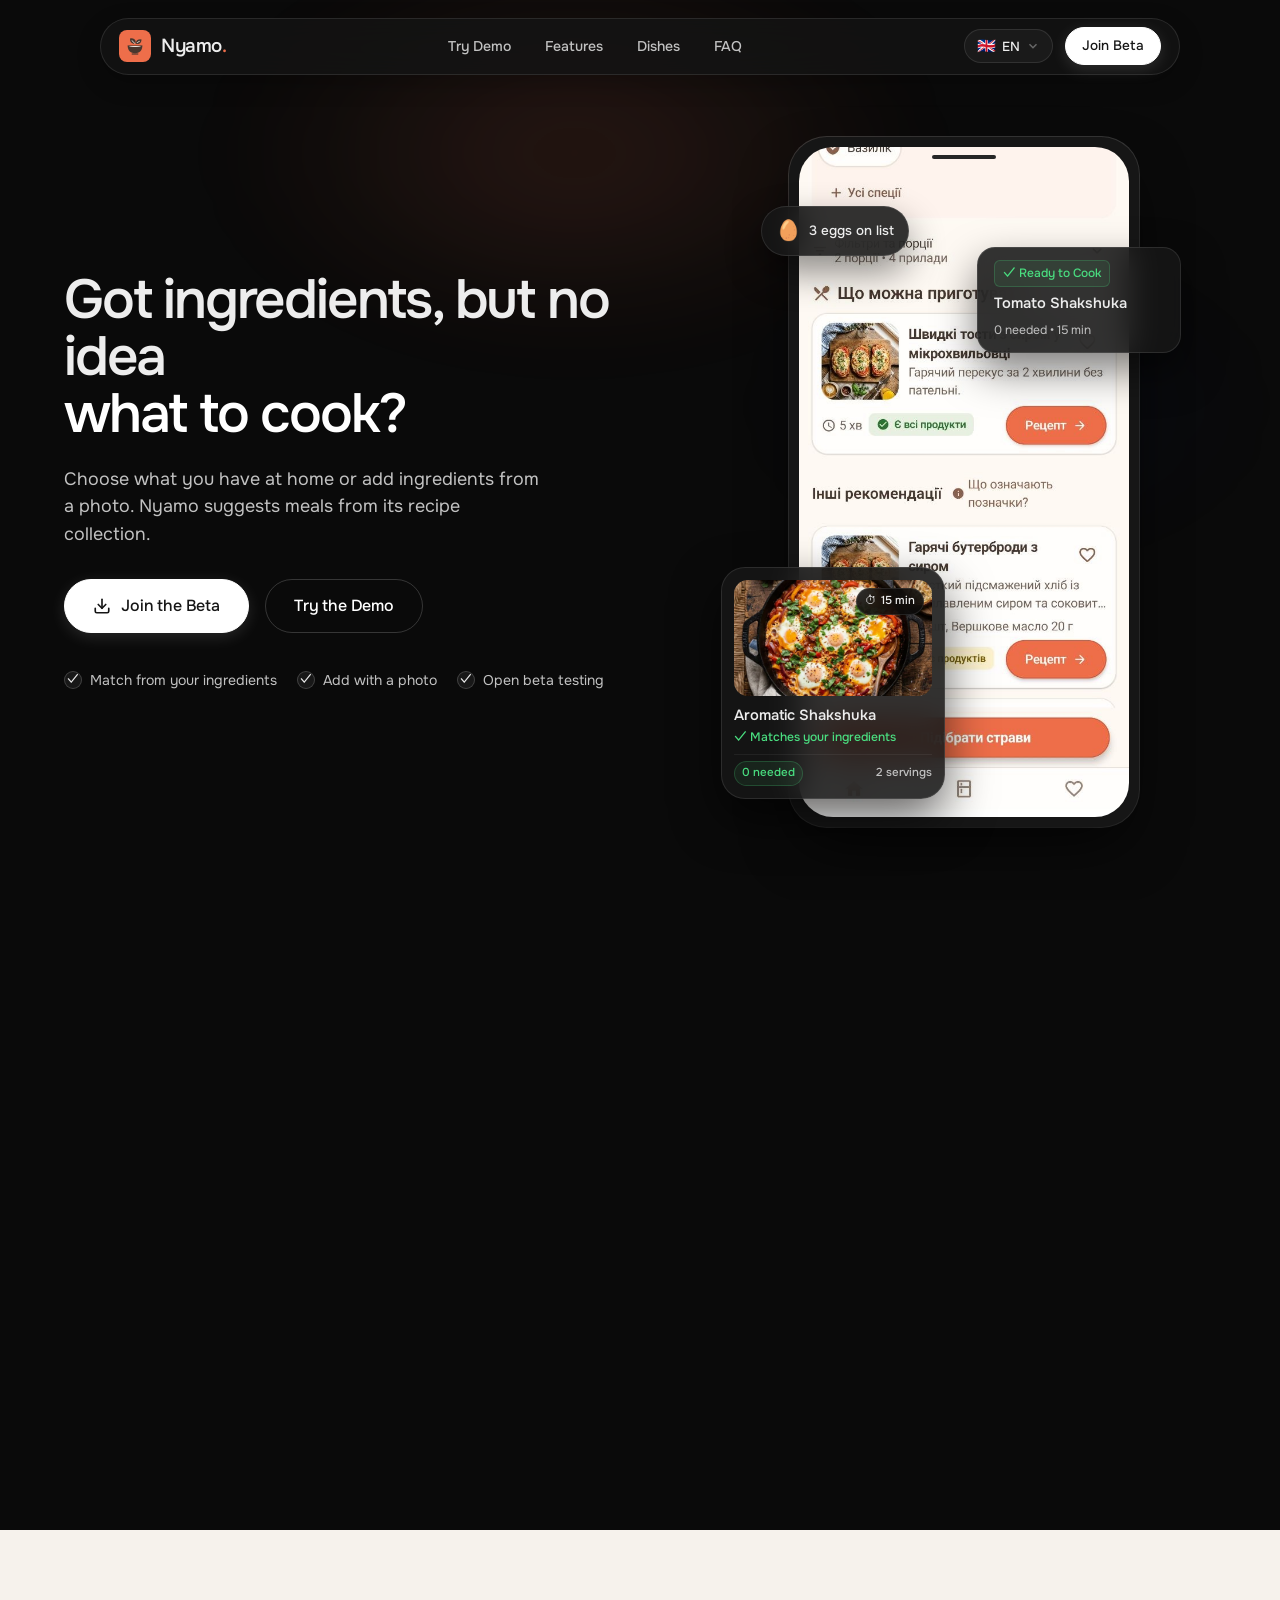
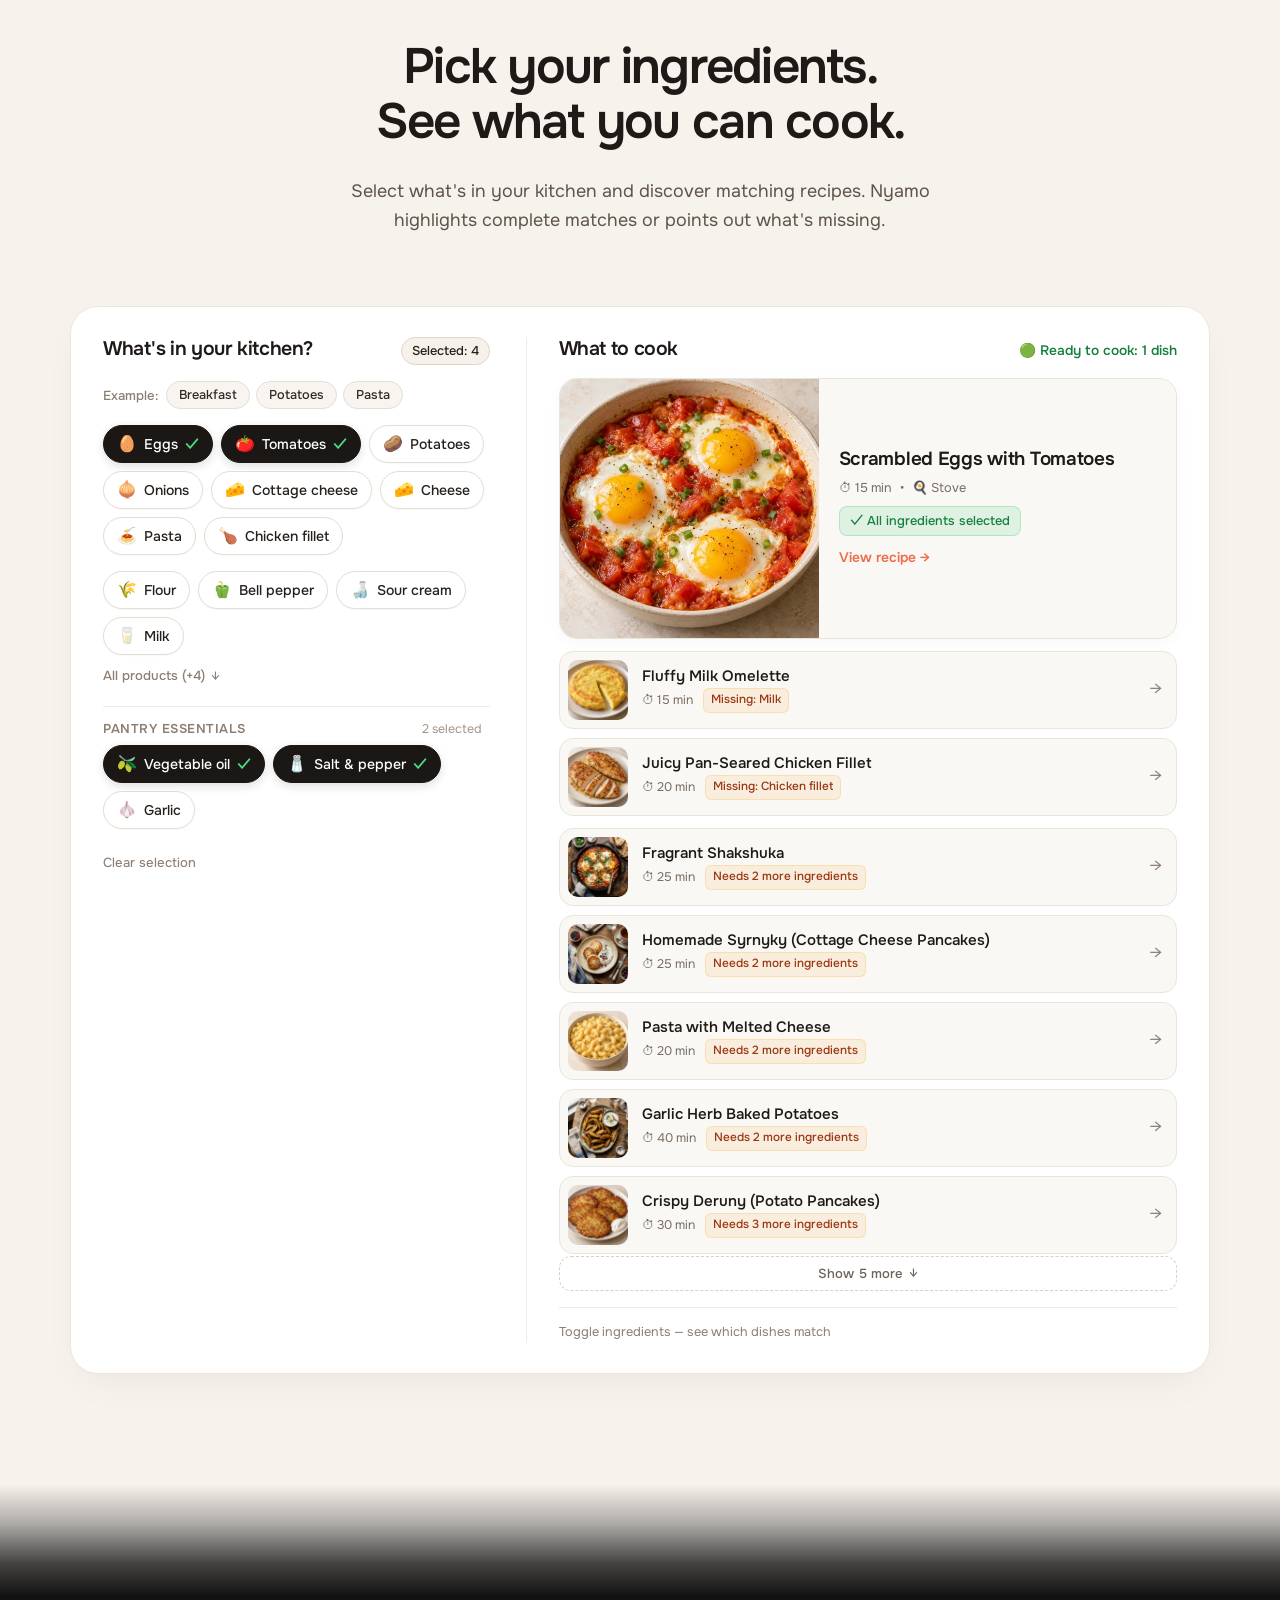
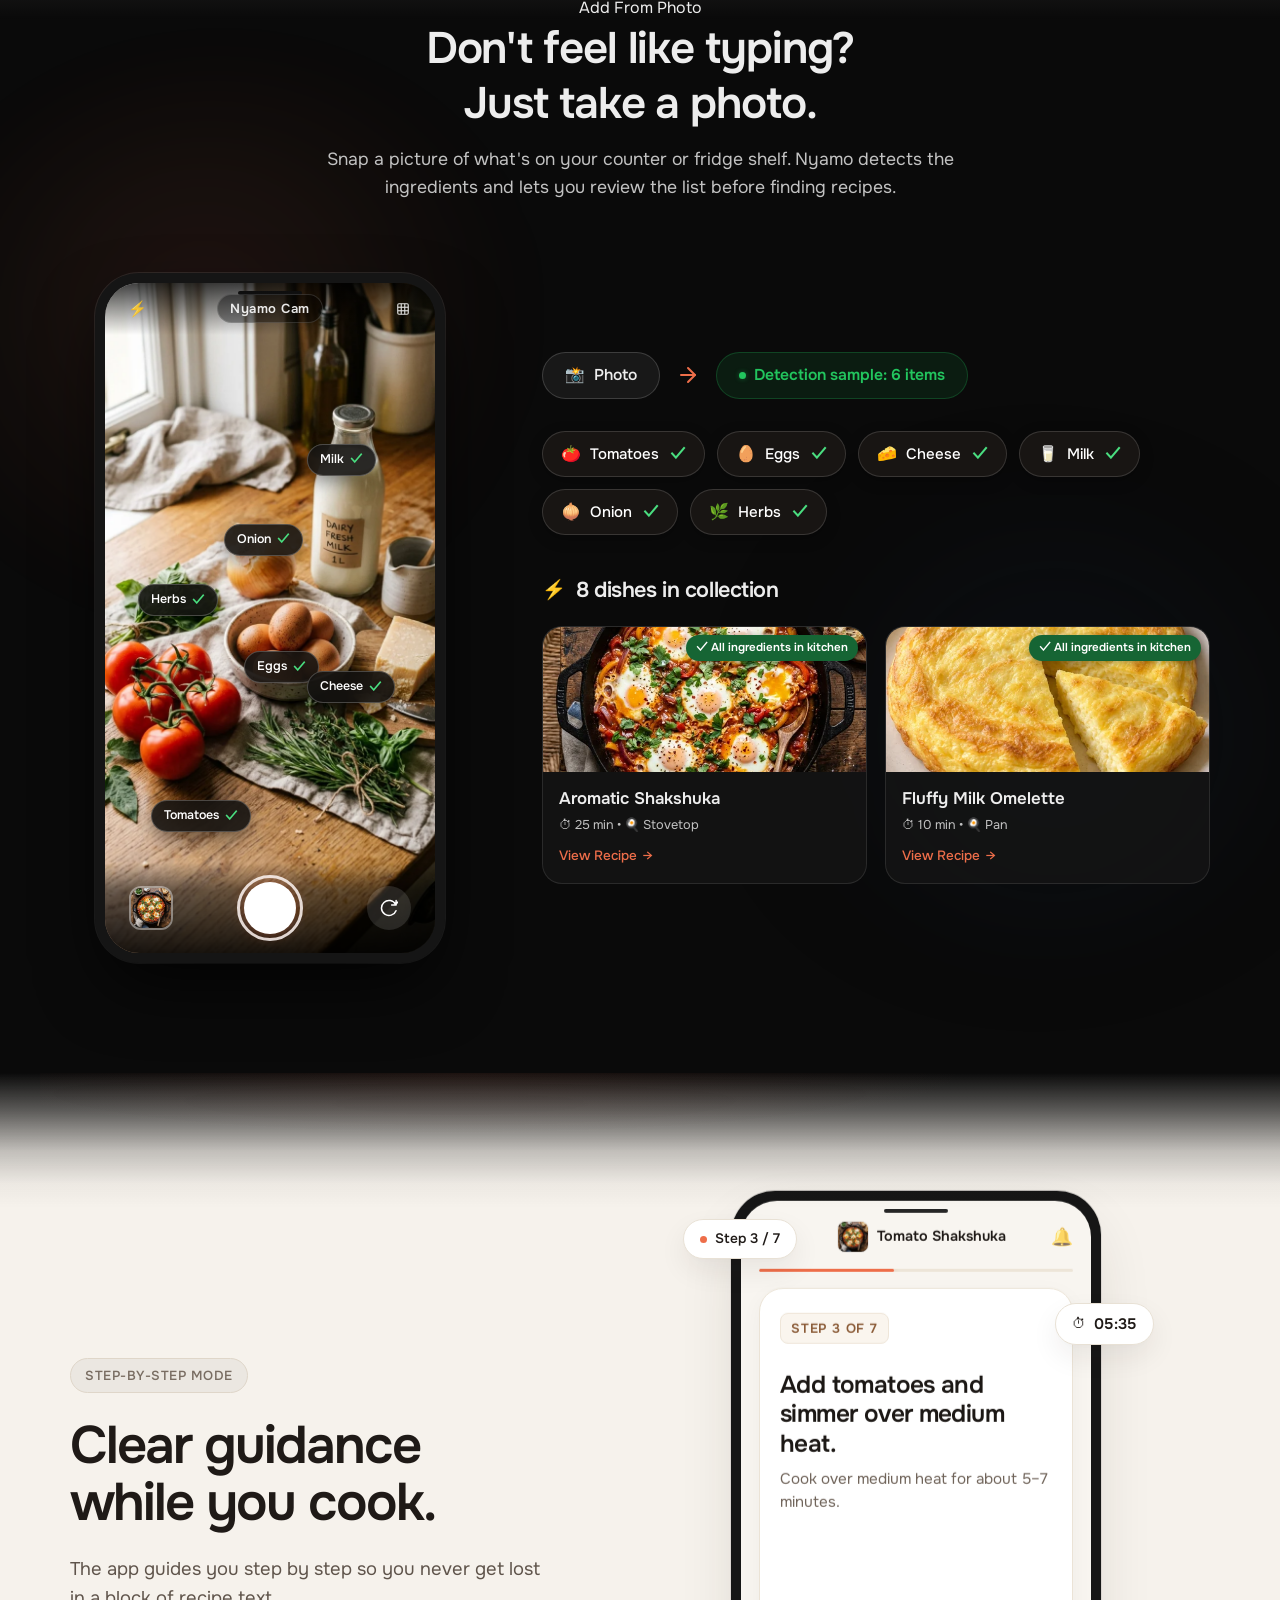
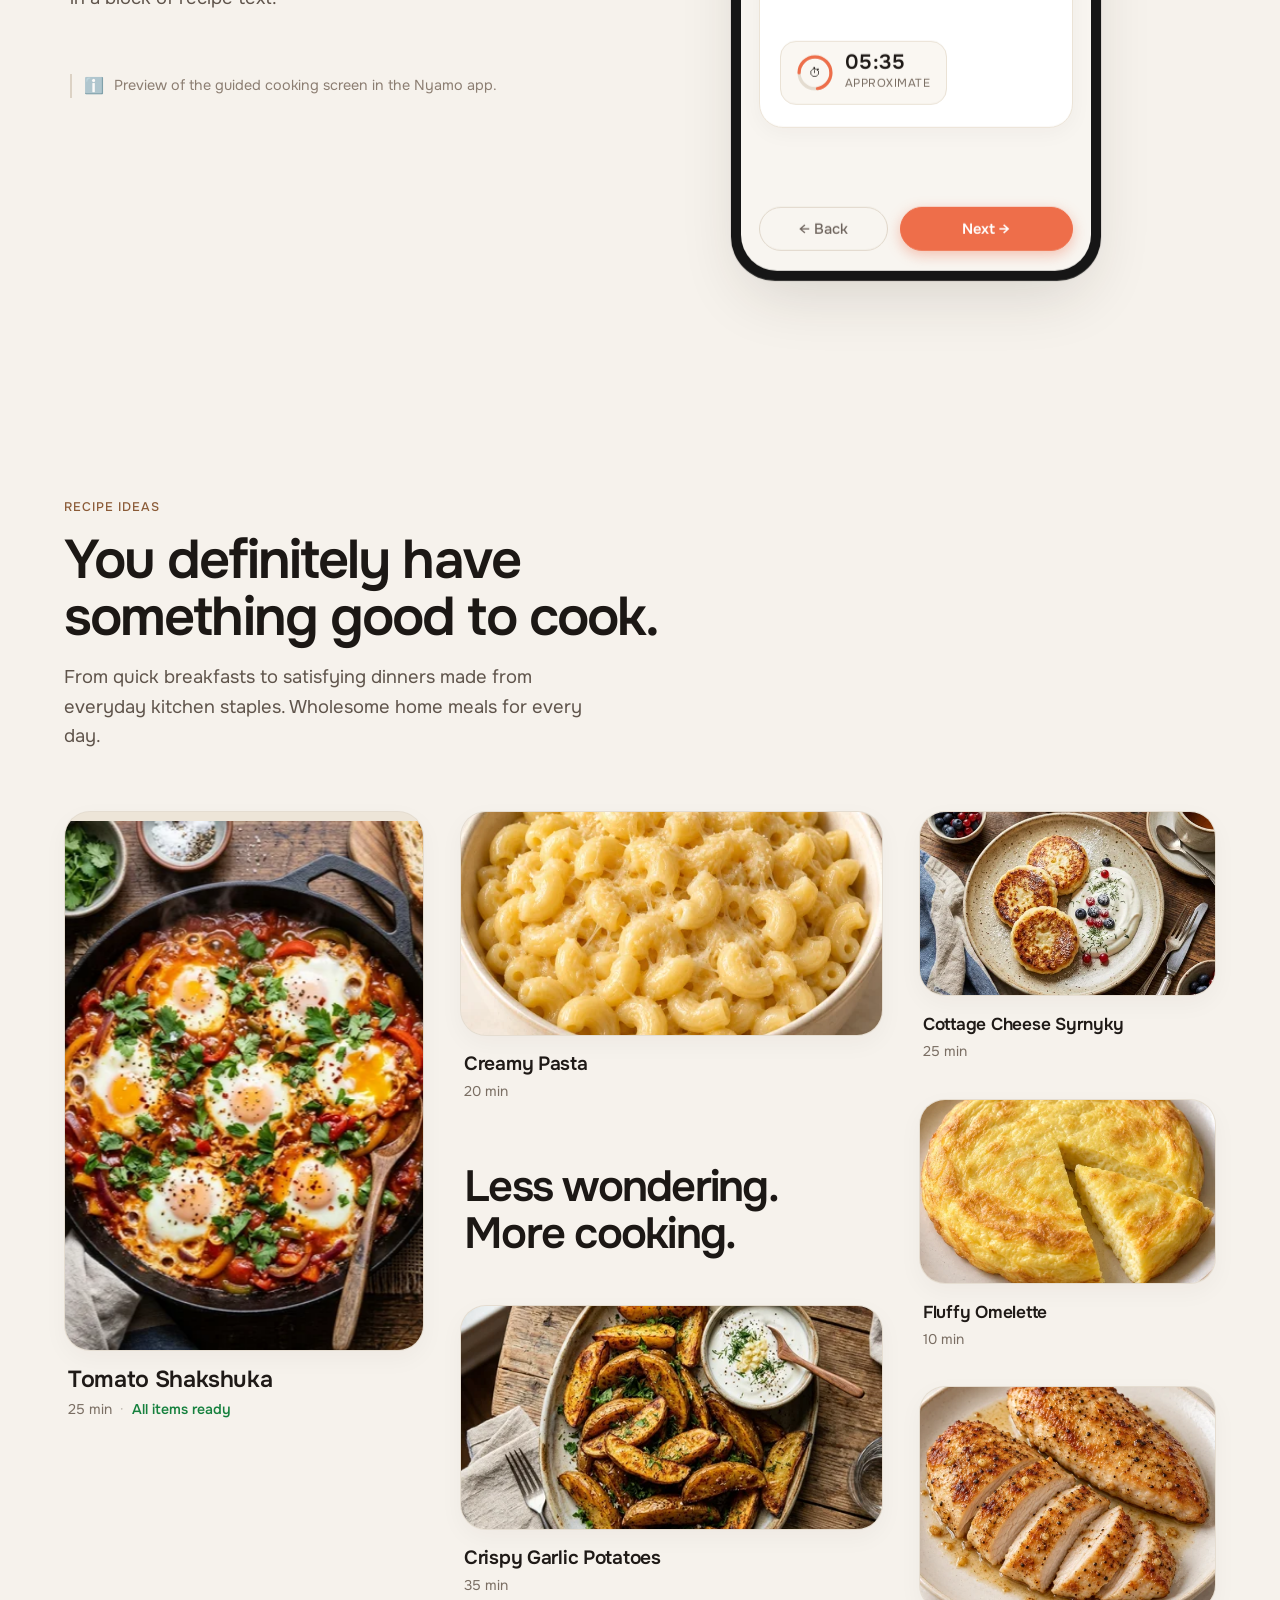
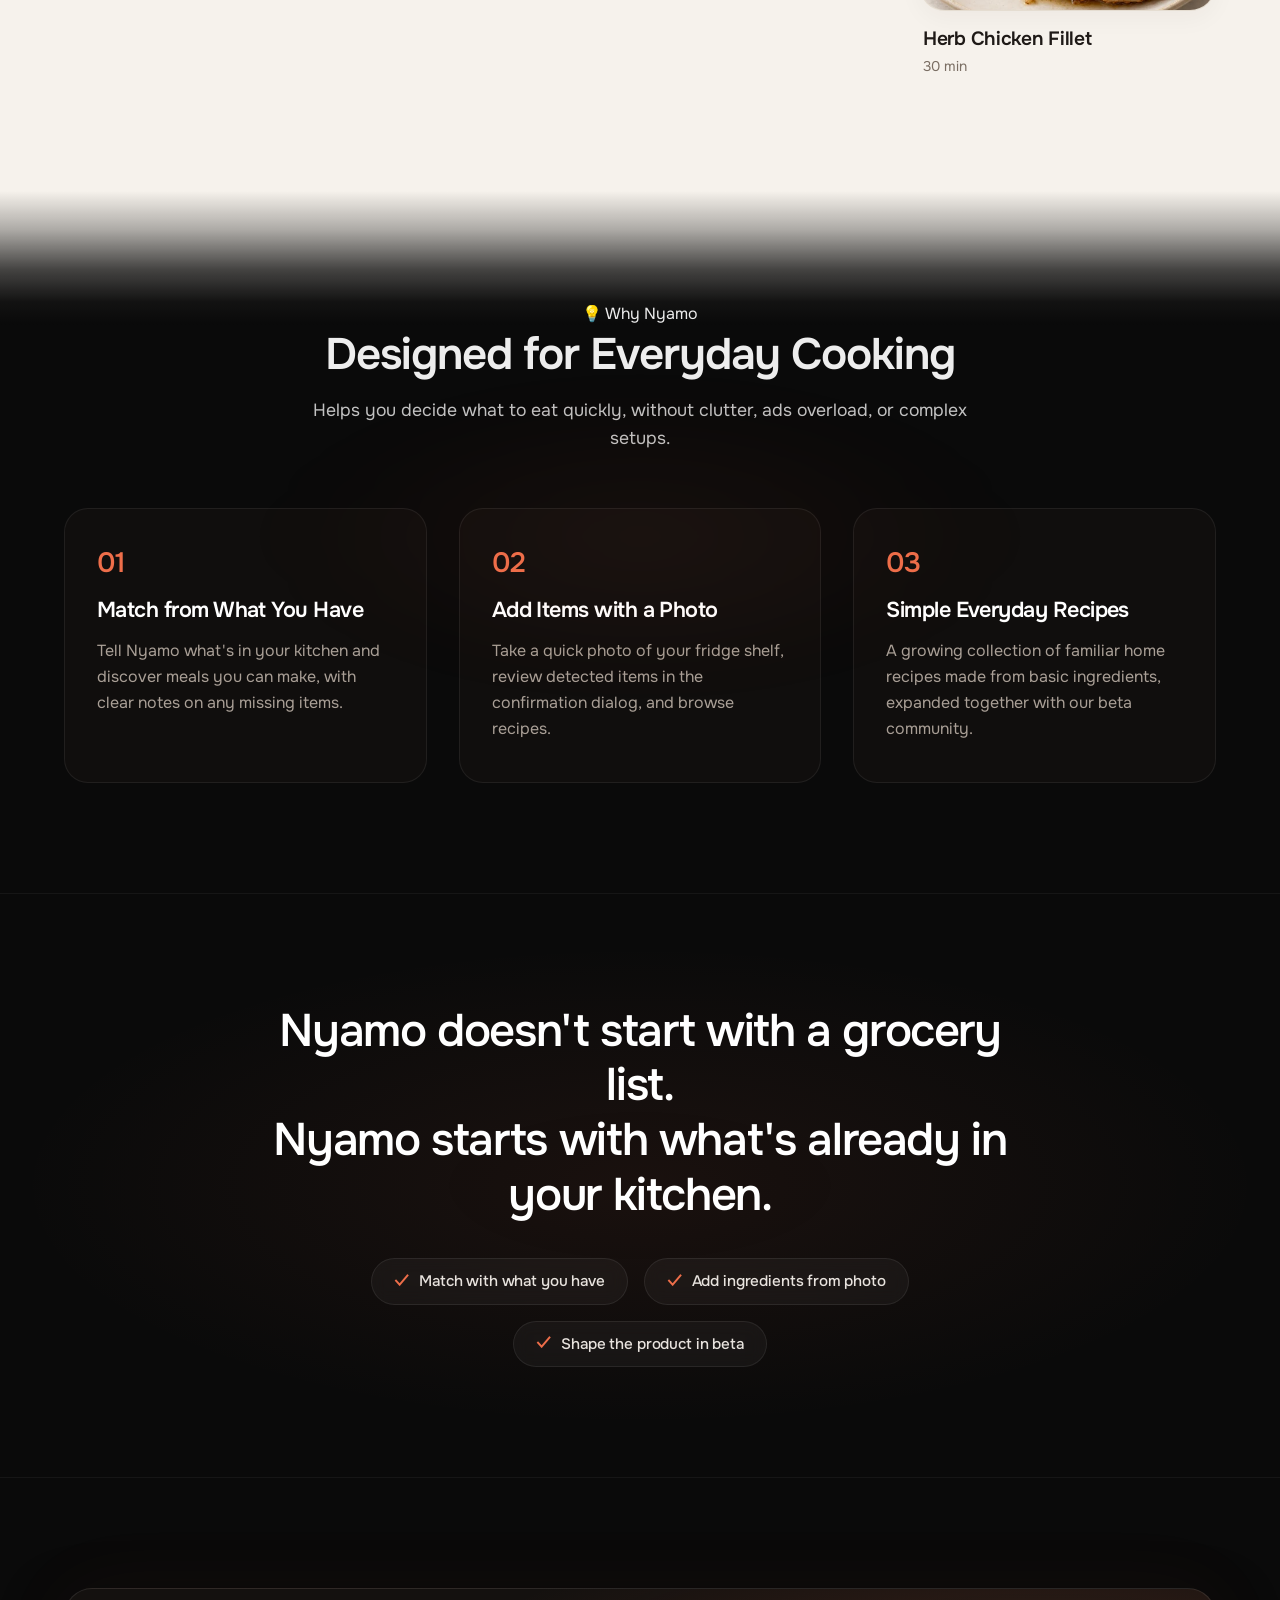
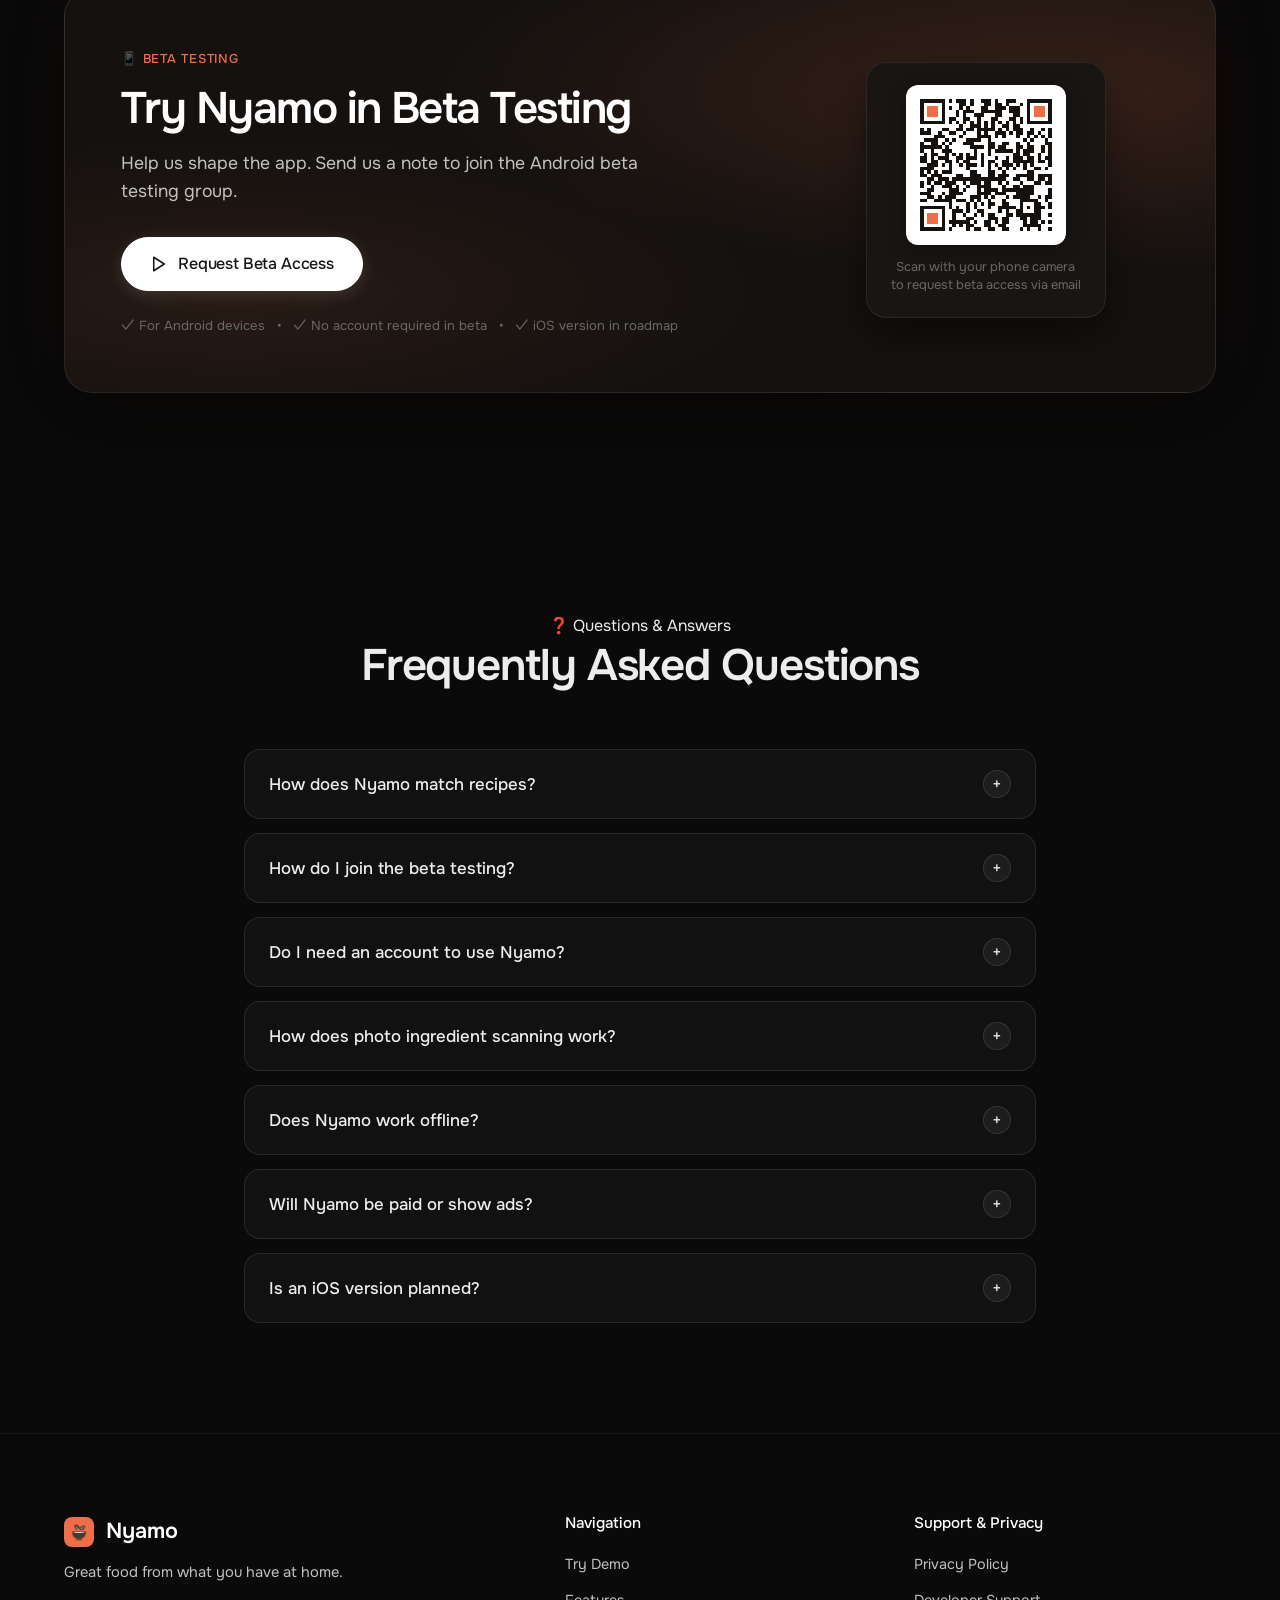
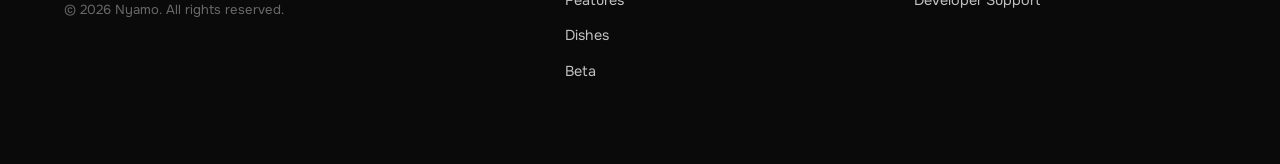
<file: index.html>
<!DOCTYPE html>
<html lang="uk">
<head>
  <meta charset="UTF-8">
  <meta name="viewport" content="width=device-width, initial-scale=1.0">
  <title>Nyamo — Пошук страв із твоїх продуктів | Бета-тестування</title>
  
  <meta name="description" content="Nyamo допомагає знайти ідеї смачних страв із продуктів, які вже є вдома або на фото. Простий підбір страв, збереження прогресу та відкрите бета-тестування.">
  <meta name="keywords" content="Nyamo, Нямо, що приготувати, рецепти з продуктів, підбір страв, бета-тестування, рецепти за фото, кулінарний помічник">
  <meta name="author" content="NeoFlux Technologies">
  <meta name="theme-color" content="#0a0a0a">

  <!-- Open Graph / Facebook -->
  <meta property="og:type" content="website">
  <meta property="og:url" content="https://nyamo.app/">
  <meta property="og:title" content="Nyamo — Пошук страв із твоїх продуктів | Бета-тестування">
  <meta property="og:description" content="Знаходь ідеї смачних страв із продуктів, які вже є вдома або на фото. Простий підбір страв, збереження прогресу та відкрите бета-тестування.">
  <meta property="og:image" content="assets/images/feature-graphic-1024x500.png">

  <!-- Twitter -->
  <meta name="twitter:card" content="summary_large_image">
  <meta name="twitter:title" content="Nyamo — Пошук страв із твоїх продуктів">
  <meta name="twitter:description" content="Знаходь ідеї смачних страв із продуктів, які вже є вдома або на фото. Простий підбір страв та відкрите бета-тестування.">
  <meta name="twitter:image" content="assets/images/feature-graphic-1024x500.png">

  <!-- Favicon -->
  <link rel="icon" type="image/png" href="assets/images/icon-512.png">

  <!-- Fonts: Onest (Multilingual with full Ukrainian Cyrillic support) -->
  <link rel="preconnect" href="https://fonts.googleapis.com">
  <link rel="preconnect" href="https://fonts.gstatic.com" crossorigin>
  <link href="https://fonts.googleapis.com/css2?family=Onest:wght@400..700&display=swap" rel="stylesheet">

  <link rel="stylesheet" href="styles.css">
</head>
<body class="theme-dimension">

  <!-- Navigation -->
  <header class="site-header" id="header">
    <div class="header-container">
      <a href="#" class="brand-logo" aria-label="Nyamo Головна">
        <img src="assets/images/icon-512.png" alt="Логотип Nyamo" class="brand-icon">
        <span class="brand-text">Nyamo<span class="brand-dot">.</span></span>
      </a>

      <nav class="desktop-nav" aria-label="Головне меню" id="desktopNav">
        <span class="nav-active-pill" id="navActivePill" aria-hidden="true"></span>
        <a href="#interactive-demo" class="nav-link" data-i18n="nav.demo">Спробувати демо</a>
        <a href="#features" class="nav-link" data-i18n="nav.features">Можливості</a>
        <a href="#food-discovery" class="nav-link" data-i18n="nav.recipes">Страви</a>
        <a href="#faq" class="nav-link" data-i18n="nav.faq">FAQ</a>
      </nav>

      <div class="header-actions">
        <!-- Language Switcher -->
        <div class="lang-selector" id="langSelector">
          <button class="lang-btn" id="langDropdownBtn" aria-label="Оберіть мову" aria-expanded="false">
            <span class="lang-current-flag">🇺🇦</span>
            <span class="lang-current-code">UA</span>
            <svg class="lang-arrow" viewBox="0 0 24 24" width="14" height="14" fill="none" stroke="currentColor" stroke-width="2.5"><polyline points="6 9 12 15 18 9"></polyline></svg>
          </button>
          <div class="lang-dropdown" id="langDropdown">
            <button class="lang-option active" data-lang="uk">
              <span class="flag">🇺🇦</span>
              <span class="name">Українська</span>
            </button>
            <button class="lang-option" data-lang="pl">
              <span class="flag">🇵🇱</span>
              <span class="name">Polski</span>
            </button>
            <button class="lang-option" data-lang="en">
              <span class="flag">🇬🇧</span>
              <span class="name">English</span>
            </button>
          </div>
        </div>

        <a href="#download" class="btn btn-primary btn-sm header-cta" data-i18n="nav.download">
          <svg class="btn-icon" viewBox="0 0 24 24" fill="none" stroke="currentColor" stroke-width="2" stroke-linecap="round" stroke-linejoin="round">
            <path d="M21 15v4a2 2 0 0 1-2 2H5a2 2 0 0 1-2-2v-4"></path>
            <polyline points="7 10 12 15 17 10"></polyline>
            <line x1="12" y1="15" x2="12" y2="3"></line>
          </svg>
          Долучитися до бети
        </a>
        <button class="menu-toggle" id="menuToggle" aria-label="Відкрити меню" aria-expanded="false">
          <span class="hamburger-line"></span>
          <span class="hamburger-line"></span>
          <span class="hamburger-line"></span>
        </button>
      </div>
    </div>

    <!-- Mobile Navigation Drawer -->
    <div class="mobile-drawer" id="mobileDrawer">
      <nav class="mobile-nav" aria-label="Мобільне меню">
        <div class="mobile-lang-row">
          <span class="mobile-lang-label">Мова / Language:</span>
          <div class="mobile-lang-buttons">
            <button class="mobile-lang-btn active" data-lang="uk">🇺🇦 UA</button>
            <button class="mobile-lang-btn" data-lang="pl">🇵🇱 PL</button>
            <button class="mobile-lang-btn" data-lang="en">🇬🇧 EN</button>
          </div>
        </div>
        <a href="#interactive-demo" class="mobile-nav-link" data-i18n="nav.demo">Спробувати демо</a>
        <a href="#features" class="mobile-nav-link" data-i18n="nav.features">Можливості</a>
        <a href="#food-discovery" class="mobile-nav-link" data-i18n="nav.recipes">Страви</a>
        <a href="#faq" class="mobile-nav-link" data-i18n="nav.faq">FAQ</a>
        <div class="mobile-nav-footer">
          <a href="#download" class="btn btn-primary btn-block" data-i18n="hero.ctaDownload">Долучитися до бета-тестування</a>
        </div>
      </nav>
    </div>
  </header>

  <main>
    <!-- Hero Pinned Wrapper (Controlled scroll distance for background transition) -->
    <div class="hero-pinned-wrapper" id="heroPinnedWrapper">
      <!-- Hero Section (Sticky during transition) -->
      <section class="hero-section" id="hero">
        <!-- Local Background Stage Canvas (Continuously scrolling from dark to cream) -->
        <div class="hero-stage-bg" aria-hidden="true">
          <div class="hero-scroll-canvas" id="heroScrollCanvas">
            <div class="canvas-segment canvas-segment--dark" id="heroBgDark">
              <div class="scene-glow-layer hero-glow-layer">
                <div class="glow-orb glow-orb--warm"></div>
                <div class="glow-orb glow-orb--cool"></div>
              </div>
            </div>
            <div class="canvas-segment canvas-segment--transition"></div>
            <div class="canvas-segment canvas-segment--cream" id="heroBgCream"></div>
          </div>
        </div>

        <div class="container hero-grid">
        <div class="hero-content">
          <h1 class="hero-title" data-i18n="hero.title">
            Є продукти, але не знаєш,<br>
            <span class="text-highlight">що приготувати?</span>
          </h1>

          <p class="hero-subtitle" data-i18n="hero.subtitle">
            Обери продукти, які маєш, або додай їх за допомогою фото. Nyamo запропонує страви з каталогу рецептів.
          </p>

          <div class="hero-cta-group">
            <a href="#download" class="btn btn-primary btn-lg">
              <svg class="btn-icon" viewBox="0 0 24 24" fill="none" stroke="currentColor" stroke-width="2.2" stroke-linecap="round" stroke-linejoin="round">
                <path d="M21 15v4a2 2 0 0 1-2 2H5a2 2 0 0 1-2-2v-4"></path>
                <polyline points="7 10 12 15 17 10"></polyline>
                <line x1="12" y1="15" x2="12" y2="3"></line>
              </svg>
              <span data-i18n="hero.ctaDownload">Долучитися до бета-тестування</span>
            </a>

            <a href="#interactive-demo" class="btn btn-secondary btn-lg">
              <span data-i18n="hero.ctaDemo">Спробувати демо</span>
            </a>
          </div>

          <div class="hero-trust-row">
            <div class="trust-pill">
              <span class="trust-icon">✓</span>
              <span data-i18n="hero.trustFree">Підбір за твоїми продуктами</span>
            </div>
            <div class="trust-pill">
              <span class="trust-icon">✓</span>
              <span data-i18n="hero.trustOffline">Додавання за фото</span>
            </div>
            <div class="trust-pill">
              <span class="trust-icon">✓</span>
              <span data-i18n="hero.trustRecipes">Відкрите бета-тестування</span>
            </div>
          </div>
        </div>

        <div class="hero-visual">
          <div class="phone-mockup-wrapper">
            <!-- Floating Element 1: Food Photography Plate Showcase Card -->
            <div class="hero-food-plate" id="heroFoodPlate">
              <div class="food-plate-img-wrapper">
                <img src="assets/images/dishes/recipe_shakshuka.webp" alt="Гаряча домашня шакшука" class="food-plate-img" loading="eager">
                <div class="food-plate-tag">
                  <span>⏱</span>
                  <span data-i18n="hero.foodCardTime">15 хв</span>
                </div>
              </div>
              <div class="food-plate-details">
                <strong class="food-plate-title" data-i18n="hero.foodCardTitle">Ароматна шакшука</strong>
                <p class="food-plate-subtitle" data-i18n="hero.foodCardStatus">✓ Підходить за списком продуктів</p>
                <div class="food-plate-meta">
                  <span class="badge-mini-green" data-i18n="hero.foodCardMissing">0 докуплено</span>
                  <span class="badge-mini-servings" data-i18n="hero.foodCardServings">2 порції</span>
                </div>
              </div>
            </div>

            <!-- Floating Element 2: Compact Supporting Pill -->
            <div class="floating-card floating-pill-compact">
              <span class="floating-emoji">🥚</span>
              <strong data-i18n="hero.badgeEggsPill">3 яйця у списку</strong>
            </div>

            <!-- Floating Element 3: Recipe Status Card -->
            <div class="floating-card floating-card-status">
              <div class="floating-status-header">
                <span class="floating-badge-status status-can-cook" data-i18n="hero.badgeCanCook">✓ Можна приготувати</span>
              </div>
              <p class="floating-status-title" data-i18n="hero.badgeShakshuka">Шакшука з томатами</p>
              <div class="floating-status-meta">
                <span data-i18n="hero.foodCardMissing">0 докуплено</span> • <span data-i18n="hero.foodCardTime">15 хв</span>
              </div>
            </div>

            <!-- Realistic Smartphone Frame -->
            <div class="phone-frame">
              <div class="phone-speaker"></div>
              <div class="phone-screen">
                <img src="assets/images/screenshots/03-recommendations.jpg" alt="Інтерфейс додатку Nyamo — список рекомендацій" class="screen-img">
              </div>
            </div>
          </div>
        </div>
      </div>
    </section>
  </div>

    <!-- Interactive Ingredient Playground Section (Warm Cream Canvas) -->
    <section class="section playground-section" id="interactive-demo">
      <div class="container">
        <div class="section-header text-center">
          <h2 class="section-title reveal-item" data-i18n="playground.title">
            Обери продукти.<br>
            Подивись, що можна приготувати.
          </h2>
          <p class="section-description reveal-item reveal-delay-1" data-i18n="playground.desc">
            Познач, що є вдома, і подивись варіанти страв із каталогу. Nyamo покаже точний збіг або чого саме не вистачає.
          </p>
        </div>

        <div class="playground-card reveal-item reveal-delay-2">
          <div class="playground-split">
            <!-- Left Column: Products Selection (~35%) -->
            <div class="playground-col playground-col-left">
              <div class="demo-col-header">
                <h3 class="demo-col-title" data-i18n="playground.fridgeTitle">Що є вдома?</h3>
                <span class="selected-count" id="selectedCount">Вибрано: 0</span>
              </div>

              <!-- Presets Row -->
              <div class="preset-buttons-row">
                <span class="preset-label" data-i18n="playground.presetLabel">Приклад:</span>
                <div class="preset-buttons">
                  <button type="button" class="preset-btn" data-preset="breakfast" data-i18n="playground.presetBreakfast">Сніданок</button>
                  <button type="button" class="preset-btn" data-preset="potato" data-i18n="playground.presetPotato">Картопля</button>
                  <button type="button" class="preset-btn" data-preset="pasta" data-i18n="playground.presetPasta">Паста</button>
                </div>
              </div>

              <!-- Primary Chips Subgrid (~8 most relevant items) -->
              <div class="chips-subgrid" id="chipsContainerMain">
                <!-- Generated by app.js -->
              </div>

              <!-- Expandable Extra Chips (+4 items) -->
              <div class="chips-extra-wrapper" id="chipsExtraWrapper">
                <div class="chips-subgrid chips-subgrid-extra" id="chipsContainerExtra" hidden>
                  <!-- Generated by app.js -->
                </div>
                <button type="button" class="btn-toggle-chips" id="toggleAllIngredients" aria-expanded="false">
                  <span id="toggleAllIngredientsText">Усі продукти (+4)</span>
                  <span class="toggle-chips-arrow" aria-hidden="true">↓</span>
                </button>
              </div>

              <!-- Pantry Essentials Group (Oil, Salt, Garlic) -->
              <div class="pantry-group" id="pantryGroup">
                <button type="button" class="pantry-header-btn" id="togglePantryBtn" aria-expanded="true">
                  <span class="pantry-title" data-i18n="playground.pantryTitle">Базові продукти</span>
                  <span class="pantry-status" id="pantryStatus"></span>
                  <span class="pantry-arrow" aria-hidden="true">▾</span>
                </button>
                <div class="chips-subgrid chips-pantry-grid" id="chipsContainerPantry">
                  <!-- Generated by app.js -->
                </div>
              </div>

              <!-- Bottom Reset Action -->
              <div class="demo-col-footer">
                <button type="button" class="btn-clear-selection" id="resetIngredients" data-i18n="playground.presetReset">
                  Очистити вибір
                </button>
              </div>
            </div>

            <!-- Right Column: Matching Results (~65%) -->
            <div class="playground-col playground-col-right">
              <div class="demo-col-header">
                <h3 class="demo-col-title" data-i18n="playground.resultsTitle">Що приготувати</h3>
                <p class="results-summary" id="resultsSummary"></p>
              </div>

              <!-- Recommendations Container -->
              <div class="recommendations-container" id="recommendationsContainer">
                <!-- Primary Recommendation Card (Hero) -->
                <div class="primary-recommendation-slot" id="primaryRecommendation">
                  <!-- Rendered by app.js -->
                </div>

                <!-- Secondary Recommendations (2 compact horizontal rows) -->
                <div class="secondary-recommendations-list" id="secondaryRecommendations">
                  <!-- Rendered by app.js -->
                </div>

                <!-- Expandable Remaining Recipes (Compact rows) -->
                <div class="more-recommendations-wrapper" id="moreRecommendationsWrapper">
                  <div class="secondary-recommendations-list more-recommendations-list" id="moreRecommendations" hidden>
                    <!-- Rendered by app.js -->
                  </div>
                  <button type="button" class="btn-more-recipes" id="toggleMoreRecipes" aria-expanded="false" hidden>
                    <span id="toggleMoreRecipesText">Показати ще страви</span>
                    <span class="more-recipes-arrow" aria-hidden="true">↓</span>
                  </button>
                </div>
              </div>

              <!-- Hint below results -->
              <div class="results-hint-row">
                <span class="results-hint-text" data-i18n="playground.resultsHint">
                  Змінюй продукти — дивись, які страви підходять
                </span>
              </div>
            </div>
          </div>
        </div>
      </div>
    </section>

    <!-- Camera Scanning Section (Dark Cinematic Canvas) -->
    <section class="section camera-section" id="camera-scan">
      <!-- Atmospheric Transition Apron (Warm Cream -> Dark Cinematic Canvas) -->
      <div class="scene-transition-apron apron--to-dark" aria-hidden="true"></div>

      <!-- Atmospheric Background Glow Layer (Parallax target) -->
      <div class="scene-glow-layer camera-glow-layer" aria-hidden="true">
        <div class="glow-orb glow-orb--warm"></div>
        <div class="glow-orb glow-orb--cool"></div>
      </div>

      <div class="container">
        <!-- Section Header -->
        <div class="section-header text-center">
          <div class="section-badge" data-i18n="camera.tag">Додавання за фото</div>
          <h2 class="section-title" data-i18n="camera.title">
            Не хочеш додавати вручну?<br>
            Просто сфотографуй.
          </h2>
          <p class="section-description" data-i18n="camera.desc">
            Сфотографуй те, що маєш на поличці чи на столі. Nyamo запропонує список продуктів для перевірки перед підбором страв.
          </p>
        </div>

        <!-- Large Two-Part Composition Grid -->
        <div class="camera-composition-grid">
          <!-- LEFT: Large Phone Mockup with Nyamo Camera Interface -->
          <div class="camera-mockup-col">
            <div class="camera-mockup-wrapper">
              <div class="phone-frame camera-phone-frame">
                <div class="phone-speaker"></div>
                <div class="phone-screen camera-phone-screen">
                  <div class="camera-viewfinder">
                    <!-- Top Camera Bar -->
                    <div class="camera-top-bar">
                      <button class="cam-tool-btn" aria-label="Flash" type="button">⚡️</button>
                      <div class="cam-brand-badge">Nyamo Cam</div>
                      <button class="cam-tool-btn" aria-label="Grid" type="button">
                        <svg width="14" height="14" viewBox="0 0 24 24" fill="none" stroke="currentColor" stroke-width="2">
                          <rect x="3" y="3" width="18" height="18" rx="2"></rect>
                          <line x1="9" y1="3" x2="9" y2="21"></line>
                          <line x1="15" y1="3" x2="15" y2="21"></line>
                          <line x1="3" y1="9" x2="21" y2="9"></line>
                          <line x1="3" y1="15" x2="21" y2="15"></line>
                        </svg>
                      </button>
                    </div>

                    <!-- Viewfinder Preview Area -->
                    <div class="camera-preview-area">
                      <img src="assets/images/camera-counter-ingredients.webp" alt="Продукти на кухонній стільниці у видошукачі Nyamo" class="camera-photo-bg" loading="lazy">
                      
                      <!-- Subtle Scan Beam (Runs once on scroll entrance) -->
                      <div class="camera-scan-line" aria-hidden="true"></div>

                      <!-- Native Floating Recognition Badges (Timed to scan sweep) -->
                      <div class="cam-detect-label cam-label-milk" style="--delay: 0.35s;">
                        <span class="cam-label-name" data-i18n="camera.labelMilk">Молоко</span>
                        <span class="cam-label-check">✓</span>
                      </div>

                      <div class="cam-detect-label cam-label-onion" style="--delay: 0.48s;">
                        <span class="cam-label-name" data-i18n="camera.labelOnion">Цибуля</span>
                        <span class="cam-label-check">✓</span>
                      </div>

                      <div class="cam-detect-label cam-label-herbs" style="--delay: 0.62s;">
                        <span class="cam-label-name" data-i18n="camera.labelHerbs">Зелень</span>
                        <span class="cam-label-check">✓</span>
                      </div>

                      <div class="cam-detect-label cam-label-eggs" style="--delay: 0.74s;">
                        <span class="cam-label-name" data-i18n="camera.labelEggs">Яйця</span>
                        <span class="cam-label-check">✓</span>
                      </div>

                      <div class="cam-detect-label cam-label-cheese" style="--delay: 0.88s;">
                        <span class="cam-label-name" data-i18n="camera.labelCheese">Сир</span>
                        <span class="cam-label-check">✓</span>
                      </div>

                      <div class="cam-detect-label cam-label-tomatoes" style="--delay: 1.02s;">
                        <span class="cam-label-name" data-i18n="camera.labelTomatoes">Помідори</span>
                        <span class="cam-label-check">✓</span>
                      </div>
                    </div>

                    <!-- Bottom Camera Controls -->
                    <div class="camera-bottom-bar">
                      <div class="cam-thumb-preview">
                        <img src="assets/images/dishes/recipe_shakshuka.webp" alt="Галерея" class="cam-thumb-img">
                      </div>
                      <div class="cam-shutter-ring">
                        <div class="cam-shutter-btn"></div>
                      </div>
                      <button class="cam-flip-btn" aria-label="Flip camera" type="button">
                        <svg width="18" height="18" viewBox="0 0 24 24" fill="none" stroke="currentColor" stroke-width="2" stroke-linecap="round" stroke-linejoin="round">
                          <path d="M21.5 2v6h-6M21.34 15.57a10 10 0 1 1-.57-8.38l5.67-5.67"/>
                        </svg>
                      </button>
                    </div>
                  </div>
                </div>
              </div>
            </div>
          </div>

          <!-- RIGHT: Workflow Transformation & Instant Results -->
          <div class="camera-workflow-col">
            <div class="camera-workflow-panel">
              <!-- Workflow Step Progression -->
              <div class="workflow-flow-bar">
                <div class="workflow-source-tag">
                  <span class="workflow-icon">📸</span>
                  <span data-i18n="camera.flowPhoto">Фото</span>
                </div>
                <div class="workflow-flow-arrow" aria-hidden="true">
                  <svg width="24" height="24" viewBox="0 0 24 24" fill="none" stroke="currentColor" stroke-width="2" stroke-linecap="round" stroke-linejoin="round">
                    <line x1="5" y1="12" x2="19" y2="12"></line>
                    <polyline points="12 5 19 12 12 19"></polyline>
                  </svg>
                </div>
                <div class="workflow-result-badge">
                  <span class="workflow-dot"></span>
                  <span data-i18n="camera.flowDetected">Приклад розпізнавання: 6 продуктів</span>
                </div>
              </div>

              <!-- Detected Ingredients Chips Grid -->
              <div class="scan-detected-chips">
                <div class="scan-detected-chip" style="--chip-delay: 0.70s;">
                  <span class="chip-emoji">🍅</span>
                  <span class="chip-title" data-i18n="camera.labelTomatoes">Помідори</span>
                  <span class="chip-status-check">✓</span>
                </div>
                <div class="scan-detected-chip" style="--chip-delay: 0.78s;">
                  <span class="chip-emoji">🥚</span>
                  <span class="chip-title" data-i18n="camera.labelEggs">Яйця</span>
                  <span class="chip-status-check">✓</span>
                </div>
                <div class="scan-detected-chip" style="--chip-delay: 0.86s;">
                  <span class="chip-emoji">🧀</span>
                  <span class="chip-title" data-i18n="camera.labelCheese">Сир</span>
                  <span class="chip-status-check">✓</span>
                </div>
                <div class="scan-detected-chip" style="--chip-delay: 0.94s;">
                  <span class="chip-emoji">🥛</span>
                  <span class="chip-title" data-i18n="camera.labelMilk">Молоко</span>
                  <span class="chip-status-check">✓</span>
                </div>
                <div class="scan-detected-chip" style="--chip-delay: 1.02s;">
                  <span class="chip-emoji">🧅</span>
                  <span class="chip-title" data-i18n="camera.labelOnion">Цибуля</span>
                  <span class="chip-status-check">✓</span>
                </div>
                <div class="scan-detected-chip" style="--chip-delay: 1.10s;">
                  <span class="chip-emoji">🌿</span>
                  <span class="chip-title" data-i18n="camera.labelHerbs">Зелень</span>
                  <span class="chip-status-check">✓</span>
                </div>
              </div>

              <!-- Ready Dishes Preview Block -->
              <div class="scan-ready-block">
                <div class="scan-ready-header">
                  <span class="scan-ready-badge-icon">⚡️</span>
                  <h3 class="scan-ready-title" data-i18n="camera.readyDishes">8 страв у каталозі</h3>
                </div>

                <div class="scan-recipes-pair">
                  <!-- Recipe Card 1: Shakshuka -->
                  <div class="scan-recipe-card" data-open-recipe="shakshuka" role="button" tabindex="0">
                    <div class="scan-card-thumb">
                      <img src="assets/images/dishes/recipe_shakshuka.webp" alt="Шакшука" class="scan-card-img" loading="lazy">
                      <span class="scan-badge-ready" data-i18n="camera.badgeReady">✓ Є всі інгредієнти</span>
                    </div>
                    <div class="scan-card-info">
                      <h4 class="scan-recipe-name" data-i18n="camera.recipe1Title">Ароматна шакшука</h4>
                      <p class="scan-recipe-meta" data-i18n="camera.recipe1Meta">⏱ 25 хв • 🍳 Плита</p>
                      <span class="scan-card-link">
                        <span data-i18n="camera.viewRecipe">Переглянути рецепт</span>
                        <span class="link-arrow" aria-hidden="true">→</span>
                      </span>
                    </div>
                  </div>

                  <!-- Recipe Card 2: Milk Omelette -->
                  <div class="scan-recipe-card" data-open-recipe="omelette" role="button" tabindex="0">
                    <div class="scan-card-thumb">
                      <img src="assets/images/dishes/recipe_fluffy_milk_omelette.webp" alt="Омлет" class="scan-card-img" loading="lazy">
                      <span class="scan-badge-ready" data-i18n="camera.badgeReady">✓ Є всі інгредієнти</span>
                    </div>
                    <div class="scan-card-info">
                      <h4 class="scan-recipe-name" data-i18n="camera.recipe2Title">Пишний молочний омлет</h4>
                      <p class="scan-recipe-meta" data-i18n="camera.recipe2Meta">⏱ 10 хв • 🍳 Сковорода</p>
                      <span class="scan-card-link">
                        <span data-i18n="camera.viewRecipe">Переглянути рецепт</span>
                        <span class="link-arrow" aria-hidden="true">→</span>
                      </span>
                    </div>
                  </div>
                </div>
              </div>
            </div>
          </div>
        </div>
      </div>
    </section>

    <!-- Guided Cooking Section (Warm Cream Canvas) -->
    <section class="section cooking-section" id="cooking-mode">
      <!-- Atmospheric Transition Apron (Dark Camera -> Warm Cream Canvas) -->
      <div class="scene-transition-apron apron--to-light" aria-hidden="true"></div>

      <div class="container">
        <div class="cooking-editorial-grid">
          <!-- LEFT: Editorial Storytelling Content (45%) -->
          <div class="cooking-content-col">
            <div class="cooking-badge" data-i18n="cooking.tag">Покроковий процес</div>
            <h2 class="cooking-title" data-i18n="cooking.title">
              Зрозумілі кроки<br>
              під час готування.
            </h2>
            <p class="cooking-description" data-i18n="cooking.desc">
              Застосунок показує процес крок за кроком, щоб не губитися у великому тексті рецепта.
            </p>

            <div class="cooking-handsfree-note">
              <span class="handsfree-icon">ℹ️</span>
              <span class="handsfree-text" data-i18n="cooking.handsFree">Демонстраційний вигляд екрана приготування в застосунку.</span>
            </div>
          </div>

          <!-- RIGHT: Large Phone Mockup with Active Guided Cooking Experience (55%) -->
          <div class="cooking-mockup-col">
            <div class="cooking-mockup-wrapper">
              <!-- Contextual Floating Elements (strictly two pills) -->
              <!-- Floating Element 1: Step Pill (top-left) -->
              <div class="cooking-floating-pill cooking-float-step" id="cookingFloatStep">
                <span class="float-step-dot"></span>
                <span class="float-step-text" id="cookingFloatStepText" data-i18n="cooking.floatingStep">Крок 3 / 7</span>
              </div>

              <!-- Floating Element 2: Active Timer Pill (top-right) -->
              <div class="cooking-floating-pill cooking-float-timer" id="cookingFloatTimer">
                <span class="float-timer-icon">⏱</span>
                <strong class="float-timer-digits" id="cookingFloatTimerDigits">05:00</strong>
              </div>

              <!-- Smartphone Device Frame -->
              <div class="phone-frame cooking-phone-frame" id="cookingPhoneFrame">
                <div class="phone-speaker"></div>
                <div class="phone-screen cooking-phone-screen">
                  <div class="cooking-app-ui">
                    <!-- App Header -->
                    <div class="cooking-ui-top">
                      <div class="cooking-ui-close" aria-label="Закрити рецепт">✕</div>
                      <div class="cooking-ui-dish-info">
                        <img src="assets/images/dishes/recipe_shakshuka.webp" alt="Шакшука" class="cooking-dish-thumb">
                        <span class="cooking-dish-title" data-i18n="cooking.recipeTitle">Шакшука з томатами</span>
                      </div>
                      <div class="cooking-ui-sound" aria-label="Звук таймера">🔔</div>
                    </div>

                    <!-- Very Thin Nyamo-Orange Progress Line directly below recipe header -->
                    <div class="cooking-progress-container">
                      <div class="cooking-progress-bar">
                        <div class="cooking-progress-fill" id="cookingProgressFill"></div>
                      </div>
                    </div>

                    <!-- Compact Step Card (~65-75% usable height, intentional & non-stretched) -->
                    <div class="cooking-instruction-card">
                      <div class="cooking-step-header">
                        <span class="cooking-step-badge" id="cookingStepCounter" data-i18n="cooking.step3Num">Крок 3 з 7</span>
                      </div>

                      <h3 class="cooking-instruction-text" id="cookingInstructionText" data-i18n="cooking.step3Text">
                        Додай помідори та тушкуй на середньому вогні.
                      </h3>

                      <p class="cooking-instruction-sub" id="cookingInstructionSub" data-i18n="cooking.step3Sub">
                        Готуй на середньому вогні приблизно 5–7 хвилин.
                      </p>

                      <!-- Compact Timer Block (connected directly below instruction) -->
                      <div class="cooking-timer-compact" id="cookingTimerBox">
                        <div class="cooking-timer-compact-circle">
                          <svg class="timer-svg" viewBox="0 0 36 36">
                            <path class="timer-circle-bg" d="M18 2.0845 a 15.9155 15.9155 0 0 1 0 31.831 a 15.9155 15.9155 0 0 1 0 -31.831" />
                            <path class="timer-circle-progress" id="timerCircleProgress" stroke-dasharray="72, 100" d="M18 2.0845 a 15.9155 15.9155 0 0 1 0 31.831 a 15.9155 15.9155 0 0 1 0 -31.831" />
                          </svg>
                          <span class="timer-play-icon">⏱</span>
                        </div>
                        <div class="cooking-timer-compact-info">
                          <span class="cooking-timer-time" id="cookingTimerTime">05:00</span>
                          <span class="cooking-timer-label" data-i18n="cooking.timerRemaining">орієнтовно</span>
                        </div>
                      </div>
                    </div>

                    <!-- Previous / Next Controls -->
                    <div class="cooking-ui-controls">
                      <button class="btn-cooking-control btn-cooking-back" id="cookingBtnBack" type="button" data-i18n="cooking.btnBack">
                        ← Назад
                      </button>
                      <button class="btn-cooking-control btn-cooking-next" id="cookingBtnNext" type="button" data-i18n="cooking.btnNext">
                        Далі →
                      </button>
                    </div>
                  </div>
                </div>
              </div>
            </div>
          </div>
        </div>
      </div>
    </section>

    <!-- Recipe Discovery / Food Moment Section (Warm Cream Canvas) -->
    <section class="section food-discovery-section" id="food-discovery">
      <div class="container">
        <!-- Section Header (Editorial, aligned slightly left of center) -->
        <div class="discovery-header">
          <span class="discovery-tag" data-i18n="discovery.tag">Ідеї страв</span>
          <h2 class="discovery-title" data-i18n="discovery.title">
            На сьогодні точно<br>є що приготувати.
          </h2>
          <p class="discovery-subtitle" data-i18n="discovery.subtitle">
            Від швидкого сніданку до ситної вечері з того, що вже лежить у холодильнику. Прості домашні страви на кожен день.
          </p>
        </div>

        <!-- Asymmetric Editorial Recipe Grid (Desktop: 3 Asymmetric Columns) -->
        <div class="discovery-gallery-layout">
          <!-- LEFT: One large vertical featured recipe (Hero: Shakshuka) -->
          <div class="discovery-col-left">
            <div class="discovery-tile discovery-tile-vertical reveal-item" data-open-recipe="shakshuka" role="button" tabindex="0">
              <div class="discovery-img-wrapper">
                <img src="assets/images/dishes/recipe_shakshuka.webp" alt="Шакшука з томатами" class="discovery-img" id="discoveryParallaxHero" loading="lazy">
              </div>
              <div class="discovery-tile-info">
                <div class="discovery-tile-text">
                  <h3 class="discovery-tile-title" data-i18n="discovery.recipeShakshuka">Шакшука з томатами</h3>
                  <p class="discovery-tile-meta">
                    <span data-i18n="discovery.recipeShakshukaMeta">25 хв</span>
                    <span class="discovery-meta-dot">·</span>
                    <span class="discovery-meta-status" data-i18n="discovery.readyBadge">Є всі продукти</span>
                  </p>
                </div>
                <span class="discovery-arrow" aria-hidden="true">→</span>
              </div>
            </div>
          </div>

          <!-- CENTER: One wide landscape recipe + Large editorial text underneath + Another wide recipe continuing below -->
          <div class="discovery-col-center">
            <!-- Center Top: Wide Landscape Recipe (Creamy Pasta) -->
            <div class="discovery-tile discovery-tile-wide reveal-item" data-open-recipe="pasta_cheese" role="button" tabindex="0">
              <div class="discovery-img-wrapper">
                <img src="assets/images/dishes/recipe_pasta_with_cheese.webp" alt="Вершкова паста" class="discovery-img" loading="lazy">
              </div>
              <div class="discovery-tile-info">
                <div class="discovery-tile-text">
                  <h3 class="discovery-tile-title" data-i18n="discovery.recipePasta">Вершкова паста</h3>
                  <p class="discovery-tile-meta" data-i18n="discovery.recipePastaMeta">20 хв</p>
                </div>
                <span class="discovery-arrow" aria-hidden="true">→</span>
              </div>
            </div>

            <!-- Large Editorial Typography Statement (Desktop whitespace composition) -->
            <div class="discovery-editorial-statement discovery-statement-desktop reveal-item">
              <p class="discovery-statement-text" data-i18n="discovery.quote">
                Менше думати.<br>Більше готувати.
              </p>
            </div>

            <!-- Center Bottom: Wide Recipe continuing below (Crispy Potatoes) -->
            <div class="discovery-tile discovery-tile-wide reveal-item" data-open-recipe="baked_potatoes" role="button" tabindex="0">
              <div class="discovery-img-wrapper">
                <img src="assets/images/dishes/recipe_baked_potatoes_garlic.webp" alt="Хрустка картопля" class="discovery-img" loading="lazy">
              </div>
              <div class="discovery-tile-info">
                <div class="discovery-tile-text">
                  <h3 class="discovery-tile-title" data-i18n="discovery.recipePotatoes">Хрустка картопля</h3>
                  <p class="discovery-tile-meta" data-i18n="discovery.recipePotatoesMeta">35 хв</p>
                </div>
                <span class="discovery-arrow" aria-hidden="true">→</span>
              </div>
            </div>
          </div>

          <!-- RIGHT: Two smaller recipe images stacked vertically + Wide recipe continuing below -->
          <div class="discovery-col-right">
            <!-- Right Top: Small recipe (Homemade Syrnyky) -->
            <div class="discovery-tile discovery-tile-compact reveal-item" data-open-recipe="syrnyky" role="button" tabindex="0">
              <div class="discovery-img-wrapper">
                <img src="assets/images/dishes/recipe_cottage_cheese_pancakes.webp" alt="Домашні сирники" class="discovery-img" loading="lazy">
              </div>
              <div class="discovery-tile-info">
                <div class="discovery-tile-text">
                  <h3 class="discovery-tile-title" data-i18n="discovery.recipeSyrnyky">Домашні сирники</h3>
                  <p class="discovery-tile-meta" data-i18n="discovery.recipeSyrnykyMeta">25 хв</p>
                </div>
                <span class="discovery-arrow" aria-hidden="true">→</span>
              </div>
            </div>

            <!-- Right Middle: Small recipe (Fluffy Omelette) -->
            <div class="discovery-tile discovery-tile-compact reveal-item" data-open-recipe="omelette" role="button" tabindex="0">
              <div class="discovery-img-wrapper">
                <img src="assets/images/dishes/recipe_fluffy_milk_omelette.webp" alt="Пишний омлет" class="discovery-img" loading="lazy">
              </div>
              <div class="discovery-tile-info">
                <div class="discovery-tile-text">
                  <h3 class="discovery-tile-title" data-i18n="discovery.recipeOmelette">Пишний омлет</h3>
                  <p class="discovery-tile-meta" data-i18n="discovery.recipeOmeletteMeta">10 хв</p>
                </div>
                <span class="discovery-arrow" aria-hidden="true">→</span>
              </div>
            </div>

            <!-- Right Bottom: Wide recipe continuing below (Herb Chicken) -->
            <div class="discovery-tile discovery-tile-wide reveal-item" data-open-recipe="chicken_fillet" role="button" tabindex="0">
              <div class="discovery-img-wrapper">
                <img src="assets/images/dishes/recipe_pan_seared_chicken_fillet.webp" alt="Курка з травами" class="discovery-img" loading="lazy">
              </div>
              <div class="discovery-tile-info">
                <div class="discovery-tile-text">
                  <h3 class="discovery-tile-title" data-i18n="discovery.recipeChicken">Курка з травами</h3>
                  <p class="discovery-tile-meta" data-i18n="discovery.recipeChickenMeta">30 хв</p>
                </div>
                <span class="discovery-arrow" aria-hidden="true">→</span>
              </div>
            </div>
          </div>
        </div>

        <!-- Mobile Layout Statement: Placed between featured recipe and carousel (Visible only on mobile <= 768px) -->
        <div class="discovery-editorial-statement discovery-statement-mobile reveal-item">
          <p class="discovery-statement-text" data-i18n="discovery.quote">
            Менше думати.<br>Більше готувати.
          </p>
        </div>

        <!-- Mobile Horizontal Carousel (Visible only on mobile <= 768px: 85% current / 15% next) -->
        <div class="discovery-mobile-carousel-wrapper">
          <div class="discovery-mobile-carousel">
            <div class="discovery-mobile-card" data-open-recipe="pasta_cheese" role="button" tabindex="0">
              <div class="discovery-mobile-thumb">
                <img src="assets/images/dishes/recipe_pasta_with_cheese.webp" alt="Вершкова паста" loading="lazy">
              </div>
              <div class="discovery-mobile-info">
                <h4 data-i18n="discovery.recipePasta">Вершкова паста</h4>
                <p data-i18n="discovery.recipePastaMeta">20 хв</p>
              </div>
            </div>
            <div class="discovery-mobile-card" data-open-recipe="syrnyky" role="button" tabindex="0">
              <div class="discovery-mobile-thumb">
                <img src="assets/images/dishes/recipe_cottage_cheese_pancakes.webp" alt="Домашні сирники" loading="lazy">
              </div>
              <div class="discovery-mobile-info">
                <h4 data-i18n="discovery.recipeSyrnyky">Домашні сирники</h4>
                <p data-i18n="discovery.recipeSyrnykyMeta">25 хв</p>
              </div>
            </div>
            <div class="discovery-mobile-card" data-open-recipe="chicken_fillet" role="button" tabindex="0">
              <div class="discovery-mobile-thumb">
                <img src="assets/images/dishes/recipe_pan_seared_chicken_fillet.webp" alt="Курка з травами" loading="lazy">
              </div>
              <div class="discovery-mobile-info">
                <h4 data-i18n="discovery.recipeChicken">Курка з травами</h4>
                <p data-i18n="discovery.recipeChickenMeta">30 хв</p>
              </div>
            </div>
            <div class="discovery-mobile-card" data-open-recipe="baked_potatoes" role="button" tabindex="0">
              <div class="discovery-mobile-thumb">
                <img src="assets/images/dishes/recipe_baked_potatoes_garlic.webp" alt="Хрустка картопля" loading="lazy">
              </div>
              <div class="discovery-mobile-info">
                <h4 data-i18n="discovery.recipePotatoes">Хрустка картопля</h4>
                <p data-i18n="discovery.recipePotatoesMeta">35 хв</p>
              </div>
            </div>
            <div class="discovery-mobile-card" data-open-recipe="omelette" role="button" tabindex="0">
              <div class="discovery-mobile-thumb">
                <img src="assets/images/dishes/recipe_fluffy_milk_omelette.webp" alt="Пишний омлет" loading="lazy">
              </div>
              <div class="discovery-mobile-info">
                <h4 data-i18n="discovery.recipeOmelette">Пишний омлет</h4>
                <p data-i18n="discovery.recipeOmeletteMeta">10 хв</p>
              </div>
            </div>
          </div>
        </div>
      </div>
    </section>

    <!-- Features Benefits Section (Dark Canvas) -->
    <section class="section features-section" id="features">
      <!-- Atmospheric Transition Apron (Warm Cream -> Dark Features Canvas) -->
      <div class="scene-transition-apron apron--to-dark" aria-hidden="true"></div>

      <!-- Atmospheric Background Glow Layer (Parallax target) -->
      <div class="scene-glow-layer features-glow-layer" aria-hidden="true">
        <div class="glow-orb glow-orb--warm"></div>
      </div>

      <div class="container">
        <div class="section-header text-center">
          <span class="section-badge" data-i18n="features.badge">💡 Чому Nyamo</span>
          <h2 class="section-title" data-i18n="features.title">Продумано для повсякденного готування</h2>
          <p class="section-description" data-i18n="features.desc">
            Допомагає визначитися з їжею швидко, без зайвого шуму та складних налаштувань.
          </p>
        </div>

        <div class="features-benefits-grid">
          <!-- Benefit 1 -->
          <div class="benefit-item">
            <span class="benefit-number" aria-hidden="true" data-i18n="features.b1Num">01</span>
            <h3 class="benefit-title" data-i18n="features.b1Title">Підбір за твоїми продуктами</h3>
            <p class="benefit-text" data-i18n="features.b1Text">
              Вкажи, що є вдома — Nyamo знайде страви й чітко підкаже, якщо чогось бракує для повної порції.
            </p>
          </div>

          <!-- Benefit 2 -->
          <div class="benefit-item">
            <span class="benefit-number" aria-hidden="true" data-i18n="features.b2Num">02</span>
            <h3 class="benefit-title" data-i18n="features.b2Title">Додавання продуктів за фото</h3>
            <p class="benefit-text" data-i18n="features.b2Text">
              Зроби знімок інгредієнтів на кухні, підтвердь розпізнаний список у діалозі та одразу дивись рецепти.
            </p>
          </div>

          <!-- Benefit 3 -->
          <div class="benefit-item">
            <span class="benefit-number" aria-hidden="true" data-i18n="features.b3Num">03</span>
            <h3 class="benefit-title" data-i18n="features.b3Title">Прості щоденні страви</h3>
            <p class="benefit-text" data-i18n="features.b3Text">
              Каталог звичних домашніх страв без екзотичних інгредієнтів, який поступово розширюється разом із тестувальниками.
            </p>
          </div>
        </div>
      </div>
    </section>

    <!-- Brand Statement Section -->
    <section class="section brand-statement-section" id="brand-statement">
      <div class="container max-w-narrow text-center">
        <h2 class="brand-statement-heading" data-i18n="brandStatement.title">
          Nyamo починає не зі списку покупок.<br>
          Nyamo починає з того, що вже є вдома.
        </h2>
        <div class="brand-statement-facts">
          <div class="brand-fact-item">
            <span class="brand-fact-icon" aria-hidden="true">✓</span>
            <span class="brand-fact-text" data-i18n="brandStatement.fact1">Підбір страв із наявного</span>
          </div>
          <div class="brand-fact-item">
            <span class="brand-fact-icon" aria-hidden="true">✓</span>
            <span class="brand-fact-text" data-i18n="brandStatement.fact2">Додавання продуктів за фото</span>
          </div>
          <div class="brand-fact-item">
            <span class="brand-fact-icon" aria-hidden="true">✓</span>
            <span class="brand-fact-text" data-i18n="brandStatement.fact3">Зворотний зв'язок у беті</span>
          </div>
        </div>
      </div>
    </section>

    <!-- Download Section -->
    <section class="section download-section" id="download">
      <div class="container">
        <div class="download-card">
          <div class="download-content">
            <span class="download-badge" data-i18n="download.badge">📱 Бета-тестування</span>
            <h2 class="download-title" data-i18n="download.title">Спробуй Nyamo у бета-тестуванні</h2>
            <p class="download-description" data-i18n="download.desc">
              Допоможи нам зробити додаток зручнішим. Надішли запит, щоб отримати доступ до бета-тестування на Android.
            </p>

            <div class="download-buttons-group">
              <a href="mailto:buisness@neoflux.fluxmarketplace.store?subject=Nyamo%20Beta%20Access" class="btn btn-primary btn-lg">
                <svg class="btn-icon" viewBox="0 0 24 24" fill="none" stroke="currentColor" stroke-width="2" stroke-linecap="round" stroke-linejoin="round">
                  <polygon points="5 3 19 12 5 21 5 3"></polygon>
                </svg>
                <span data-i18n="download.btnGooglePlay">Запит на бета-тест</span>
              </a>
            </div>

            <div class="download-meta">
              <span data-i18n="download.metaOffline">✓ Для Android-пристроїв</span>
              <span>•</span>
              <span data-i18n="download.metaFree">✓ Без створення акаунту в беті</span>
              <span>•</span>
              <span data-i18n="download.metaClean">✓ Версія для iOS — у планах</span>
            </div>
          </div>

          <div class="download-qr-box">
            <div class="qr-card">
              <a href="mailto:buisness@neoflux.fluxmarketplace.store?subject=Nyamo%20Beta%20Access" class="qr-link" aria-label="Надіслати запит на бета-тест електронною поштою">
                <div class="qr-code-svg">
                  <svg xmlns="http://www.w3.org/2000/svg" viewBox="0 0 45 45" width="160" height="160" class="qr-svg" aria-label="QR-код: надіслати запит на бета-тест" role="img">
  <rect width="45" height="45" rx="3" fill="#FFFFFF"/>
  <path d="M4,4h1v1h-1zM5,4h1v1h-1zM6,4h1v1h-1zM7,4h1v1h-1zM8,4h1v1h-1zM9,4h1v1h-1zM10,4h1v1h-1zM12,4h1v1h-1zM14,4h1v1h-1zM15,4h1v1h-1zM16,4h1v1h-1zM18,4h1v1h-1zM21,4h1v1h-1zM22,4h1v1h-1zM23,4h1v1h-1zM25,4h1v1h-1zM28,4h1v1h-1zM29,4h1v1h-1zM30,4h1v1h-1zM34,4h1v1h-1zM35,4h1v1h-1zM36,4h1v1h-1zM37,4h1v1h-1zM38,4h1v1h-1zM39,4h1v1h-1zM40,4h1v1h-1zM4,5h1v1h-1zM10,5h1v1h-1zM15,5h1v1h-1zM16,5h1v1h-1zM18,5h1v1h-1zM22,5h1v1h-1zM23,5h1v1h-1zM25,5h1v1h-1zM26,5h1v1h-1zM28,5h1v1h-1zM32,5h1v1h-1zM34,5h1v1h-1zM40,5h1v1h-1zM4,6h1v1h-1zM10,6h1v1h-1zM12,6h1v1h-1zM15,6h1v1h-1zM17,6h1v1h-1zM21,6h1v1h-1zM22,6h1v1h-1zM25,6h1v1h-1zM26,6h1v1h-1zM27,6h1v1h-1zM29,6h1v1h-1zM30,6h1v1h-1zM31,6h1v1h-1zM34,6h1v1h-1zM40,6h1v1h-1zM4,7h1v1h-1zM10,7h1v1h-1zM14,7h1v1h-1zM16,7h1v1h-1zM17,7h1v1h-1zM18,7h1v1h-1zM21,7h1v1h-1zM22,7h1v1h-1zM23,7h1v1h-1zM24,7h1v1h-1zM25,7h1v1h-1zM26,7h1v1h-1zM29,7h1v1h-1zM30,7h1v1h-1zM31,7h1v1h-1zM34,7h1v1h-1zM40,7h1v1h-1zM4,8h1v1h-1zM10,8h1v1h-1zM14,8h1v1h-1zM16,8h1v1h-1zM19,8h1v1h-1zM20,8h1v1h-1zM21,8h1v1h-1zM25,8h1v1h-1zM26,8h1v1h-1zM30,8h1v1h-1zM31,8h1v1h-1zM34,8h1v1h-1zM40,8h1v1h-1zM4,9h1v1h-1zM10,9h1v1h-1zM12,9h1v1h-1zM13,9h1v1h-1zM16,9h1v1h-1zM17,9h1v1h-1zM20,9h1v1h-1zM24,9h1v1h-1zM25,9h1v1h-1zM29,9h1v1h-1zM30,9h1v1h-1zM32,9h1v1h-1zM34,9h1v1h-1zM40,9h1v1h-1zM4,10h1v1h-1zM5,10h1v1h-1zM6,10h1v1h-1zM7,10h1v1h-1zM8,10h1v1h-1zM9,10h1v1h-1zM10,10h1v1h-1zM12,10h1v1h-1zM14,10h1v1h-1zM16,10h1v1h-1zM18,10h1v1h-1zM20,10h1v1h-1zM22,10h1v1h-1zM24,10h1v1h-1zM26,10h1v1h-1zM28,10h1v1h-1zM30,10h1v1h-1zM32,10h1v1h-1zM34,10h1v1h-1zM35,10h1v1h-1zM36,10h1v1h-1zM37,10h1v1h-1zM38,10h1v1h-1zM39,10h1v1h-1zM40,10h1v1h-1zM15,11h1v1h-1zM18,11h1v1h-1zM19,11h1v1h-1zM20,11h1v1h-1zM22,11h1v1h-1zM24,11h1v1h-1zM27,11h1v1h-1zM28,11h1v1h-1zM30,11h1v1h-1zM31,11h1v1h-1zM4,12h1v1h-1zM6,12h1v1h-1zM10,12h1v1h-1zM11,12h1v1h-1zM14,12h1v1h-1zM15,12h1v1h-1zM17,12h1v1h-1zM18,12h1v1h-1zM20,12h1v1h-1zM21,12h1v1h-1zM22,12h1v1h-1zM23,12h1v1h-1zM24,12h1v1h-1zM26,12h1v1h-1zM28,12h1v1h-1zM30,12h1v1h-1zM31,12h1v1h-1zM32,12h1v1h-1zM35,12h1v1h-1zM38,12h1v1h-1zM40,12h1v1h-1zM4,13h1v1h-1zM5,13h1v1h-1zM6,13h1v1h-1zM9,13h1v1h-1zM12,13h1v1h-1zM13,13h1v1h-1zM16,13h1v1h-1zM20,13h1v1h-1zM22,13h1v1h-1zM25,13h1v1h-1zM26,13h1v1h-1zM27,13h1v1h-1zM29,13h1v1h-1zM31,13h1v1h-1zM32,13h1v1h-1zM34,13h1v1h-1zM35,13h1v1h-1zM37,13h1v1h-1zM40,13h1v1h-1zM8,14h1v1h-1zM9,14h1v1h-1zM10,14h1v1h-1zM15,14h1v1h-1zM20,14h1v1h-1zM21,14h1v1h-1zM22,14h1v1h-1zM23,14h1v1h-1zM25,14h1v1h-1zM27,14h1v1h-1zM31,14h1v1h-1zM34,14h1v1h-1zM36,14h1v1h-1zM38,14h1v1h-1zM40,14h1v1h-1zM5,15h1v1h-1zM6,15h1v1h-1zM7,15h1v1h-1zM8,15h1v1h-1zM11,15h1v1h-1zM13,15h1v1h-1zM17,15h1v1h-1zM18,15h1v1h-1zM19,15h1v1h-1zM20,15h1v1h-1zM23,15h1v1h-1zM33,15h1v1h-1zM35,15h1v1h-1zM39,15h1v1h-1zM4,16h1v1h-1zM7,16h1v1h-1zM8,16h1v1h-1zM10,16h1v1h-1zM12,16h1v1h-1zM16,16h1v1h-1zM17,16h1v1h-1zM18,16h1v1h-1zM23,16h1v1h-1zM24,16h1v1h-1zM27,16h1v1h-1zM28,16h1v1h-1zM31,16h1v1h-1zM34,16h1v1h-1zM39,16h1v1h-1zM40,16h1v1h-1zM4,17h1v1h-1zM5,17h1v1h-1zM6,17h1v1h-1zM7,17h1v1h-1zM8,17h1v1h-1zM9,17h1v1h-1zM11,17h1v1h-1zM18,17h1v1h-1zM19,17h1v1h-1zM20,17h1v1h-1zM21,17h1v1h-1zM23,17h1v1h-1zM24,17h1v1h-1zM26,17h1v1h-1zM27,17h1v1h-1zM31,17h1v1h-1zM32,17h1v1h-1zM34,17h1v1h-1zM35,17h1v1h-1zM38,17h1v1h-1zM40,17h1v1h-1zM4,18h1v1h-1zM7,18h1v1h-1zM10,18h1v1h-1zM11,18h1v1h-1zM12,18h1v1h-1zM19,18h1v1h-1zM23,18h1v1h-1zM25,18h1v1h-1zM26,18h1v1h-1zM27,18h1v1h-1zM28,18h1v1h-1zM29,18h1v1h-1zM31,18h1v1h-1zM33,18h1v1h-1zM34,18h1v1h-1zM35,18h1v1h-1zM38,18h1v1h-1zM40,18h1v1h-1zM5,19h1v1h-1zM7,19h1v1h-1zM8,19h1v1h-1zM11,19h1v1h-1zM13,19h1v1h-1zM15,19h1v1h-1zM17,19h1v1h-1zM19,19h1v1h-1zM21,19h1v1h-1zM23,19h1v1h-1zM30,19h1v1h-1zM31,19h1v1h-1zM33,19h1v1h-1zM34,19h1v1h-1zM37,19h1v1h-1zM40,19h1v1h-1zM4,20h1v1h-1zM5,20h1v1h-1zM7,20h1v1h-1zM9,20h1v1h-1zM10,20h1v1h-1zM11,20h1v1h-1zM14,20h1v1h-1zM15,20h1v1h-1zM17,20h1v1h-1zM18,20h1v1h-1zM19,20h1v1h-1zM21,20h1v1h-1zM25,20h1v1h-1zM28,20h1v1h-1zM30,20h1v1h-1zM31,20h1v1h-1zM32,20h1v1h-1zM34,20h1v1h-1zM35,20h1v1h-1zM37,20h1v1h-1zM39,20h1v1h-1zM40,20h1v1h-1zM4,21h1v1h-1zM5,21h1v1h-1zM7,21h1v1h-1zM8,21h1v1h-1zM11,21h1v1h-1zM12,21h1v1h-1zM14,21h1v1h-1zM16,21h1v1h-1zM17,21h1v1h-1zM21,21h1v1h-1zM23,21h1v1h-1zM24,21h1v1h-1zM27,21h1v1h-1zM28,21h1v1h-1zM30,21h1v1h-1zM31,21h1v1h-1zM32,21h1v1h-1zM33,21h1v1h-1zM34,21h1v1h-1zM35,21h1v1h-1zM37,21h1v1h-1zM38,21h1v1h-1zM40,21h1v1h-1zM6,22h1v1h-1zM7,22h1v1h-1zM8,22h1v1h-1zM10,22h1v1h-1zM12,22h1v1h-1zM15,22h1v1h-1zM17,22h1v1h-1zM18,22h1v1h-1zM19,22h1v1h-1zM21,22h1v1h-1zM23,22h1v1h-1zM25,22h1v1h-1zM27,22h1v1h-1zM28,22h1v1h-1zM29,22h1v1h-1zM31,22h1v1h-1zM33,22h1v1h-1zM35,22h1v1h-1zM40,22h1v1h-1zM4,23h1v1h-1zM5,23h1v1h-1zM6,23h1v1h-1zM7,23h1v1h-1zM12,23h1v1h-1zM17,23h1v1h-1zM23,23h1v1h-1zM26,23h1v1h-1zM28,23h1v1h-1zM30,23h1v1h-1zM33,23h1v1h-1zM36,23h1v1h-1zM37,23h1v1h-1zM39,23h1v1h-1zM4,24h1v1h-1zM6,24h1v1h-1zM8,24h1v1h-1zM10,24h1v1h-1zM11,24h1v1h-1zM12,24h1v1h-1zM18,24h1v1h-1zM19,24h1v1h-1zM23,24h1v1h-1zM24,24h1v1h-1zM27,24h1v1h-1zM34,24h1v1h-1zM35,24h1v1h-1zM4,25h1v1h-1zM5,25h1v1h-1zM7,25h1v1h-1zM8,25h1v1h-1zM9,25h1v1h-1zM14,25h1v1h-1zM15,25h1v1h-1zM18,25h1v1h-1zM19,25h1v1h-1zM20,25h1v1h-1zM23,25h1v1h-1zM24,25h1v1h-1zM26,25h1v1h-1zM27,25h1v1h-1zM28,25h1v1h-1zM31,25h1v1h-1zM32,25h1v1h-1zM33,25h1v1h-1zM34,25h1v1h-1zM35,25h1v1h-1zM37,25h1v1h-1zM38,25h1v1h-1zM39,25h1v1h-1zM40,25h1v1h-1zM6,26h1v1h-1zM7,26h1v1h-1zM9,26h1v1h-1zM10,26h1v1h-1zM11,26h1v1h-1zM13,26h1v1h-1zM14,26h1v1h-1zM15,26h1v1h-1zM16,26h1v1h-1zM17,26h1v1h-1zM18,26h1v1h-1zM19,26h1v1h-1zM20,26h1v1h-1zM21,26h1v1h-1zM22,26h1v1h-1zM23,26h1v1h-1zM24,26h1v1h-1zM25,26h1v1h-1zM26,26h1v1h-1zM27,26h1v1h-1zM30,26h1v1h-1zM31,26h1v1h-1zM34,26h1v1h-1zM35,26h1v1h-1zM37,26h1v1h-1zM38,26h1v1h-1zM40,26h1v1h-1zM4,27h1v1h-1zM6,27h1v1h-1zM8,27h1v1h-1zM9,27h1v1h-1zM11,27h1v1h-1zM12,27h1v1h-1zM13,27h1v1h-1zM16,27h1v1h-1zM18,27h1v1h-1zM19,27h1v1h-1zM20,27h1v1h-1zM22,27h1v1h-1zM23,27h1v1h-1zM26,27h1v1h-1zM28,27h1v1h-1zM32,27h1v1h-1zM36,27h1v1h-1zM37,27h1v1h-1zM39,27h1v1h-1zM40,27h1v1h-1zM4,28h1v1h-1zM7,28h1v1h-1zM10,28h1v1h-1zM11,28h1v1h-1zM12,28h1v1h-1zM14,28h1v1h-1zM17,28h1v1h-1zM20,28h1v1h-1zM21,28h1v1h-1zM22,28h1v1h-1zM23,28h1v1h-1zM27,28h1v1h-1zM30,28h1v1h-1zM31,28h1v1h-1zM33,28h1v1h-1zM34,28h1v1h-1zM35,28h1v1h-1zM6,29h1v1h-1zM7,29h1v1h-1zM12,29h1v1h-1zM13,29h1v1h-1zM14,29h1v1h-1zM16,29h1v1h-1zM20,29h1v1h-1zM22,29h1v1h-1zM23,29h1v1h-1zM24,29h1v1h-1zM25,29h1v1h-1zM27,29h1v1h-1zM28,29h1v1h-1zM29,29h1v1h-1zM30,29h1v1h-1zM31,29h1v1h-1zM32,29h1v1h-1zM33,29h1v1h-1zM34,29h1v1h-1zM35,29h1v1h-1zM40,29h1v1h-1zM4,30h1v1h-1zM5,30h1v1h-1zM6,30h1v1h-1zM10,30h1v1h-1zM12,30h1v1h-1zM13,30h1v1h-1zM14,30h1v1h-1zM15,30h1v1h-1zM20,30h1v1h-1zM21,30h1v1h-1zM22,30h1v1h-1zM23,30h1v1h-1zM25,30h1v1h-1zM26,30h1v1h-1zM27,30h1v1h-1zM31,30h1v1h-1zM32,30h1v1h-1zM33,30h1v1h-1zM34,30h1v1h-1zM35,30h1v1h-1zM40,30h1v1h-1zM6,31h1v1h-1zM7,31h1v1h-1zM9,31h1v1h-1zM11,31h1v1h-1zM12,31h1v1h-1zM13,31h1v1h-1zM18,31h1v1h-1zM19,31h1v1h-1zM20,31h1v1h-1zM22,31h1v1h-1zM24,31h1v1h-1zM28,31h1v1h-1zM30,31h1v1h-1zM31,31h1v1h-1zM32,31h1v1h-1zM33,31h1v1h-1zM34,31h1v1h-1zM37,31h1v1h-1zM39,31h1v1h-1zM40,31h1v1h-1zM4,32h1v1h-1zM5,32h1v1h-1zM8,32h1v1h-1zM9,32h1v1h-1zM10,32h1v1h-1zM11,32h1v1h-1zM12,32h1v1h-1zM14,32h1v1h-1zM15,32h1v1h-1zM16,32h1v1h-1zM18,32h1v1h-1zM20,32h1v1h-1zM23,32h1v1h-1zM27,32h1v1h-1zM32,32h1v1h-1zM33,32h1v1h-1zM34,32h1v1h-1zM35,32h1v1h-1zM36,32h1v1h-1zM39,32h1v1h-1zM12,33h1v1h-1zM17,33h1v1h-1zM19,33h1v1h-1zM21,33h1v1h-1zM23,33h1v1h-1zM24,33h1v1h-1zM27,33h1v1h-1zM28,33h1v1h-1zM32,33h1v1h-1zM36,33h1v1h-1zM37,33h1v1h-1zM40,33h1v1h-1zM4,34h1v1h-1zM5,34h1v1h-1zM6,34h1v1h-1zM7,34h1v1h-1zM8,34h1v1h-1zM9,34h1v1h-1zM10,34h1v1h-1zM12,34h1v1h-1zM14,34h1v1h-1zM17,34h1v1h-1zM19,34h1v1h-1zM23,34h1v1h-1zM26,34h1v1h-1zM27,34h1v1h-1zM28,34h1v1h-1zM29,34h1v1h-1zM30,34h1v1h-1zM32,34h1v1h-1zM34,34h1v1h-1zM36,34h1v1h-1zM37,34h1v1h-1zM38,34h1v1h-1zM40,34h1v1h-1zM4,35h1v1h-1zM10,35h1v1h-1zM13,35h1v1h-1zM14,35h1v1h-1zM15,35h1v1h-1zM17,35h1v1h-1zM20,35h1v1h-1zM21,35h1v1h-1zM26,35h1v1h-1zM28,35h1v1h-1zM31,35h1v1h-1zM32,35h1v1h-1zM36,35h1v1h-1zM37,35h1v1h-1zM4,36h1v1h-1zM10,36h1v1h-1zM13,36h1v1h-1zM16,36h1v1h-1zM19,36h1v1h-1zM21,36h1v1h-1zM23,36h1v1h-1zM24,36h1v1h-1zM28,36h1v1h-1zM29,36h1v1h-1zM31,36h1v1h-1zM32,36h1v1h-1zM33,36h1v1h-1zM34,36h1v1h-1zM35,36h1v1h-1zM36,36h1v1h-1zM37,36h1v1h-1zM40,36h1v1h-1zM4,37h1v1h-1zM10,37h1v1h-1zM13,37h1v1h-1zM17,37h1v1h-1zM18,37h1v1h-1zM23,37h1v1h-1zM24,37h1v1h-1zM25,37h1v1h-1zM27,37h1v1h-1zM28,37h1v1h-1zM32,37h1v1h-1zM33,37h1v1h-1zM35,37h1v1h-1zM36,37h1v1h-1zM37,37h1v1h-1zM4,38h1v1h-1zM10,38h1v1h-1zM12,38h1v1h-1zM13,38h1v1h-1zM14,38h1v1h-1zM15,38h1v1h-1zM16,38h1v1h-1zM17,38h1v1h-1zM19,38h1v1h-1zM22,38h1v1h-1zM23,38h1v1h-1zM25,38h1v1h-1zM27,38h1v1h-1zM28,38h1v1h-1zM33,38h1v1h-1zM35,38h1v1h-1zM36,38h1v1h-1zM38,38h1v1h-1zM40,38h1v1h-1zM4,39h1v1h-1zM10,39h1v1h-1zM13,39h1v1h-1zM15,39h1v1h-1zM17,39h1v1h-1zM18,39h1v1h-1zM22,39h1v1h-1zM23,39h1v1h-1zM26,39h1v1h-1zM27,39h1v1h-1zM33,39h1v1h-1zM34,39h1v1h-1zM35,39h1v1h-1zM36,39h1v1h-1zM37,39h1v1h-1zM4,40h1v1h-1zM5,40h1v1h-1zM6,40h1v1h-1zM7,40h1v1h-1zM8,40h1v1h-1zM9,40h1v1h-1zM10,40h1v1h-1zM12,40h1v1h-1zM17,40h1v1h-1zM19,40h1v1h-1zM20,40h1v1h-1zM23,40h1v1h-1zM24,40h1v1h-1zM27,40h1v1h-1zM28,40h1v1h-1zM32,40h1v1h-1zM34,40h1v1h-1zM37,40h1v1h-1zM40,40h1v1h-1z" fill="#14110F" shape-rendering="crispEdges"/>
  <path d="M6,6h1v1h-1zM7,6h1v1h-1zM8,6h1v1h-1zM36,6h1v1h-1zM37,6h1v1h-1zM38,6h1v1h-1zM6,7h1v1h-1zM7,7h1v1h-1zM8,7h1v1h-1zM36,7h1v1h-1zM37,7h1v1h-1zM38,7h1v1h-1zM6,8h1v1h-1zM7,8h1v1h-1zM8,8h1v1h-1zM36,8h1v1h-1zM37,8h1v1h-1zM38,8h1v1h-1zM6,36h1v1h-1zM7,36h1v1h-1zM8,36h1v1h-1zM6,37h1v1h-1zM7,37h1v1h-1zM8,37h1v1h-1zM6,38h1v1h-1zM7,38h1v1h-1zM8,38h1v1h-1z" fill="#EE6E4A" shape-rendering="crispEdges"/>
</svg>
                </div>
              </a>
              <p class="qr-caption" data-i18n="download.qrCaption">Наведи камеру смартфона, щоб надіслати запит на участь у бета-тестуванні</p>
            </div>
          </div>
        </div>
      </div>
    </section>

    <!-- FAQ Section -->
    <section class="section faq-section" id="faq">
      <div class="container max-w-narrow">
        <div class="section-header text-center">
          <span class="section-badge" data-i18n="faq.badge">❓ Відповіді на питання</span>
          <h2 class="section-title" data-i18n="faq.title">Часті запитання</h2>
        </div>

        <div class="accordion" id="faqAccordion">
          <!-- Item 1: Recipe Matching -->
          <div class="accordion-item">
            <button class="accordion-header" aria-expanded="false">
              <span class="accordion-title" data-i18n="faq.q1">Як Nyamo підбирає страви?</span>
              <span class="accordion-icon">+</span>
            </button>
            <div class="accordion-body">
              <p data-i18n="faq.a1">
                Ти вказуєш наявні інгредієнти вручну або за допомогою фото. Алгоритм порівнює їх із базою рецептів, враховує необхідні пропорції та показує, які страви можна приготувати повністю, а де не вистачає кількох складників.
              </p>
            </div>
          </div>

          <!-- Item 2: How to join beta -->
          <div class="accordion-item">
            <button class="accordion-header" aria-expanded="false">
              <span class="accordion-title" data-i18n="faq.q2">Як долучитися до бета-тестування?</span>
              <span class="accordion-icon">+</span>
            </button>
            <div class="accordion-body">
              <p data-i18n="faq.a2">
                Ти можеш завантажити поточну тестову збірку для Android прямо з сайту або надіслати запит на пошту buisness@neoflux.fluxmarketplace.store, щоб отримати доступ та ділитися відгуками.
              </p>
            </div>
          </div>

          <!-- Item 3: Account / Registration -->
          <div class="accordion-item">
            <button class="accordion-header" aria-expanded="false">
              <span class="accordion-title" data-i18n="faq.q3">Чи потрібен обліковий запис для використання?</span>
              <span class="accordion-icon">+</span>
            </button>
            <div class="accordion-body">
              <p data-i18n="faq.a3">
                У поточній бета-версії реєстрація та акаунт не потрібні — твої списки та збережений прогрес зберігаються локально на пристрої. У майбутніх версіях плануються акаунти для синхронізації між пристроями.
              </p>
            </div>
          </div>

          <!-- Item 4: What happens to photos / privacy -->
          <div class="accordion-item">
            <button class="accordion-header" aria-expanded="false">
              <span class="accordion-title" data-i18n="faq.q4">Як працює додавання продуктів за фото?</span>
              <span class="accordion-icon">+</span>
            </button>
            <div class="accordion-body">
              <p data-i18n="faq.a4">
                Ти фотографуєш продукти на поличці чи столі. Фото відправляється на захищений сервер для розпізнавання, після чого додаток показує діалог перевірки, де ти можеш підтвердити, відредагувати чи прибрати будь-який розпізнаний продукт.
              </p>
            </div>
          </div>

          <!-- Item 5: Offline work -->
          <div class="accordion-item">
            <button class="accordion-header" aria-expanded="false">
              <span class="accordion-title" data-i18n="faq.q5">Чи працює Nyamo без інтернету?</span>
              <span class="accordion-icon">+</span>
            </button>
            <div class="accordion-body">
              <p data-i18n="faq.a5">
                Перегляд уже збережених рецептів та ручний підбір доступні офлайн. Інтернет потрібен для розпізнавання нових продуктів за фотографією. Повноцінний автономний режим для каталогу планується розвивати далі.
              </p>
            </div>
          </div>

          <!-- Item 6: Ads and Pricing -->
          <div class="accordion-item">
            <button class="accordion-header" aria-expanded="false">
              <span class="accordion-title" data-i18n="faq.q6">Чи буде додаток платним або з рекламою?</span>
              <span class="accordion-icon">+</span>
            </button>
            <div class="accordion-body">
              <p data-i18n="faq.a6">
                Під час відкритого бета-тестування додаток доступний безкоштовно. На етапі публічного релізу планується модель із ненав'язливою рекламою та розглядається підписка на додаткові можливості.
              </p>
            </div>
          </div>

          <!-- Item 7: iOS Version -->
          <div class="accordion-item">
            <button class="accordion-header" aria-expanded="false">
              <span class="accordion-title" data-i18n="faq.q7">Чи планується версія для iOS?</span>
              <span class="accordion-icon">+</span>
            </button>
            <div class="accordion-body">
              <p data-i18n="faq.a7">
                Так, розробка версії для iPhone є в офіційних планах команди. Вона з'явиться після відпрацювання ключових функцій та зворотного зв'язку на Android.
              </p>
            </div>
          </div>
        </div>
      </div>
    </section>
  </main>

  <!-- Recipe Detail Modal for Playground Demo -->
  <div class="recipe-modal" id="recipeModal" aria-hidden="true" role="dialog">
    <div class="modal-backdrop" id="modalBackdrop"></div>
    <div class="modal-dialog">
      <button class="modal-close" id="modalClose" aria-label="Закрити">&times;</button>
      <div class="modal-body" id="modalBody">
        <!-- Filled dynamically by JavaScript -->
      </div>
    </div>
  </div>

  <!-- Footer -->
  <footer class="site-footer">
    <div class="container footer-grid">
      <div class="footer-brand">
        <div class="footer-logo">
          <img src="assets/images/icon-512.png" alt="Nyamo" class="footer-icon">
          <span class="footer-brand-name">Nyamo</span>
        </div>
        <p class="footer-tagline" data-i18n="footer.tagline">Смачне з того, що є вдома.</p>
        <p class="footer-copyright" data-i18n="footer.copyright">
          © 2026 Nyamo. Усі права захищено.
        </p>
      </div>

      <div class="footer-col">
        <h4 class="footer-heading" data-i18n="footer.navHeading">Навігація</h4>
        <ul class="footer-links">
          <li><a href="#interactive-demo" data-i18n="footer.navDemo">Спробувати демо</a></li>
          <li><a href="#features" data-i18n="footer.navFeatures">Можливості</a></li>
          <li><a href="#food-discovery" data-i18n="footer.navRecipes">Страви</a></li>
          <li><a href="#download" data-i18n="footer.navDownload">Бета-тест</a></li>
        </ul>
      </div>

      <div class="footer-col">
        <h4 class="footer-heading" data-i18n="footer.privacyHeading">Підтримка та приватність</h4>
        <ul class="footer-links">
          <li><a href="privacy-policy.html" data-i18n="footer.privacyPolicy">Політика конфіденційності</a></li>
          <li><a href="mailto:buisness@neoflux.fluxmarketplace.store" data-i18n="footer.support">Підтримка розробника</a></li>
        </ul>
      </div>
    </div>
  </footer>

  <script src="i18n.js"></script>
  <script src="app.js"></script>
</body>
</html>
</file>
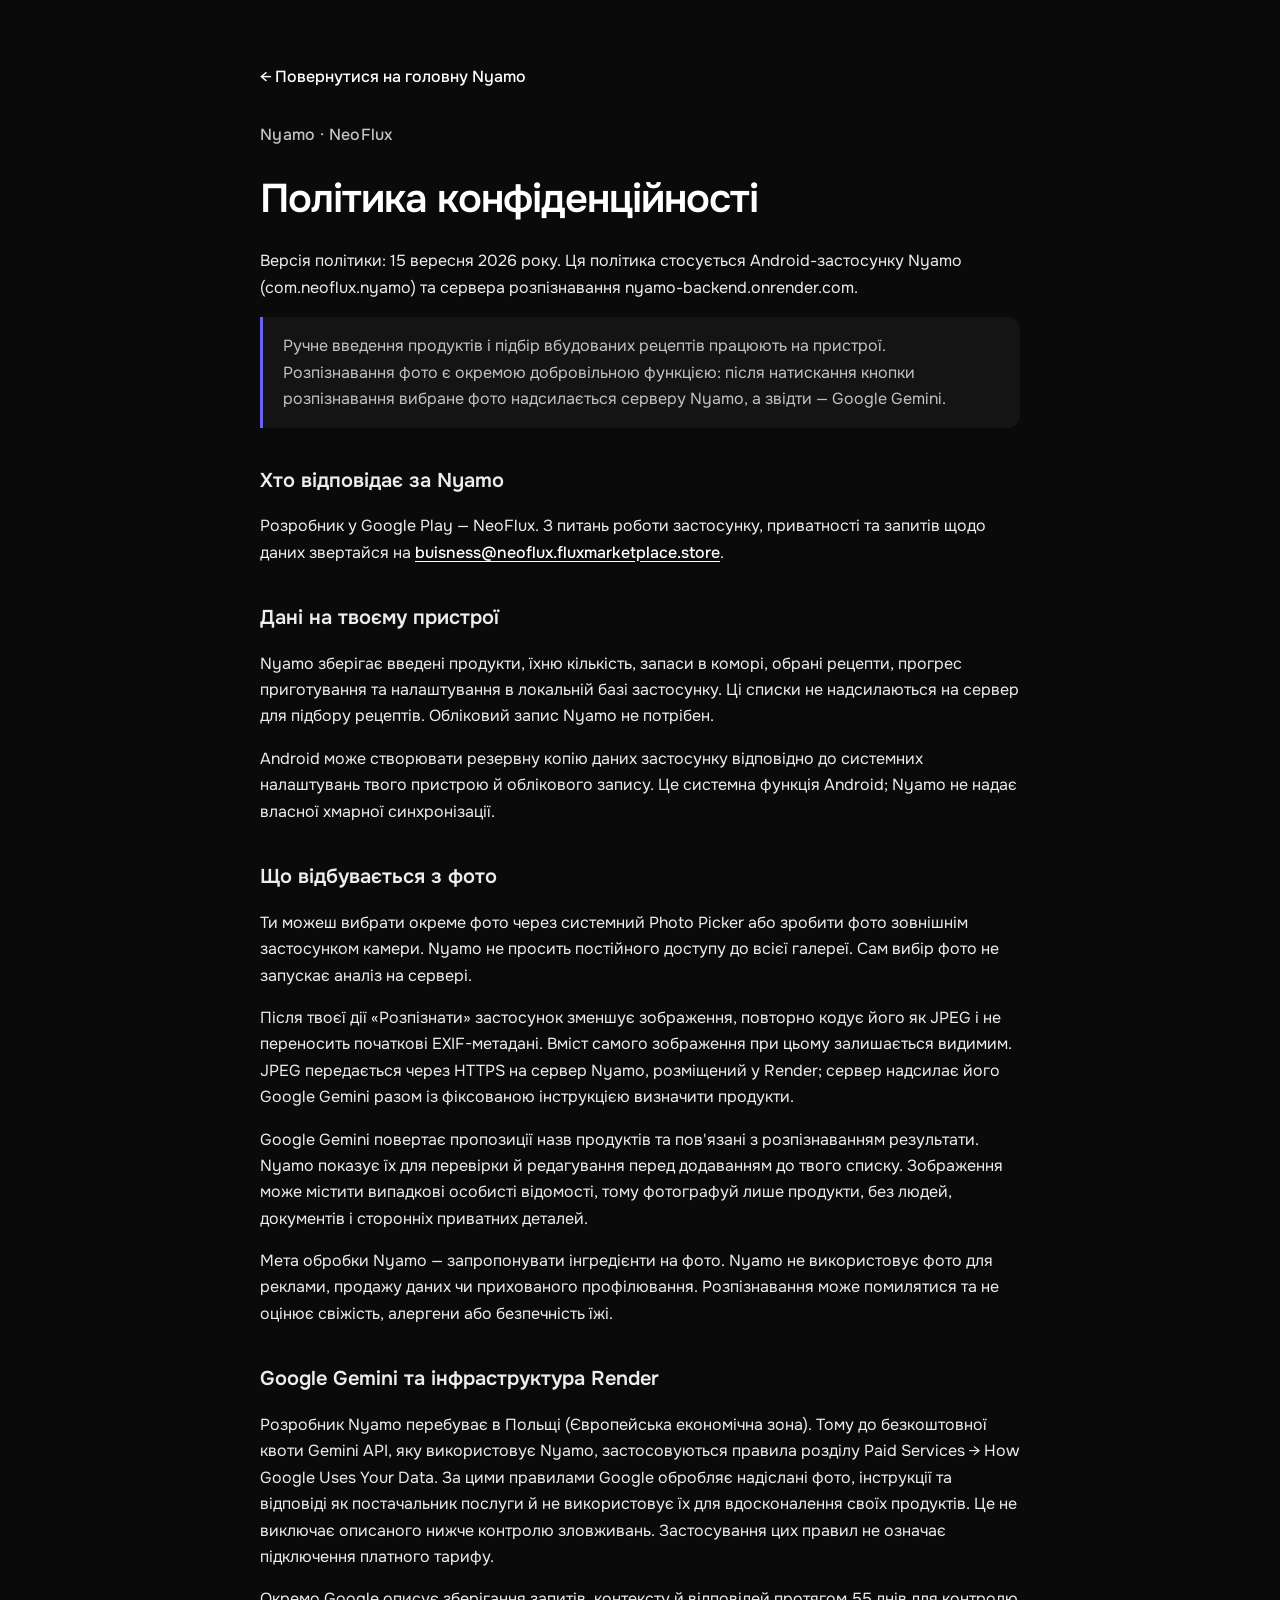
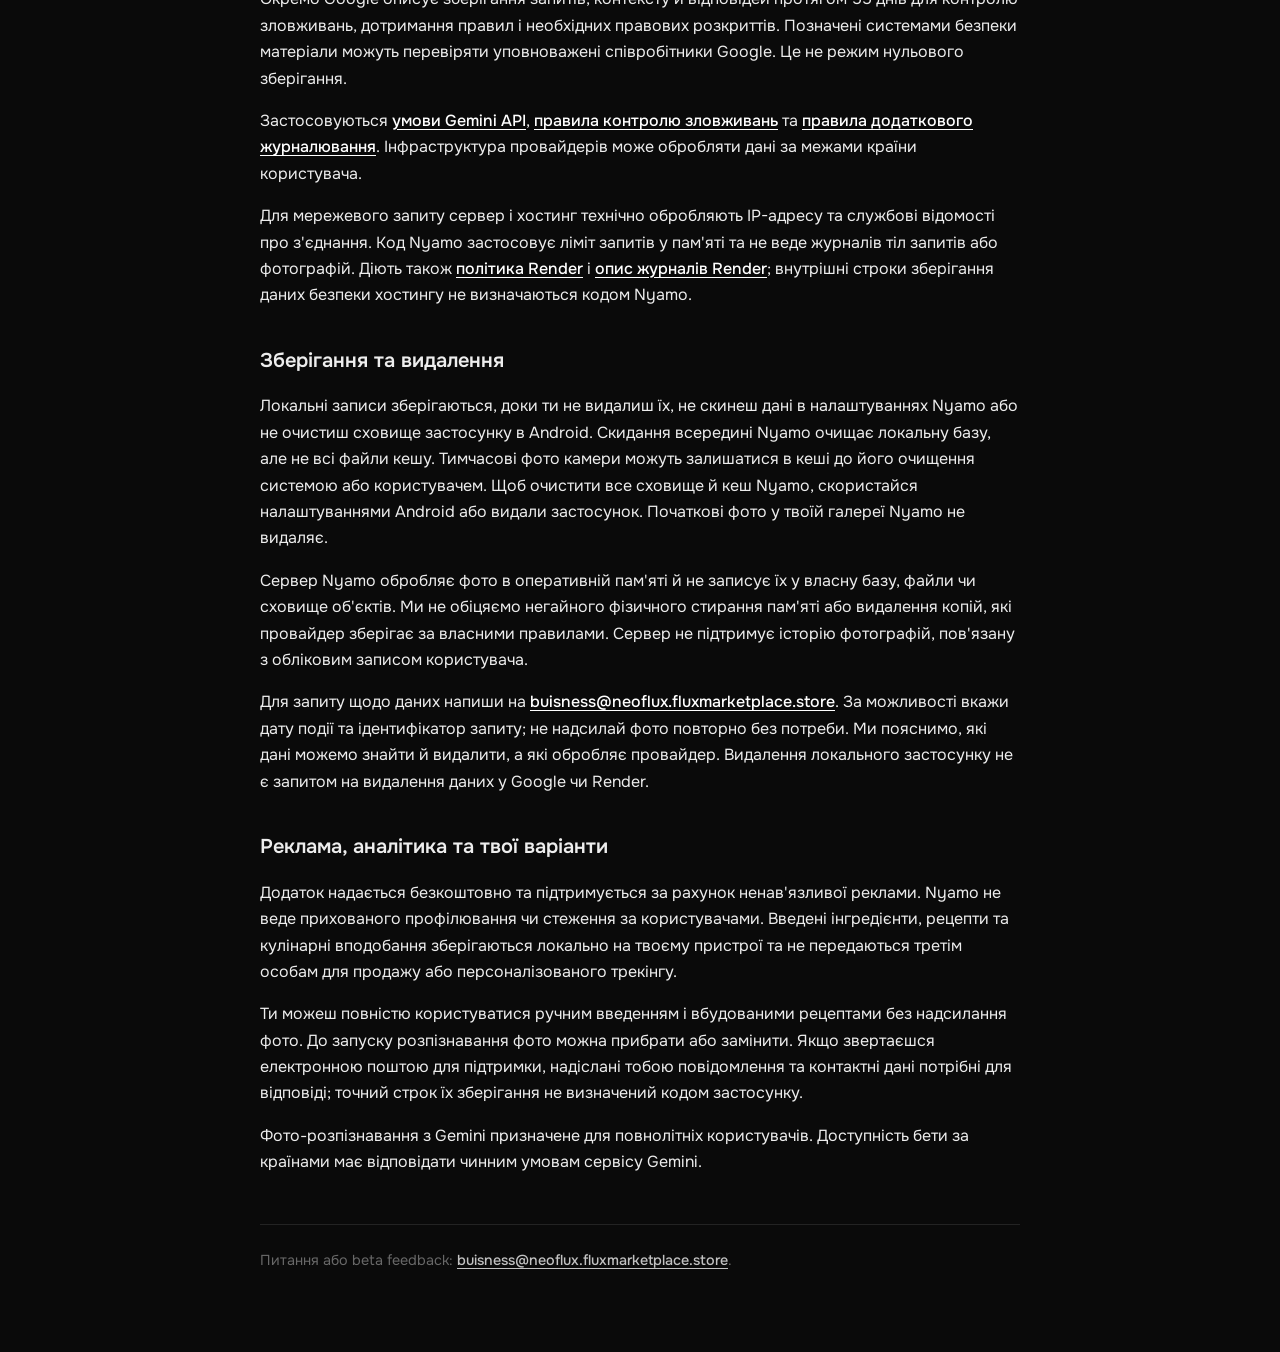
<file: privacy-policy.html>
<!doctype html>
<html lang="uk">
<head>
  <meta charset="utf-8">
  <meta name="viewport" content="width=device-width, initial-scale=1">
  <meta name="description" content="Як Nyamo обробляє локальні дані та фото продуктів, що передаються серверу Nyamo й Google Gemini.">
  <link rel="preconnect" href="https://fonts.googleapis.com">
  <link rel="preconnect" href="https://fonts.gstatic.com" crossorigin>
  <link href="https://fonts.googleapis.com/css2?family=Onest:wght@400;500;600;700&display=swap" rel="stylesheet">
  <style>
    :root { color-scheme: dark; font-family: 'Onest', -apple-system, BlinkMacSystemFont, 'Segoe UI', Roboto, sans-serif; color: #ededed; background: #0a0a0a; }
    body { margin: 0; line-height: 1.65; background: #0a0a0a; color: #ededed; font-weight: 400; }
    main { max-width: 760px; padding: 48px 24px 80px; margin: auto; }
    h1 { font-family: 'Onest', sans-serif; font-size: clamp(1.8rem, 5vw, 2.5rem); font-weight: 600; line-height: 1.15; color: #ffffff; letter-spacing: -0.025em; }
    h2 { font-family: 'Onest', sans-serif; font-size: 1.25rem; font-weight: 600; margin-top: 2.2rem; color: #ededed; }
    a { color: #ffffff; overflow-wrap: anywhere; text-underline-offset: 3px; font-weight: 500; }
    a:focus-visible { outline: 2px solid #6b62f2; outline-offset: 4px; }
    .brand { font-weight: 500; color: #c2c2c2; letter-spacing: .02em; }
    .note { padding: 16px 20px; border-left: 3px solid #6b62f2; background: rgba(255, 255, 255, 0.04); border-radius: 0 12px 12px 0; color: #c2c2c2; }
    footer { margin-top: 48px; border-top: 1px solid rgba(255, 255, 255, 0.10); padding-top: 24px; color: #686868; font-size: 0.9rem; }
    footer a { color: #c2c2c2; }
  </style>
</head>
<body><main>
  <p><a href="index.html" style="display: inline-flex; align-items: center; gap: 6px; font-weight: 500; text-decoration: none; margin-bottom: 16px;">← Повернутися на головну Nyamo</a></p>
  <p class="brand">Nyamo · NeoFlux</p>
  <h1>Політика конфіденційності</h1>
  <p>Версія політики: 15 вересня 2026 року. Ця політика стосується Android-застосунку Nyamo (com.neoflux.nyamo) та сервера розпізнавання nyamo-backend.onrender.com.</p>
  <p class="note">Ручне введення продуктів і підбір вбудованих рецептів працюють на пристрої. Розпізнавання фото є окремою добровільною функцією: після натискання кнопки розпізнавання вибране фото надсилається серверу Nyamo, а звідти — Google Gemini.</p>

  <h2>Хто відповідає за Nyamo</h2>
  <p>Розробник у Google Play — NeoFlux. З питань роботи застосунку, приватності та запитів щодо даних звертайся на <a href="mailto:buisness@neoflux.fluxmarketplace.store">buisness@neoflux.fluxmarketplace.store</a>.</p>

  <h2>Дані на твоєму пристрої</h2>
  <p>Nyamo зберігає введені продукти, їхню кількість, запаси в коморі, обрані рецепти, прогрес приготування та налаштування в локальній базі застосунку. Ці списки не надсилаються на сервер для підбору рецептів. Обліковий запис Nyamo не потрібен.</p>
  <p>Android може створювати резервну копію даних застосунку відповідно до системних налаштувань твого пристрою й облікового запису. Це системна функція Android; Nyamo не надає власної хмарної синхронізації.</p>

  <h2>Що відбувається з фото</h2>
  <p>Ти можеш вибрати окреме фото через системний Photo Picker або зробити фото зовнішнім застосунком камери. Nyamo не просить постійного доступу до всієї галереї. Сам вибір фото не запускає аналіз на сервері.</p>
  <p>Після твоєї дії «Розпізнати» застосунок зменшує зображення, повторно кодує його як JPEG і не переносить початкові EXIF-метадані. Вміст самого зображення при цьому залишається видимим. JPEG передається через HTTPS на сервер Nyamo, розміщений у Render; сервер надсилає його Google Gemini разом із фіксованою інструкцією визначити продукти.</p>
  <p>Google Gemini повертає пропозиції назв продуктів та пов'язані з розпізнаванням результати. Nyamo показує їх для перевірки й редагування перед додаванням до твого списку. Зображення може містити випадкові особисті відомості, тому фотографуй лише продукти, без людей, документів і сторонніх приватних деталей.</p>
  <p>Мета обробки Nyamo — запропонувати інгредієнти на фото. Nyamo не використовує фото для реклами, продажу даних чи прихованого профілювання. Розпізнавання може помилятися та не оцінює свіжість, алергени або безпечність їжі.</p>

  <h2>Google Gemini та інфраструктура Render</h2>
  <p>Розробник Nyamo перебуває в Польщі (Європейська економічна зона). Тому до безкоштовної квоти Gemini API, яку використовує Nyamo, застосовуються правила розділу Paid Services → How Google Uses Your Data. За цими правилами Google обробляє надіслані фото, інструкції та відповіді як постачальник послуги й не використовує їх для вдосконалення своїх продуктів. Це не виключає описаного нижче контролю зловживань. Застосування цих правил не означає підключення платного тарифу.</p>
  <p>Окремо Google описує зберігання запитів, контексту й відповідей протягом 55 днів для контролю зловживань, дотримання правил і необхідних правових розкриттів. Позначені системами безпеки матеріали можуть перевіряти уповноважені співробітники Google. Це не режим нульового зберігання.</p>
  <p>Застосовуються <a href="https://ai.google.dev/gemini-api/terms">умови Gemini API</a>, <a href="https://ai.google.dev/gemini-api/docs/usage-policies">правила контролю зловживань</a> та <a href="https://ai.google.dev/gemini-api/docs/logs-policy">правила додаткового журналювання</a>. Інфраструктура провайдерів може обробляти дані за межами країни користувача.</p>
  <p>Для мережевого запиту сервер і хостинг технічно обробляють IP-адресу та службові відомості про з'єднання. Код Nyamo застосовує ліміт запитів у пам'яті та не веде журналів тіл запитів або фотографій. Діють також <a href="https://render.com/privacy">політика Render</a> і <a href="https://render.com/docs/logging">опис журналів Render</a>; внутрішні строки зберігання даних безпеки хостингу не визначаються кодом Nyamo.</p>

  <h2>Зберігання та видалення</h2>
  <p>Локальні записи зберігаються, доки ти не видалиш їх, не скинеш дані в налаштуваннях Nyamo або не очистиш сховище застосунку в Android. Скидання всередині Nyamo очищає локальну базу, але не всі файли кешу. Тимчасові фото камери можуть залишатися в кеші до його очищення системою або користувачем. Щоб очистити все сховище й кеш Nyamo, скористайся налаштуваннями Android або видали застосунок. Початкові фото у твоїй галереї Nyamo не видаляє.</p>
  <p>Сервер Nyamo обробляє фото в оперативній пам'яті й не записує їх у власну базу, файли чи сховище об'єктів. Ми не обіцяємо негайного фізичного стирання пам'яті або видалення копій, які провайдер зберігає за власними правилами. Сервер не підтримує історію фотографій, пов'язану з обліковим записом користувача.</p>
  <p>Для запиту щодо даних напиши на <a href="mailto:buisness@neoflux.fluxmarketplace.store">buisness@neoflux.fluxmarketplace.store</a>. За можливості вкажи дату події та ідентифікатор запиту; не надсилай фото повторно без потреби. Ми пояснимо, які дані можемо знайти й видалити, а які обробляє провайдер. Видалення локального застосунку не є запитом на видалення даних у Google чи Render.</p>

  <h2>Реклама, аналітика та твої варіанти</h2>
  <p>Додаток надається безкоштовно та підтримується за рахунок ненав'язливої реклами. Nyamo не веде прихованого профілювання чи стеження за користувачами. Введені інгредієнти, рецепти та кулінарні вподобання зберігаються локально на твоєму пристрої та не передаються третім особам для продажу або персоналізованого трекінгу.</p>
  <p>Ти можеш повністю користуватися ручним введенням і вбудованими рецептами без надсилання фото. До запуску розпізнавання фото можна прибрати або замінити. Якщо звертаєшся електронною поштою для підтримки, надіслані тобою повідомлення та контактні дані потрібні для відповіді; точний строк їх зберігання не визначений кодом застосунку.</p>
  <p>Фото-розпізнавання з Gemini призначене для повнолітніх користувачів. Доступність бети за країнами має відповідати чинним умовам сервісу Gemini.</p>
  <footer>Питання або beta feedback: <a href="mailto:buisness@neoflux.fluxmarketplace.store">buisness@neoflux.fluxmarketplace.store</a>.</footer>
</main></body></html>
</file>
<file: styles.css>
/* ==========================================================================
   Nyamo Landing Page Stylesheet
   Design System: Dimension (Dusk-lit AI Workspace) with Onest Typography
   Palette: Void Canvas (#0a0a0a), Graphite (#161616), Frosted Glass,
            Snow (#ffffff), Bone (#ededed), Ash (#c2c2c2), Slate (#686868),
            Signature Sunset Horizon Gradient (Warm Amber -> Dark -> Cobalt),
            Dusk Violet Wash (#6b62f2 at 0.565 alpha).
   Typography: Onest across the entire site.
               600 for large headings (instead of heavy bold weights),
               400 for body copy,
               500 for navigation, buttons and labels.
               Hero heading: 64–72px on desktop, line-height 1.05, letter-spacing -0.035em.
   Silhouette: 9999px pill buttons, 10px UI radii, 24px card radii, 1px hairlines.
   ========================================================================== */

:root {
  /* Dimension Core Tokens */
  --color-void-canvas: #0a0a0a;
  --color-graphite: #161616;
  --color-graphite-surface: rgba(22, 22, 22, 0.72);
  --color-graphite-elevated: #1e1e1e;
  
  --color-frosted-glass: rgba(212, 212, 212, 0.05);
  --color-frosted-glass-hover: rgba(255, 255, 255, 0.08);
  --color-hairline: rgba(255, 255, 255, 0.10);
  --color-hairline-subtle: rgba(255, 255, 255, 0.06);
  --color-hairline-strong: rgba(255, 255, 255, 0.18);
  
  /* Achromatic & Text Hierarchy */
  --color-snow: #ffffff;
  --color-bone: #ededed;
  --color-ash: #c2c2c2;
  --color-slate: #686868;

  /* Chromatic Brand Accent: Nyamo Warm Orange */
  --color-brand-orange: #EE6E4A;
  --color-orange: #EE6E4A;
  --color-brand-orange-glow: rgba(238, 110, 74, 0.25);
  
  /* Hero Horizon Gradient (Warm Amber -> Dark Void -> Cobalt Blue) */
  --gradient-hero-horizon: linear-gradient(135deg, rgba(238, 110, 74, 0.18) 0%, rgba(30, 26, 23, 0) 45%, rgba(37, 99, 235, 0.18) 100%);

  /* Subdued Dark Status */
  --status-green: #4ade80;
  --status-green-bg: rgba(74, 222, 128, 0.08);
  --status-green-text: #4ade80;
  --status-green-border: rgba(74, 222, 128, 0.22);

  --status-amber: #facc15;
  --status-amber-bg: rgba(250, 204, 21, 0.10);
  --status-amber-text: #facc15;
  --status-amber-border: rgba(250, 204, 21, 0.22);

  --status-red: #f87171;
  --status-red-bg: rgba(248, 113, 113, 0.08);
  --status-red-text: #f87171;
  --status-red-border: rgba(248, 113, 113, 0.22);

  /* Silhouette & Radii */
  --radius-ui: 10px;
  --radius-cards: 24px;
  --radius-largecards: 40px;
  --radius-pill: 9999px;

  /* Typography Families: Onest across entire site */
  --font-display: 'Onest', -apple-system, BlinkMacSystemFont, 'Segoe UI', Roboto, sans-serif;
  --font-body: 'Onest', -apple-system, BlinkMacSystemFont, 'Segoe UI', Roboto, sans-serif;
  --font-heading: 'Onest', -apple-system, BlinkMacSystemFont, 'Segoe UI', Roboto, sans-serif;
  --font-mono: 'Onest', -apple-system, BlinkMacSystemFont, 'Segoe UI', Roboto, sans-serif;

  /* Transitions */
  --transition-fast: 0.18s cubic-bezier(0.4, 0, 0.2, 1);
  --transition-normal: 0.28s cubic-bezier(0.4, 0, 0.2, 1);

  /* Legacy variable compatibility mappings */
  --cream-bg: var(--color-void-canvas);
  --cream-surface: var(--color-graphite);
  --cream-surface-secondary: rgba(22, 22, 22, 0.65);
  --cream-surface-variant: rgba(255, 255, 255, 0.04);
  --card-border: var(--color-hairline);
  --card-border-subtle: var(--color-hairline-subtle);
  
  --peach-action: var(--color-snow);
  --peach-action-hover: var(--color-bone);
  --peach-action-border: var(--color-snow);
  --peach-primary: var(--color-bone);
  --peach-container: rgba(255, 255, 255, 0.08);
  --peach-light: rgba(255, 255, 255, 0.12);
  
  --dark-text: var(--color-bone);
  --dark-secondary: var(--color-ash);
  --dark-muted: var(--color-slate);
  --white: var(--color-snow);

  --shadow-sm: none;
  --shadow-md: none;
  --shadow-lg: 0 20px 50px rgba(0, 0, 0, 0.6);
  --shadow-cta: 0 4px 16px rgba(255, 255, 255, 0.12);
}

/* ==========================================================================
   RESET & BASE STYLES
   ========================================================================== */
*, *::before, *::after {
  box-sizing: border-box;
  margin: 0;
  padding: 0;
}

html {
  font-family: var(--font-body);
  font-weight: 400;
  background-color: var(--color-void-canvas);
  color: var(--color-bone);
  line-height: 1.6;
  scroll-behavior: smooth;
  -webkit-font-smoothing: antialiased;
  -moz-osx-font-smoothing: grayscale;
}

body {
  overflow-x: hidden;
  background-color: var(--color-void-canvas);
  color: var(--color-bone);
  font-family: var(--font-body);
  font-weight: 400;
  transition: background-color 0.3s ease, color 0.3s ease;
}

/* Headings: weight 600 instead of heavy bold weights */
h1, h2, h3, h4, h5, h6 {
  color: var(--color-bone);
  font-family: var(--font-heading);
  line-height: 1.25;
  font-weight: 600;
}

a {
  color: inherit;
  text-decoration: none;
  transition: color var(--transition-fast), opacity var(--transition-fast);
}

img {
  max-width: 100%;
  height: auto;
  display: block;
}

button {
  font-family: inherit;
  cursor: pointer;
  border: none;
  background: none;
}

/* Layout Utilities */
.container {
  width: 100%;
  max-width: 1200px;
  margin-left: auto;
  margin-right: auto;
  padding-left: 24px;
  padding-right: 24px;
}

.max-w-narrow {
  max-width: 840px;
}

.section,
section[id]:not(#hero),
div[id].section,
#interactive-demo,
#camera-scan,
#cooking-mode,
#food-discovery,
#features,
#brand-statement,
#download,
#faq {
  padding-top: 110px;
  padding-bottom: 110px;
  position: relative;
  scroll-margin-top: 120px;
}

.text-center {
  text-align: center;
}

/* ==========================================================================
   FLOATING FROSTED PILL NAVIGATION (Subtle Premium Motion & Morph)
   ========================================================================== */
@keyframes navEntrance {
  from {
    opacity: 0;
    transform: translateY(-12px);
  }
  to {
    opacity: 1;
    transform: translateY(0);
  }
}

.site-header {
  position: fixed;
  top: 18px;
  left: 0;
  right: 0;
  z-index: 1000;
  max-width: 1080px;
  width: calc(100% - 36px);
  margin: 0 auto;
  background-color: rgba(20, 20, 20, 0.82);
  backdrop-filter: blur(16px);
  -webkit-backdrop-filter: blur(16px);
  border: 1px solid var(--color-hairline);
  border-radius: var(--radius-pill);
  box-shadow: 0 8px 24px rgba(0, 0, 0, 0.22);
  animation: navEntrance 0.6s cubic-bezier(0.22, 1, 0.36, 1);
  transition: top 0.35s cubic-bezier(0.22, 1, 0.36, 1),
              background-color 0.35s cubic-bezier(0.22, 1, 0.36, 1),
              backdrop-filter 0.35s cubic-bezier(0.22, 1, 0.36, 1),
              -webkit-backdrop-filter 0.35s cubic-bezier(0.22, 1, 0.36, 1),
              border-color 0.35s cubic-bezier(0.22, 1, 0.36, 1),
              box-shadow 0.35s cubic-bezier(0.22, 1, 0.36, 1),
              transform 0.32s cubic-bezier(0.22, 1, 0.36, 1),
              opacity 0.32s ease;
  will-change: transform, opacity;
}

/* Scroll Morph State: gently tightens without casting heavy dark shadow over light sections */
.site-header.is-scrolled {
  top: 10px;
  margin: 0 auto;
  background-color: rgba(18, 18, 18, 0.85);
  backdrop-filter: blur(16px);
  -webkit-backdrop-filter: blur(16px);
  border-color: rgba(255, 255, 255, 0.16);
  box-shadow: 0 8px 30px rgba(0, 0, 0, 0.12);
}

/* Scroll direction behavior: subtle upward nudge when scrolling down significantly */
.site-header.nav-scrolling-down {
  transform: translateY(-8px);
  opacity: 0.88;
}

.header-container {
  max-width: 100%;
  padding: 8px 18px;
  display: flex;
  align-items: center;
  justify-content: space-between;
  transition: padding 0.35s cubic-bezier(0.22, 1, 0.36, 1);
}

.site-header.is-scrolled .header-container {
  padding: 5px 16px;
}

/* Logo Microinteraction */
.brand-logo {
  display: flex;
  align-items: center;
  gap: 10px;
  cursor: pointer;
}

.brand-icon {
  width: 32px;
  height: 32px;
  border-radius: 8px;
  transition: transform 0.28s cubic-bezier(0.22, 1, 0.36, 1);
  will-change: transform;
}

.brand-logo:hover .brand-icon {
  transform: scale(1.04) rotate(1.5deg);
}

.brand-text {
  font-family: var(--font-heading);
  font-size: 1.18rem;
  font-weight: 550;
  color: var(--color-bone);
  letter-spacing: -0.02em;
}

.brand-dot {
  color: var(--color-brand-orange);
}

/* Desktop Navigation & Sliding Indicator Pill */
.desktop-nav {
  display: flex;
  align-items: center;
  gap: 6px;
  position: relative;
  padding: 2px;
}

/* Sliding active / hover translucent pill */
.nav-active-pill {
  position: absolute;
  top: 0;
  left: 0;
  border-radius: var(--radius-pill);
  background-color: rgba(255, 255, 255, 0.08);
  border: 1px solid rgba(255, 255, 255, 0.08);
  pointer-events: none;
  z-index: 1;
  opacity: 0;
  transform: translate3d(0, 0, 0);
  transition: transform 0.35s cubic-bezier(0.22, 1, 0.36, 1),
              width 0.35s cubic-bezier(0.22, 1, 0.36, 1),
              height 0.35s cubic-bezier(0.22, 1, 0.36, 1),
              opacity 0.22s ease;
  will-change: transform, width, opacity;
}

.nav-link {
  font-family: var(--font-body);
  font-size: 0.88rem;
  font-weight: 500;
  color: var(--color-ash);
  position: relative;
  z-index: 2;
  padding: 6px 14px;
  border-radius: var(--radius-pill);
  transition: color 0.2s cubic-bezier(0.22, 1, 0.36, 1),
              transform 0.2s cubic-bezier(0.22, 1, 0.36, 1);
  white-space: nowrap;
}

.nav-link:hover {
  color: #ffffff;
  transform: translateY(-1px);
}

.nav-link.active {
  color: #ffffff;
}

.nav-link::after {
  display: none !important;
}

.header-actions {
  display: flex;
  align-items: center;
  gap: 12px;
}

/* Language Selector Dropdown */
.lang-selector {
  position: relative;
  display: inline-flex;
}

.lang-btn {
  display: inline-flex;
  align-items: center;
  gap: 6px;
  padding: 6px 12px;
  border-radius: var(--radius-pill);
  background-color: rgba(255, 255, 255, 0.04);
  border: 1px solid var(--color-hairline);
  font-family: var(--font-heading);
  font-size: 0.82rem;
  font-weight: 500;
  color: var(--color-bone);
  transition: background-color 0.2s cubic-bezier(0.22, 1, 0.36, 1),
              border-color 0.2s cubic-bezier(0.22, 1, 0.36, 1),
              color 0.2s cubic-bezier(0.22, 1, 0.36, 1),
              transform 0.2s cubic-bezier(0.22, 1, 0.36, 1);
  cursor: pointer;
}

.lang-btn:hover {
  background-color: rgba(255, 255, 255, 0.09);
  border-color: rgba(255, 255, 255, 0.22);
  color: #ffffff;
}

.lang-current-flag {
  font-size: 0.95rem;
}

.lang-arrow {
  transition: transform 0.25s cubic-bezier(0.22, 1, 0.36, 1);
  color: var(--color-slate);
}

.lang-btn[aria-expanded="true"] .lang-arrow {
  transform: rotate(180deg);
}

.lang-dropdown {
  position: absolute;
  top: calc(100% + 8px);
  right: 0;
  background-color: #161616;
  border: 1px solid var(--color-hairline-strong);
  border-radius: 14px;
  box-shadow: 0 16px 36px rgba(0, 0, 0, 0.7), 0 0 0 1px rgba(255, 255, 255, 0.05);
  padding: 6px;
  display: none;
  flex-direction: column;
  gap: 4px;
  min-width: 150px;
  z-index: 1100;
  opacity: 0;
  transform: translateY(-4px) scale(0.97);
  transform-origin: top right;
  transition: opacity 0.2s cubic-bezier(0.22, 1, 0.36, 1),
              transform 0.2s cubic-bezier(0.22, 1, 0.36, 1);
  pointer-events: none;
}

.lang-dropdown.open {
  display: flex;
  opacity: 1;
  transform: translateY(0) scale(1);
  pointer-events: auto;
}

.lang-option {
  display: flex;
  align-items: center;
  gap: 10px;
  padding: 8px 12px;
  border-radius: var(--radius-ui);
  font-family: var(--font-body);
  font-size: 0.88rem;
  font-weight: 500;
  color: var(--color-ash);
  text-align: left;
  transition: all var(--transition-fast);
  cursor: pointer;
}

.lang-option:hover {
  background-color: rgba(255, 255, 255, 0.06);
  color: var(--color-snow);
}

.lang-option.active {
  background-color: rgba(255, 255, 255, 0.10);
  color: var(--color-snow);
  font-weight: 500;
}

.lang-option .flag {
  font-size: 1rem;
}

/* Mobile Language Row */
.mobile-lang-row {
  display: flex;
  align-items: center;
  justify-content: space-between;
  padding: 12px 0;
  border-bottom: 1px solid var(--color-hairline-subtle);
  margin-bottom: 8px;
}

.mobile-lang-label {
  font-size: 0.9rem;
  font-weight: 500;
  color: var(--color-ash);
}

.mobile-lang-buttons {
  display: flex;
  gap: 6px;
}

.mobile-lang-btn {
  padding: 6px 12px;
  border-radius: var(--radius-pill);
  font-size: 0.82rem;
  font-weight: 500;
  background-color: rgba(255, 255, 255, 0.05);
  border: 1px solid var(--color-hairline);
  color: var(--color-bone);
  transition: all var(--transition-fast);
}

.mobile-lang-btn.active {
  background-color: #ffffff;
  color: #161616;
  border-color: #ffffff;
  font-weight: 500;
}

/* Mobile Menu Toggle */
.menu-toggle {
  display: none;
  flex-direction: column;
  justify-content: center;
  gap: 5px;
  width: 38px;
  height: 38px;
  padding: 8px;
  border-radius: var(--radius-ui);
  background-color: rgba(255, 255, 255, 0.06);
  border: 1px solid var(--color-hairline);
}

.hamburger-line {
  display: block;
  width: 20px;
  height: 2px;
  background-color: var(--color-bone);
  border-radius: 2px;
  transition: transform var(--transition-fast), opacity var(--transition-fast);
}

/* Mobile Drawer */
.mobile-drawer {
  display: none;
  position: fixed;
  top: 72px;
  left: 18px;
  right: 18px;
  background-color: rgba(22, 22, 22, 0.96);
  backdrop-filter: blur(24px);
  -webkit-backdrop-filter: blur(24px);
  border: 1px solid var(--color-hairline-strong);
  border-radius: 20px;
  padding: 24px;
  box-shadow: 0 20px 60px rgba(0, 0, 0, 0.8);
  transform: translateY(-20px);
  opacity: 0;
  pointer-events: none;
  transition: transform var(--transition-normal), opacity var(--transition-normal);
  z-index: 999;
}

.mobile-drawer.open {
  transform: translateY(0);
  opacity: 1;
  pointer-events: auto;
}

.mobile-nav {
  display: flex;
  flex-direction: column;
  gap: 14px;
}

.mobile-nav-link {
  font-size: 1.05rem;
  font-weight: 500;
  color: var(--color-bone);
  padding: 8px 0;
  border-bottom: 1px solid var(--color-hairline-subtle);
}

.mobile-nav-footer {
  margin-top: 14px;
}

/* ==========================================================================
   BUTTON SYSTEM (500 for buttons)
   ========================================================================== */
.btn {
  display: inline-flex;
  align-items: center;
  justify-content: center;
  gap: 10px;
  font-family: var(--font-body);
  font-weight: 500;
  border-radius: var(--radius-pill);
  transition: all var(--transition-fast);
  cursor: pointer;
  text-align: center;
  white-space: nowrap;
}

.btn-icon {
  width: 18px;
  height: 18px;
}

.btn-emoji {
  font-size: 1.15rem;
}

.btn-sm {
  padding: 7px 16px;
  font-size: 0.85rem;
}

.btn-lg {
  padding: 13px 28px;
  font-size: 1rem;
  letter-spacing: -0.01em;
}

.btn-block {
  width: 100%;
}

/* Primary: White Pill CTA */
.btn-primary {
  background-color: #ffffff;
  color: #161616;
  border: 1px solid #ffffff;
  box-shadow: 0 4px 16px rgba(255, 255, 255, 0.12);
}

.btn-primary:hover {
  background-color: #ededed;
  border-color: #ededed;
  color: #0a0a0a;
  transform: translateY(-2px);
  box-shadow: 0 8px 24px rgba(255, 255, 255, 0.20);
}

.btn-primary:active {
  transform: translateY(0);
  background-color: #d4d4d4;
}

/* Header CTA Refined Microinteraction (hover scale 1.02 + 1px lift, active scale 0.98) */
.header-cta {
  transition: transform 0.22s cubic-bezier(0.22, 1, 0.36, 1),
              box-shadow 0.22s cubic-bezier(0.22, 1, 0.36, 1),
              background-color 0.2s ease,
              border-color 0.2s ease;
  will-change: transform, box-shadow;
}

.header-cta:hover {
  transform: translateY(-1px) scale(1.02);
  box-shadow: 0 6px 20px rgba(255, 255, 255, 0.22), 0 2px 6px rgba(0, 0, 0, 0.4);
  background-color: #ffffff;
  border-color: #ffffff;
}

.header-cta:active {
  transform: translateY(0) scale(0.98);
  box-shadow: 0 2px 8px rgba(255, 255, 255, 0.12);
  transition-duration: 0.08s;
}

/* Secondary: Ghost Hairline Pill */
.btn-secondary {
  background-color: transparent;
  color: var(--color-snow);
  border: 1px solid var(--color-hairline-strong);
  box-shadow: none;
}

.btn-secondary:hover {
  background-color: rgba(255, 255, 255, 0.08);
  border-color: rgba(255, 255, 255, 0.35);
  color: #ffffff;
  transform: translateY(-2px);
}

.btn-outline-white {
  background-color: transparent;
  color: var(--color-snow);
  border: 1px solid var(--color-hairline-strong);
}

.btn-outline-white:hover {
  background-color: rgba(255, 255, 255, 0.08);
  border-color: var(--color-snow);
  transform: translateY(-2px);
}

/* ==========================================================================
   SECTION HEADERS (600 for headings, 400 for descriptions)
   ========================================================================== */
.section-header {
  margin-bottom: 56px;
}

.section-title {
  font-family: var(--font-heading);
  font-size: clamp(2rem, 3.8vw, 2.75rem);
  font-weight: 600;
  letter-spacing: -0.025em;
  color: var(--color-bone);
  margin-bottom: 14px;
}

.section-description {
  font-family: var(--font-body);
  font-size: 1.1rem;
  font-weight: 400;
  color: var(--color-ash);
  line-height: 1.6;
  max-width: 680px;
  margin: 0 auto;
}

/* ==========================================================================
   HERO SECTION: Onest Editorial & Premium Headline
   (64–68px desktop, line-height 1.04, tracking -0.04em, weight 550)
   ========================================================================== */
#hero.hero-section,
.hero-section {
  min-height: 100vh;
  min-height: 100dvh;
  display: flex;
  flex-direction: column;
  justify-content: center;
  padding-top: clamp(68px, 8.5vh, 88px);
  padding-bottom: clamp(10px, 1.5vh, 20px);
  box-sizing: border-box;
  overflow: hidden;
  position: relative;
  background-color: var(--color-void-canvas);
}

@media (min-width: 1025px) {
  #hero.hero-section,
  .hero-section {
    height: 100vh;
    height: 100dvh;
  }
}

.hero-grid {
  display: grid;
  grid-template-columns: 1.1fr 0.9fr;
  gap: 32px;
  align-items: center;
  position: relative;
  z-index: 2;
}

/* Hero Title: Editorial & Premium Onest Headline */
.hero-title {
  font-family: var(--font-display);
  font-size: clamp(2.35rem, 4.3vw, 4.15rem); /* 38px mobile to 66px desktop */
  font-weight: 550;
  letter-spacing: -0.04em;
  line-height: 1.04;
  color: var(--color-bone);
  margin-bottom: 22px;
}

.hero-title .text-highlight {
  font-family: var(--font-display);
  font-weight: 550;
  color: #ffffff;
  position: relative;
  display: inline;
}

.hero-title .text-highlight::after {
  display: none;
}

.hero-subtitle {
  font-family: var(--font-body);
  font-size: 1.12rem;
  font-weight: 400;
  color: var(--color-ash);
  line-height: 1.55;
  margin-bottom: 30px;
  max-width: 480px;
}

.hero-subtitle strong {
  color: var(--color-snow);
  font-weight: 550;
}

.hero-cta-group {
  display: flex;
  flex-wrap: wrap;
  gap: 16px;
  margin-bottom: 36px;
}

.hero-trust-row {
  display: flex;
  flex-wrap: wrap;
  gap: 20px;
}

.trust-pill {
  display: flex;
  align-items: center;
  gap: 8px;
  font-size: 0.88rem;
  font-weight: 400;
  color: var(--color-ash);
}

.trust-icon {
  width: 18px;
  height: 18px;
  background-color: rgba(255, 255, 255, 0.06);
  border: 1px solid var(--color-hairline-strong);
  color: var(--color-bone);
  border-radius: 50%;
  display: flex;
  align-items: center;
  justify-content: center;
  font-size: 0.7rem;
  font-weight: 500;
}

/* Hero Visual: Dark Phone Mockup Frame (Unified center placement) */
.hero-visual {
  position: relative;
  display: flex;
  justify-content: center;
}

.phone-mockup-wrapper {
  position: relative;
  width: min(350px, calc((100vh - 180px) * 0.507));
  max-width: 350px;
}

.phone-frame {
  width: 100%;
  height: min(690px, calc(100vh - 180px));
  max-height: 690px;
  background-color: #161616;
  border-radius: clamp(32px, 4.2vh, 44px);
  padding: 10px;
  box-shadow: 0 25px 60px -15px rgba(0, 0, 0, 0.8), 0 0 0 1px var(--color-hairline-strong);
  position: relative;
  overflow: hidden;
}

.phone-speaker {
  position: absolute;
  top: 18px;
  left: 50%;
  transform: translateX(-50%);
  width: 64px;
  height: 4px;
  background-color: #262626;
  border-radius: 2px;
  z-index: 10;
}

.phone-screen {
  width: 100%;
  height: 100%;
  border-radius: 34px;
  overflow: hidden;
  background-color: var(--color-void-canvas);
}

.screen-img {
  width: 100%;
  height: 100%;
  object-fit: cover;
}

/* ==========================================================================
   FLOATING ELEMENTS (2 Strong + 1 Compact Pill, zero UI occlusion)
   ========================================================================== */
@keyframes float-badge {
  0% { transform: translateY(0); }
  100% { transform: translateY(-8px); }
}

/* Element 1: Hero Frosted Food Plate Card (bottom-left, unobscured screen) */
.hero-food-plate {
  position: absolute;
  left: -68px;
  bottom: 28px;
  background-color: rgba(22, 22, 22, 0.88);
  backdrop-filter: blur(16px);
  -webkit-backdrop-filter: blur(16px);
  border: 1px solid var(--color-hairline);
  border-radius: var(--radius-cards);
  box-shadow: 0 20px 48px rgba(0, 0, 0, 0.6);
  padding: 12px;
  width: 224px;
  z-index: 25;
  display: flex;
  flex-direction: column;
  gap: 10px;
  animation: float-badge 5s ease-in-out infinite alternate;
  animation-delay: -1.5s;
  transition: transform var(--transition-fast), border-color var(--transition-fast);
}

.hero-food-plate:hover {
  transform: translateY(-6px) scale(1.02);
  border-color: var(--color-hairline-strong);
}

.food-plate-img-wrapper {
  position: relative;
  width: 100%;
  height: 116px;
  border-radius: 14px;
  overflow: hidden;
}

.food-plate-img {
  width: 100%;
  height: 100%;
  object-fit: cover;
  transition: transform 0.4s ease;
}

.hero-food-plate:hover .food-plate-img {
  transform: scale(1.06);
}

.food-plate-tag {
  position: absolute;
  top: 8px;
  right: 8px;
  background-color: rgba(10, 10, 10, 0.85);
  backdrop-filter: blur(8px);
  -webkit-backdrop-filter: blur(8px);
  border: 1px solid var(--color-hairline);
  color: var(--color-bone);
  padding: 3px 8px;
  border-radius: var(--radius-pill);
  font-family: var(--font-heading);
  font-size: 0.72rem;
  font-weight: 500;
  display: flex;
  align-items: center;
  gap: 4px;
}

.food-plate-details {
  display: flex;
  flex-direction: column;
  gap: 3px;
}

.food-plate-title {
  font-size: 0.92rem;
  font-weight: 550;
  color: var(--color-bone);
  line-height: 1.25;
}

.food-plate-subtitle {
  font-size: 0.76rem;
  color: var(--status-green-text);
  font-weight: 500;
}

.food-plate-meta {
  display: flex;
  align-items: center;
  justify-content: space-between;
  margin-top: 4px;
  padding-top: 6px;
  border-top: 1px solid var(--color-hairline-subtle);
  font-size: 0.74rem;
}

.badge-mini-green {
  background-color: var(--status-green-bg);
  color: var(--status-green-text);
  border: 1px solid var(--status-green-border);
  padding: 2px 7px;
  border-radius: var(--radius-pill);
  font-weight: 500;
  font-size: 0.72rem;
}

.badge-mini-servings {
  color: var(--color-ash);
  font-weight: 500;
  font-size: 0.72rem;
}

/* Element 2: Compact Context Pill (top-left) */
.floating-pill-compact {
  position: absolute;
  top: 10%;
  left: -28px;
  background-color: rgba(22, 22, 22, 0.88);
  backdrop-filter: blur(16px);
  -webkit-backdrop-filter: blur(16px);
  border: 1px solid var(--color-hairline);
  padding: 8px 14px;
  border-radius: var(--radius-pill);
  box-shadow: 0 16px 36px rgba(0, 0, 0, 0.45);
  display: flex;
  align-items: center;
  gap: 8px;
  z-index: 20;
  animation: float-badge 4.5s ease-in-out infinite alternate;
}

.floating-pill-compact strong {
  font-size: 0.84rem;
  font-weight: 500;
  color: var(--color-bone);
  white-space: nowrap;
}

/* Element 3: Recipe Status Card (top-right, offset outward) */
.floating-card-status {
  position: absolute;
  top: 16%;
  right: -42px;
  background-color: rgba(22, 22, 22, 0.88);
  backdrop-filter: blur(16px);
  -webkit-backdrop-filter: blur(16px);
  border: 1px solid var(--color-hairline);
  padding: 12px 16px;
  border-radius: 18px;
  box-shadow: 0 18px 40px rgba(0, 0, 0, 0.5);
  display: flex;
  flex-direction: column;
  gap: 5px;
  width: 204px;
  z-index: 20;
  animation: float-badge 4.2s ease-in-out infinite alternate;
  animation-delay: -2s;
}

.floating-status-header {
  display: flex;
  align-items: center;
  justify-content: space-between;
}

.floating-badge-status {
  font-size: 0.75rem;
  font-weight: 500;
  padding: 3px 8px;
  border-radius: 6px;
  background-color: var(--status-green-bg);
  color: var(--status-green-text);
  border: 1px solid var(--status-green-border);
}

.floating-status-title {
  font-size: 0.92rem;
  font-weight: 550;
  color: var(--color-bone);
  margin: 0;
}

.floating-status-meta {
  font-size: 0.76rem;
  font-weight: 400;
  color: var(--color-ash);
}

.floating-emoji {
  font-size: 1.25rem;
}

/* ==========================================================================
   VARIANT 2: HERO PINNED WRAPPER & BACKGROUND COLOR REVEAL
   Controlled scroll travel distance (~70vh) with stationary pinned hero content
   ========================================================================== */
.hero-pinned-wrapper {
  position: relative;
  width: 100%;
}

@media (min-width: 769px) {
  .js-pinned-active .hero-pinned-wrapper {
    /* 100vh visible scene + 70vh pinning travel distance */
    height: calc(100vh + 70vh);
    height: calc(100dvh + 70dvh);
  }

  .js-pinned-active #hero.hero-section {
    position: sticky;
    top: 0;
    height: 100vh;
    height: 100dvh;
    width: 100%;
    overflow: hidden;
    z-index: 1;
  }
}

/* Local Background Canvas Layers inside #hero (Continuous vertical scrolling canvas) */
.hero-stage-bg {
  position: absolute;
  inset: 0;
  width: 100%;
  height: 100%;
  pointer-events: none;
  overflow: hidden;
  z-index: 1;
}

.hero-scroll-canvas {
  position: absolute;
  top: 0;
  left: 0;
  width: 100%;
  display: flex;
  flex-direction: column;
  transform: translate3d(0, var(--hero-bg-scroll-y, 0px), 0);
  will-change: transform;
  pointer-events: none;
}

.canvas-segment--dark {
  position: relative;
  width: 100%;
  height: 100vh;
  height: 100dvh;
  flex-shrink: 0;
  background-color: #0a0a0a;
}

.canvas-segment--transition {
  width: 100%;
  height: 50vh;
  height: 50dvh;
  flex-shrink: 0;
  background: linear-gradient(
    to bottom,
    #0a0a0a 0%,
    #0d0c0b 10%,
    #171513 22%,
    #2d2723 36%,
    #564d45 50%,
    #8f8275 64%,
    #c7beb4 78%,
    #ebe4dc 90%,
    #F6F2EC 100%
  );
}

.canvas-segment--cream {
  position: relative;
  width: 100%;
  height: 100vh;
  height: 100dvh;
  flex-shrink: 0;
  background-color: #F6F2EC;
}

.hero-glow-layer {
  transition: opacity 0.3s ease;
  opacity: calc(1 - var(--hero-theme-progress, 0));
}

/* Pause floating animation in Hero during pinning experiment so content is 100% stationary */
.js-pinned-active .hero-food-plate,
.js-pinned-active .floating-pill-compact,
.js-pinned-active .floating-card-status {
  animation: none !important;
}

/* ==========================================================================
   DYNAMIC CONTRAST ADAPTATION DURING HERO BACKGROUND TRANSITION
   High-contrast flip when P >= 0.45, preserving 100% legibility
   ========================================================================== */
.js-pinned-active #hero .hero-title,
.js-pinned-active #hero .hero-title .text-highlight,
.js-pinned-active #hero .hero-subtitle,
.js-pinned-active #hero .hero-trust-row .trust-pill,
.js-pinned-active #hero .hero-cta-group .btn-primary,
.js-pinned-active #hero .hero-cta-group .btn-secondary {
  transition: color 0.22s cubic-bezier(0.16, 1, 0.3, 1),
              background-color 0.22s cubic-bezier(0.16, 1, 0.3, 1),
              border-color 0.22s cubic-bezier(0.16, 1, 0.3, 1),
              box-shadow 0.22s cubic-bezier(0.16, 1, 0.3, 1);
}

.js-pinned-active #hero.theme-light .hero-title,
.js-pinned-active #hero.theme-light .hero-title .text-highlight {
  color: #1F1A17 !important;
}

.js-pinned-active #hero.theme-light .hero-subtitle {
  color: #5F544B !important;
}

.js-pinned-active #hero.theme-light .hero-trust-row .trust-pill {
  background-color: rgba(31, 26, 23, 0.06) !important;
  border-color: rgba(31, 26, 23, 0.14) !important;
  color: #1F1A17 !important;
  box-shadow: 0 2px 8px rgba(45, 35, 25, 0.04) !important;
}

.js-pinned-active #hero.theme-light .hero-cta-group .btn-primary {
  background-color: #1F1A17 !important;
  color: #FFFFFF !important;
  border-color: #1F1A17 !important;
  box-shadow: 0 4px 16px rgba(31, 26, 23, 0.22) !important;
}

.js-pinned-active #hero.theme-light .hero-cta-group .btn-primary:hover {
  background-color: #38302B !important;
  border-color: #38302B !important;
}

.js-pinned-active #hero.theme-light .hero-cta-group .btn-secondary {
  color: #1F1A17 !important;
  border-color: rgba(31, 26, 23, 0.32) !important;
  background-color: transparent !important;
}

.js-pinned-active #hero.theme-light .hero-cta-group .btn-secondary:hover {
  background-color: rgba(31, 26, 23, 0.06) !important;
  border-color: rgba(31, 26, 23, 0.50) !important;
}

.js-pinned-active #hero.theme-light .hero-glow-layer {
  opacity: 0 !important;
}

main,
.site-main {
  position: relative;
  z-index: 1;
}

.camera-section {
  position: relative;
  z-index: 2;
  background-color: #0a0a0a;
}

/* ==========================================================================
   SCENE ATMOSPHERIC GLOW LAYERS & PARALLAX
   Dedicated GPU-composited decorative layers with zero layout footprint
   ========================================================================== */
.scene-glow-layer {
  position: absolute;
  inset: 0;
  pointer-events: none;
  overflow: hidden;
  z-index: 1;
  will-change: transform;
}

.glow-orb {
  position: absolute;
  border-radius: 50%;
  pointer-events: none;
  opacity: 0.88;
  filter: blur(50px);
}

/* Hero Glow */
.hero-glow-layer .glow-orb--warm {
  top: -10%;
  left: 15%;
  width: min(850px, 70vw);
  height: min(650px, 60vh);
  background: radial-gradient(ellipse 65% 55% at 45% 45%, rgba(238, 110, 74, 0.16) 0%, rgba(238, 110, 74, 0.03) 50%, transparent 70%);
}

.hero-glow-layer .glow-orb--cool {
  top: 20%;
  right: -5%;
  width: min(750px, 60vw);
  height: min(580px, 50vh);
  background: radial-gradient(ellipse 60% 50% at 55% 50%, rgba(37, 99, 235, 0.08) 0%, rgba(37, 99, 235, 0.015) 45%, transparent 70%);
  filter: blur(60px);
}

/* Camera Scan Glow */
.camera-glow-layer .glow-orb--warm {
  top: 15%;
  left: -8%;
  width: min(680px, 60vw);
  height: min(680px, 60vh);
  background: radial-gradient(circle at 45% 45%, rgba(238, 110, 74, 0.12) 0%, rgba(238, 110, 74, 0.02) 55%, transparent 75%);
}

.camera-glow-layer .glow-orb--cool {
  bottom: 10%;
  right: -5%;
  width: min(640px, 55vw);
  height: min(640px, 55vh);
  background: radial-gradient(circle at 55% 55%, rgba(22, 36, 56, 0.28) 0%, rgba(16, 24, 38, 0.05) 55%, transparent 75%);
  filter: blur(55px);
}

/* Features Glow */
.features-glow-layer .glow-orb--warm {
  top: 15%;
  left: 50%;
  transform: translateX(-50%);
  width: min(900px, 80vw);
  height: min(500px, 50vh);
  background: radial-gradient(ellipse 70% 50% at 50% 50%, rgba(238, 110, 74, 0.08) 0%, rgba(238, 110, 74, 0.01) 50%, transparent 75%);
}

/* ==========================================================================
   ATMOSPHERIC TRANSITION APRONS
   Soft dissolves in natural inter-section negative space (no brown bands)
   ========================================================================== */
.scene-transition-apron {
  position: absolute;
  top: 0;
  left: 0;
  right: 0;
  pointer-events: none;
  z-index: 1;
  overflow: hidden;
}

/* Dark -> Light transition (Hero -> Demo, Camera -> Cooking) */
.apron--to-light {
  height: clamp(110px, 15vh, 170px);
  background: linear-gradient(180deg, 
    #0a0a0a 0%, 
    rgba(10, 10, 10, 0.65) 28%, 
    rgba(10, 10, 10, 0.22) 58%, 
    rgba(10, 10, 10, 0.04) 82%, 
    transparent 100%
  );
  opacity: var(--apron-opacity, 1);
  will-change: opacity;
}

.apron--to-light::after {
  content: '';
  position: absolute;
  top: 0;
  left: 50%;
  transform: translateX(-50%);
  width: min(100%, 1200px);
  height: 100%;
  background: radial-gradient(ellipse 65% 70% at 35% 0%, rgba(238, 110, 74, 0.08) 0%, transparent 65%);
  pointer-events: none;
}

/* Light -> Dark transition (Demo -> Camera, Discovery -> Features) */
.apron--to-dark {
  height: clamp(110px, 15vh, 170px);
  background: linear-gradient(180deg, 
    #F6F2EC 0%, 
    rgba(246, 242, 236, 0.70) 28%, 
    rgba(246, 242, 236, 0.25) 58%, 
    rgba(246, 242, 236, 0.04) 82%, 
    transparent 100%
  );
  opacity: var(--apron-opacity, 1);
  will-change: opacity;
}

/* ==========================================================================
   INTERACTIVE PRODUCT DEMONSTRATION SECTION
   Warm cream (#F6F2EC) canvas with tactile product showcase framing
   ========================================================================== */
.playground-section {
  background-color: #F6F2EC;
  color: #1F1A17;
  padding: 128px 0 100px;
  position: relative;
}

.playground-section .section-header {
  margin-bottom: 72px;
}

.playground-section .section-title {
  color: #1F1A17;
  font-family: var(--font-heading);
  font-size: clamp(2.2rem, 4vw, 3.1rem);
  font-weight: 600;
  letter-spacing: -0.035em;
  line-height: 1.1;
  margin-bottom: 28px;
}

.playground-section .section-description {
  color: #5F544B;
  font-family: var(--font-body);
  font-size: 1.12rem;
  font-weight: 400;
  line-height: 1.6;
  max-width: 660px;
  margin: 0 auto;
}

/* Tactile Showcase Container Card */
/* Tactile Showcase Container Card */
.playground-section .playground-card {
  background-color: #FFFFFF;
  border: 1px solid #ECE5DC;
  border-radius: 28px;
  padding: 30px 32px;
  max-width: 1140px;
  margin: 0 auto;
  box-shadow: 0 16px 40px -10px rgba(45, 35, 25, 0.05), 0 2px 6px rgba(45, 35, 25, 0.02);
}

/* Two-Column Side-by-Side Composition */
.playground-split {
  display: grid;
  grid-template-columns: minmax(300px, 36%) minmax(0, 64%);
  gap: 36px;
  align-items: start;
}

/* Common Column Headers */
.demo-col-header {
  display: flex;
  justify-content: space-between;
  align-items: baseline;
  gap: 12px;
  flex-wrap: wrap;
}

.demo-col-title {
  font-family: var(--font-heading);
  font-size: 1.22rem;
  font-weight: 600;
  color: #1F1A17;
  letter-spacing: -0.02em;
  margin: 0;
}

.playground-section .selected-count {
  font-family: var(--font-mono);
  font-size: 0.8rem;
  font-weight: 500;
  padding: 3px 10px;
  background-color: #F6F1EA;
  border: 1px solid #DFD6C9;
  color: #26201C;
  border-radius: var(--radius-pill);
  white-space: nowrap;
}

/* Left Column: Ingredients */
.playground-col-left {
  display: flex;
  flex-direction: column;
  gap: 16px;
}

/* Preset Quick Sets */
.preset-buttons-row {
  display: flex;
  align-items: center;
  gap: 8px;
  flex-wrap: wrap;
}

.preset-buttons-row .preset-label {
  font-size: 0.82rem;
  font-weight: 500;
  color: #8C7E72;
}

.preset-buttons {
  display: flex;
  gap: 6px;
  flex-wrap: wrap;
}

.playground-section .preset-btn {
  padding: 5px 12px;
  font-size: 0.8rem;
  font-weight: 500;
  border-radius: var(--radius-pill);
  background-color: #F8F5F0;
  color: #312924;
  border: 1px solid #E5DED4;
  transition: all 0.18s cubic-bezier(0.22, 1, 0.36, 1);
  cursor: pointer;
}

.playground-section .preset-btn:hover {
  background-color: #EFE8DE;
  border-color: #CEC0AD;
  color: #14110E;
}

/* Chips Subgrid (wrapping, content width) */
.chips-subgrid {
  display: flex;
  flex-wrap: wrap;
  gap: 8px;
}

.chips-extra-wrapper {
  display: flex;
  flex-direction: column;
  gap: 8px;
}

.btn-toggle-chips {
  align-self: flex-start;
  display: inline-flex;
  align-items: center;
  gap: 6px;
  font-family: var(--font-body);
  font-size: 0.82rem;
  font-weight: 500;
  color: #8C7E72;
  background: transparent;
  border: none;
  cursor: pointer;
  padding: 4px 0;
  transition: color 0.18s ease;
}

.btn-toggle-chips:hover {
  color: #EE6E4A;
}

.toggle-chips-arrow {
  display: inline-block;
  font-size: 0.78rem;
  transition: transform 0.2s ease;
}

.btn-toggle-chips[aria-expanded="true"] .toggle-chips-arrow {
  transform: rotate(180deg);
}

/* Tactile Ingredient Chips */
.playground-section .ingredient-chip {
  display: inline-flex;
  align-items: center;
  gap: 7px;
  height: 38px;
  padding: 0 13px;
  border-radius: var(--radius-pill);
  background-color: #FFFFFF;
  border: 1px solid #E4DDD2;
  font-family: var(--font-body);
  font-size: 0.88rem;
  font-weight: 500;
  color: #26201C;
  cursor: pointer;
  transition: background-color 0.18s ease, border-color 0.18s ease, color 0.18s ease, transform 0.18s ease;
  user-select: none;
  box-shadow: 0 1px 2px rgba(45, 35, 25, 0.03);
  width: auto;
  max-width: max-content;
  flex: 0 0 auto;
}

.playground-section .ingredient-chip:hover {
  border-color: #CEC0AD;
  background-color: #FAF8F5;
  color: #120F0D;
}

.playground-section .ingredient-chip.active {
  background-color: #1A1715;
  border-color: #1A1715;
  color: #FFFFFF;
  box-shadow: 0 3px 10px rgba(26, 23, 21, 0.14);
}

.playground-section .ingredient-chip.active .chip-check {
  display: inline-flex;
  color: #4ade80;
  font-weight: 700;
  font-size: 0.82rem;
}

.chip-emoji {
  font-size: 1rem;
  line-height: 1;
}

.chip-name {
  white-space: nowrap;
}

.chip-check {
  display: none;
  font-size: 0.82rem;
  font-weight: 600;
}

/* Pantry Essentials Group */
.pantry-group {
  margin-top: 2px;
  padding-top: 14px;
  border-top: 1px solid #F0EAE1;
  display: flex;
  flex-direction: column;
  gap: 8px;
}

.pantry-header-btn {
  display: flex;
  align-items: center;
  justify-content: space-between;
  width: 100%;
  background: transparent;
  border: none;
  padding: 0;
  cursor: pointer;
  text-align: left;
}

.pantry-title {
  font-family: var(--font-heading);
  font-size: 0.8rem;
  font-weight: 600;
  text-transform: uppercase;
  letter-spacing: 0.04em;
  color: #8C7E72;
}

.pantry-status {
  font-size: 0.78rem;
  color: #A3968A;
  margin-left: auto;
  margin-right: 8px;
}

.pantry-arrow {
  font-size: 0.75rem;
  color: #8C7E72;
  transition: transform 0.2s ease;
  display: none;
}

/* Bottom Reset Action */
.demo-col-footer {
  margin-top: auto;
  padding-top: 4px;
}

.btn-clear-selection {
  background: transparent;
  border: none;
  font-family: var(--font-body);
  font-size: 0.82rem;
  font-weight: 450;
  color: #8C7E72;
  cursor: pointer;
  padding: 4px 0;
  transition: color 0.18s ease;
}

.btn-clear-selection:hover {
  color: #b91c1c;
}

/* Right Column: Results */
.playground-col-right {
  display: flex;
  flex-direction: column;
  gap: 16px;
  border-left: 1px solid #F0EAE1;
  padding-left: 32px;
  min-height: 440px;
}

.results-summary {
  font-size: 0.86rem;
  color: #6D6257;
  margin: 0;
  min-height: 18px;
}

.recommendations-container {
  display: flex;
  flex-direction: column;
  gap: 12px;
}

/* Primary Recommendation Card (Hero) */
.primary-rec-card {
  display: grid;
  grid-template-columns: 42% 58%;
  background-color: #FAF8F5;
  border: 1px solid #EBE4D9;
  border-radius: 18px;
  overflow: hidden;
  box-shadow: 0 4px 16px rgba(35, 28, 24, 0.03);
  transition: border-color 0.2s ease, box-shadow 0.2s ease, transform 0.2s ease;
  cursor: pointer;
}

.primary-rec-card:hover {
  border-color: #D9CFC2;
  transform: translateY(-2px);
  box-shadow: 0 10px 24px rgba(35, 28, 24, 0.07);
}

.primary-rec-img-wrap {
  position: relative;
  height: 100%;
  min-height: 175px;
  overflow: hidden;
}

.primary-rec-img {
  width: 100%;
  height: 100%;
  object-fit: cover;
  display: block;
  transition: transform 0.35s cubic-bezier(0.22, 1, 0.36, 1);
}

.primary-rec-card:hover .primary-rec-img {
  transform: scale(1.04);
}

.primary-rec-content {
  padding: 18px 20px;
  display: flex;
  flex-direction: column;
  justify-content: center;
  gap: 7px;
}

.primary-rec-title {
  font-family: var(--font-heading);
  font-size: 1.18rem;
  font-weight: 600;
  color: #1F1A17;
  letter-spacing: -0.015em;
  margin: 0;
  line-height: 1.25;
}

.primary-rec-meta {
  display: flex;
  align-items: center;
  gap: 8px;
  font-size: 0.8rem;
  color: #796D62;
}

.rec-status-badge {
  display: inline-flex;
  align-items: center;
  gap: 5px;
  font-size: 0.8rem;
  font-weight: 500;
  padding: 4px 10px;
  border-radius: 8px;
  width: fit-content;
}

.rec-status-ready {
  background-color: rgba(34, 197, 94, 0.12);
  color: #15803d;
  border: 1px solid rgba(34, 197, 94, 0.25);
}

.rec-status-missing {
  background-color: rgba(245, 158, 11, 0.10);
  color: #9a3412;
  border: 1px solid rgba(245, 158, 11, 0.22);
}

.primary-rec-action {
  display: inline-flex;
  align-items: center;
  gap: 6px;
  font-family: var(--font-body);
  font-size: 0.86rem;
  font-weight: 600;
  color: #EE6E4A;
  margin-top: 4px;
  transition: gap 0.2s ease, color 0.2s ease;
}

.primary-rec-card:hover .primary-rec-action {
  gap: 10px;
  color: #f28564;
}

/* Secondary Recommendations (Compact horizontal rows) */
.secondary-recommendations-list {
  display: flex;
  flex-direction: column;
  gap: 9px;
}

.secondary-rec-card {
  display: flex;
  align-items: center;
  gap: 14px;
  background-color: #FAF8F5;
  border: 1px solid #EBE4D9;
  border-radius: 14px;
  padding: 8px 14px 8px 8px;
  transition: background-color 0.18s ease, border-color 0.18s ease, transform 0.18s ease;
  cursor: pointer;
}

.secondary-rec-card:hover {
  background-color: #F4EFEB;
  border-color: #D9CFC2;
  transform: translateX(3px);
}

.secondary-rec-img {
  width: 60px;
  height: 60px;
  border-radius: 10px;
  object-fit: cover;
  flex-shrink: 0;
}

.secondary-rec-info {
  display: flex;
  flex-direction: column;
  gap: 3px;
  flex-grow: 1;
  min-width: 0;
}

.secondary-rec-title {
  font-family: var(--font-heading);
  font-size: 0.94rem;
  font-weight: 550;
  color: #1F1A17;
  margin: 0;
  white-space: nowrap;
  overflow: hidden;
  text-overflow: ellipsis;
}

.secondary-rec-meta-row {
  display: flex;
  align-items: center;
  gap: 10px;
}

.secondary-rec-meta {
  font-size: 0.78rem;
  color: #796D62;
}

.secondary-rec-status {
  display: inline-flex;
  align-items: center;
  font-size: 0.74rem;
  font-weight: 500;
  padding: 2px 7px;
  border-radius: 6px;
  width: fit-content;
}

.secondary-rec-arrow {
  color: #8C7E72;
  font-size: 1.05rem;
  flex-shrink: 0;
  transition: transform 0.18s ease, color 0.18s ease;
}

.secondary-rec-card:hover .secondary-rec-arrow {
  color: #EE6E4A;
  transform: translateX(3px);
}

/* Empty State */
.empty-recommendation-card {
  padding: 32px 24px;
  text-align: center;
  background-color: #FAF8F5;
  border: 1px dashed #DFD6C9;
  border-radius: 18px;
  color: #796D62;
  font-size: 0.92rem;
  line-height: 1.5;
}

/* Expand more recipes */
.btn-more-recipes {
  width: 100%;
  display: flex;
  align-items: center;
  justify-content: center;
  gap: 6px;
  padding: 8px 16px;
  background-color: transparent;
  border: 1px dashed #D9CFC2;
  border-radius: 12px;
  font-family: var(--font-body);
  font-size: 0.82rem;
  font-weight: 500;
  color: #6D6257;
  cursor: pointer;
  transition: all 0.18s ease;
  margin-top: 2px;
}

.btn-more-recipes:hover {
  background-color: #F8F5F0;
  border-color: #CEC0AD;
  color: #1F1A17;
}

.more-recipes-arrow {
  font-size: 0.78rem;
  transition: transform 0.2s ease;
}

.btn-more-recipes[aria-expanded="true"] .more-recipes-arrow {
  transform: rotate(180deg);
}

/* Results Hint */
.results-hint-row {
  margin-top: auto;
  padding-top: 10px;
  border-top: 1px solid #F0EAE1;
}

.results-hint-text {
  font-size: 0.8rem;
  color: #8C7E72;
}

/* Common status badges for modal & elsewhere */
.match-badge {
  padding: 4px 10px;
  border-radius: var(--radius-pill);
  font-family: var(--font-heading);
  font-size: 0.74rem;
  font-weight: 550;
  display: inline-flex;
  align-items: center;
  gap: 4px;
}

.status-badge-ready {
  background-color: #166534;
  color: #FFFFFF;
  border: none;
}

.status-badge-missing {
  background-color: #FEF2F2;
  color: #B91C1C;
  border: 1px solid #FECACA;
}

/* Modal Portions Selector */
.modal-portions-toggle {
  display: inline-flex;
  align-items: center;
  background-color: rgba(255, 255, 255, 0.08);
  border: 1px solid var(--color-hairline);
  border-radius: var(--radius-pill);
  padding: 2px;
  gap: 2px;
}

.modal-portion-btn {
  padding: 3px 10px;
  font-family: var(--font-mono);
  font-size: 0.78rem;
  font-weight: 500;
  border-radius: var(--radius-pill);
  color: var(--color-ash);
  background: transparent;
  border: none;
  cursor: pointer;
  transition: all 0.18s ease;
}

.modal-portion-btn.active {
  background-color: #FFFFFF;
  color: #14110E;
  font-weight: 600;
}



/* ==========================================================================
   SCROLL REVEAL MOTION
   ========================================================================== */
.reveal-item {
  opacity: 0;
  transform: translateY(24px);
  transition: opacity 0.7s cubic-bezier(0.22, 1, 0.36, 1),
              transform 0.7s cubic-bezier(0.22, 1, 0.36, 1);
  will-change: opacity, transform;
}

.playground-card.reveal-item {
  transform: translateY(28px) scale(0.985);
  transition: opacity 0.75s cubic-bezier(0.22, 1, 0.36, 1),
              transform 0.75s cubic-bezier(0.22, 1, 0.36, 1);
}

.reveal-item.is-revealed {
  opacity: 1;
  transform: translateY(0);
}

.playground-card.reveal-item.is-revealed {
  opacity: 1;
  transform: translateY(0) scale(1);
}

.reveal-delay-1 {
  transition-delay: 0.12s;
}

.reveal-delay-2 {
  transition-delay: 0.25s;
}

/* ==========================================================================
   CAMERA SCANNING SHOWCASE SECTION
   Near-black canvas with subtle warm orange and blue-black ambient lighting
   ========================================================================== */
.camera-section {
  background-color: #0a0a0a;
  position: relative;
  overflow: hidden;
  padding: 192px 0 160px;
  scroll-margin-top: 100px;
  color: var(--color-bone);
}



.camera-section .container {
  position: relative;
  z-index: 2;
}

.camera-section .section-header {
  margin-bottom: 72px;
}

.camera-composition-grid {
  display: grid;
  grid-template-columns: minmax(320px, 400px) 1fr;
  gap: 72px;
  align-items: center;
  max-width: 1140px;
  margin: 0 auto;
}

/* Left: Phone Mockup with Nyamo Camera */
.camera-mockup-wrapper {
  display: flex;
  justify-content: center;
  position: relative;
}

.camera-phone-frame {
  width: 350px;
  height: 690px;
  background-color: #151515;
  border-radius: 44px;
  padding: 10px;
  box-shadow: 0 30px 70px -15px rgba(0, 0, 0, 0.85), 
              0 0 0 1px rgba(255, 255, 255, 0.10);
  position: relative;
  overflow: hidden;
  transition: transform 0.8s cubic-bezier(0.22, 1, 0.36, 1),
              opacity 0.8s cubic-bezier(0.22, 1, 0.36, 1);
  transform: translateY(28px);
  opacity: 0;
}

.camera-section.is-scanned .camera-phone-frame {
  transform: translateY(0);
  opacity: 1;
}

.camera-phone-screen {
  width: 100%;
  height: 100%;
  border-radius: 34px;
  overflow: hidden;
  background-color: #0d0d0d;
  position: relative;
}

.camera-viewfinder {
  width: 100%;
  height: 100%;
  display: flex;
  flex-direction: column;
  position: relative;
  background: #0d0d0d;
}

.camera-top-bar {
  height: 52px;
  padding: 0 16px;
  display: flex;
  align-items: center;
  justify-content: space-between;
  background: linear-gradient(180deg, rgba(0, 0, 0, 0.75) 0%, transparent 100%);
  position: absolute;
  top: 0;
  left: 0;
  right: 0;
  z-index: 10;
  color: #FFFFFF;
}

.cam-tool-btn {
  background: transparent;
  border: none;
  color: #FFFFFF;
  font-size: 0.95rem;
  cursor: pointer;
  opacity: 0.85;
  display: flex;
  align-items: center;
  justify-content: center;
  width: 32px;
  height: 32px;
  border-radius: 50%;
  transition: opacity 0.2s;
}

.cam-tool-btn:hover {
  opacity: 1;
}

.cam-brand-badge {
  font-family: var(--font-heading);
  font-size: 0.82rem;
  font-weight: 600;
  letter-spacing: 0.04em;
  color: rgba(255, 255, 255, 0.9);
  background: rgba(0, 0, 0, 0.4);
  padding: 3px 12px;
  border-radius: var(--radius-pill);
  border: 1px solid rgba(255, 255, 255, 0.14);
}

.camera-preview-area {
  width: 100%;
  height: 100%;
  position: relative;
  overflow: hidden;
}

.camera-photo-bg {
  width: 100%;
  height: 100%;
  object-fit: cover;
  display: block;
}

/* Single-Sweep Soft Scan Light Beam */
.camera-scan-line {
  position: absolute;
  left: 0;
  right: 0;
  height: 3px;
  background: linear-gradient(90deg, 
    transparent 0%, 
    rgba(238, 110, 74, 0.3) 15%, 
    rgba(255, 255, 255, 0.95) 50%, 
    rgba(238, 110, 74, 0.3) 85%, 
    transparent 100%
  );
  box-shadow: 0 0 14px 2px rgba(238, 110, 74, 0.65), 0 0 32px 4px rgba(238, 110, 74, 0.25);
  top: -10px;
  opacity: 0;
  pointer-events: none;
  z-index: 5;
}

.camera-section.is-scanned .camera-scan-line {
  animation: scanSweepOnce 1.1s cubic-bezier(0.4, 0, 0.2, 1) 0.25s forwards;
}

@keyframes scanSweepOnce {
  0% {
    top: 40px;
    opacity: 0;
  }
  10% {
    opacity: 1;
  }
  85% {
    opacity: 0.9;
  }
  100% {
    top: calc(100% - 90px);
    opacity: 0;
  }
}

/* Native Floating Recognition Badges */
.cam-detect-label {
  position: absolute;
  background: rgba(18, 16, 15, 0.88);
  backdrop-filter: blur(12px);
  -webkit-backdrop-filter: blur(12px);
  border: 1px solid rgba(255, 255, 255, 0.22);
  border-radius: var(--radius-pill);
  padding: 5px 12px;
  display: inline-flex;
  align-items: center;
  gap: 6px;
  box-shadow: 0 6px 18px rgba(0, 0, 0, 0.45);
  color: #FFFFFF;
  font-family: var(--font-heading);
  font-size: 0.78rem;
  font-weight: 550;
  pointer-events: none;
  z-index: 6;
  opacity: 0;
  transform: scale(0.8) translateY(6px);
  transition: opacity 0.35s cubic-bezier(0.22, 1, 0.36, 1),
              transform 0.35s cubic-bezier(0.22, 1, 0.36, 1);
}

.camera-section.is-scanned .cam-detect-label {
  opacity: 1;
  transform: scale(1) translateY(0);
  transition-delay: var(--delay, 0.5s);
}

.cam-label-check {
  color: #4ade80;
  font-weight: 700;
  font-size: 0.75rem;
}

.cam-label-milk {
  top: 24%;
  right: 18%;
}

.cam-label-onion {
  top: 36%;
  left: 36%;
}

.cam-label-herbs {
  top: 45%;
  left: 10%;
}

.cam-label-eggs {
  top: 55%;
  left: 42%;
}

.cam-label-cheese {
  top: 58%;
  right: 12%;
}

.cam-label-tomatoes {
  bottom: 18%;
  left: 14%;
}

/* Camera Bottom Bar */
.camera-bottom-bar {
  position: absolute;
  bottom: 0;
  left: 0;
  right: 0;
  height: 90px;
  padding: 0 24px;
  display: flex;
  align-items: center;
  justify-content: space-between;
  background: linear-gradient(0deg, rgba(0, 0, 0, 0.88) 0%, rgba(0, 0, 0, 0.5) 70%, transparent 100%);
  z-index: 10;
}

.cam-thumb-preview {
  width: 44px;
  height: 44px;
  border-radius: 12px;
  overflow: hidden;
  border: 2px solid rgba(255, 255, 255, 0.4);
}

.cam-thumb-img {
  width: 100%;
  height: 100%;
  object-fit: cover;
}

.cam-shutter-ring {
  width: 66px;
  height: 66px;
  border-radius: 50%;
  border: 3px solid rgba(255, 255, 255, 0.85);
  display: flex;
  align-items: center;
  justify-content: center;
  cursor: pointer;
  transition: transform 0.2s ease;
}

.cam-shutter-ring:hover {
  transform: scale(1.05);
}

.cam-shutter-btn {
  width: 52px;
  height: 52px;
  border-radius: 50%;
  background-color: #FFFFFF;
  box-shadow: 0 0 14px rgba(238, 110, 74, 0.4);
}

.cam-flip-btn {
  background: rgba(255, 255, 255, 0.12);
  border: none;
  color: #FFFFFF;
  width: 44px;
  height: 44px;
  border-radius: 50%;
  display: flex;
  align-items: center;
  justify-content: center;
  cursor: pointer;
  transition: background 0.2s;
}

.cam-flip-btn:hover {
  background: rgba(255, 255, 255, 0.22);
}

/* Right: Workflow Transformation Panel */
.camera-workflow-panel {
  display: flex;
  flex-direction: column;
  gap: 32px;
}

.workflow-flow-bar {
  display: flex;
  align-items: center;
  gap: 16px;
  flex-wrap: wrap;
}

.workflow-source-tag {
  display: inline-flex;
  align-items: center;
  gap: 9px;
  padding: 10px 22px;
  background: rgba(255, 255, 255, 0.06);
  border: 1px solid rgba(255, 255, 255, 0.16);
  border-radius: var(--radius-pill);
  font-family: var(--font-heading);
  font-size: 0.98rem;
  font-weight: 550;
  color: var(--color-bone);
}

.workflow-flow-arrow {
  color: var(--color-orange);
  display: flex;
  align-items: center;
  animation: arrowPulse 2.2s ease-in-out infinite;
}

.workflow-result-badge {
  display: inline-flex;
  align-items: center;
  gap: 8px;
  padding: 10px 22px;
  background: rgba(34, 197, 94, 0.10);
  border: 1px solid rgba(34, 197, 94, 0.24);
  border-radius: var(--radius-pill);
  font-family: var(--font-heading);
  font-size: 0.98rem;
  font-weight: 600;
  color: #22c55e;
}

.workflow-dot {
  width: 7px;
  height: 7px;
  border-radius: 50%;
  background-color: #22c55e;
  box-shadow: 0 0 5px rgba(34, 197, 94, 0.4);
}

/* 6 Detected Chips */
.scan-detected-chips {
  display: flex;
  flex-wrap: wrap;
  gap: 12px;
}

.scan-detected-chip {
  display: inline-flex;
  align-items: center;
  gap: 9px;
  padding: 10px 18px;
  border-radius: var(--radius-pill);
  background: rgba(26, 23, 21, 0.95);
  border: 1px solid rgba(255, 255, 255, 0.14);
  color: #FFFFFF;
  font-family: var(--font-body);
  font-size: 0.94rem;
  font-weight: 500;
  box-shadow: 0 4px 14px rgba(0, 0, 0, 0.25);
  opacity: 0;
  transform: translateY(12px) scale(0.95);
  transition: opacity 0.35s cubic-bezier(0.22, 1, 0.36, 1),
              transform 0.35s cubic-bezier(0.22, 1, 0.36, 1);
}

.camera-section.is-scanned .scan-detected-chip {
  opacity: 1;
  transform: translateY(0) scale(1);
  transition-delay: var(--chip-delay, 0.8s);
}

.scan-detected-chip .chip-status-check {
  color: #4ade80;
  font-weight: 700;
  margin-left: 2px;
}

/* Ready Dishes Container */
.scan-ready-block {
  margin-top: 8px;
  display: flex;
  flex-direction: column;
  gap: 20px;
  opacity: 0;
  transform: translateY(18px);
  transition: opacity 0.6s cubic-bezier(0.22, 1, 0.36, 1) 1.25s,
              transform 0.6s cubic-bezier(0.22, 1, 0.36, 1) 1.25s;
}

.camera-section.is-scanned .scan-ready-block {
  opacity: 1;
  transform: translateY(0);
}

.scan-ready-header {
  display: flex;
  align-items: center;
  gap: 10px;
}

.scan-ready-badge-icon {
  font-size: 1.2rem;
}

.scan-ready-title {
  font-family: var(--font-heading);
  font-size: 1.35rem;
  font-weight: 600;
  letter-spacing: -0.02em;
  color: var(--color-bone);
  margin: 0;
}

.scan-recipes-pair {
  display: grid;
  grid-template-columns: repeat(2, 1fr);
  gap: 18px;
}

.scan-recipe-card {
  background: rgba(22, 22, 22, 0.75);
  border: 1px solid var(--color-hairline);
  border-radius: 20px;
  overflow: hidden;
  display: flex;
  flex-direction: column;
  cursor: pointer;
  transition: transform 0.28s cubic-bezier(0.22, 1, 0.36, 1),
              border-color 0.28s ease,
              box-shadow 0.28s ease;
}

.scan-recipe-card:hover {
  transform: translateY(-4px);
  border-color: var(--color-hairline-strong);
  box-shadow: 0 16px 36px rgba(0, 0, 0, 0.5);
}

.scan-card-thumb {
  position: relative;
  height: 145px;
  overflow: hidden;
}

.scan-card-img {
  width: 100%;
  height: 100%;
  object-fit: cover;
  transition: transform 0.4s ease;
}

.scan-recipe-card:hover .scan-card-img {
  transform: scale(1.06);
}

.scan-badge-ready {
  position: absolute;
  top: 8px;
  right: 8px;
  padding: 4px 10px;
  background: #166534;
  color: #FFFFFF;
  font-family: var(--font-heading);
  font-size: 0.72rem;
  font-weight: 600;
  border-radius: var(--radius-pill);
  box-shadow: 0 2px 8px rgba(0, 0, 0, 0.3);
}

.scan-card-info {
  padding: 16px;
  display: flex;
  flex-direction: column;
  flex-grow: 1;
  gap: 6px;
}

.scan-recipe-name {
  font-family: var(--font-heading);
  font-size: 1.05rem;
  font-weight: 600;
  color: var(--color-bone);
  margin: 0;
}

.scan-recipe-meta {
  font-size: 0.8rem;
  color: var(--color-ash);
  margin: 0 0 4px;
}

.scan-card-link {
  display: inline-flex;
  align-items: center;
  gap: 6px;
  color: var(--color-orange);
  font-size: 0.84rem;
  font-weight: 500;
  margin-top: auto;
  transition: gap 0.2s ease, color 0.2s ease;
}

.scan-recipe-card:hover .scan-card-link {
  color: #f28564;
  gap: 9px;
}

.scan-card-link .link-arrow {
  transition: transform 0.2s ease;
}

.scan-recipe-card:hover .scan-card-link .link-arrow {
  transform: translateX(3px);
}



/* ==========================================================================
   GUIDED COOKING SECTION (Warm Cream Canvas)
   Calm, focused, reassuring step-by-step cooking companion
   ========================================================================== */
.cooking-section {
  background-color: #F6F2EC;
  color: #1F1A17;
  padding: 150px 0;
  position: relative;
  overflow: hidden;
}

.cooking-editorial-grid {
  display: grid;
  grid-template-columns: 45fr 55fr;
  gap: 72px;
  align-items: center;
  max-width: 1140px;
  margin: 0 auto;
}

/* Left: Editorial Storytelling Content */
.cooking-content-col {
  display: flex;
  flex-direction: column;
  align-items: flex-start;
}

.cooking-badge {
  display: inline-flex;
  align-items: center;
  gap: 6px;
  padding: 6px 14px;
  border-radius: var(--radius-pill);
  font-family: var(--font-heading);
  font-size: 0.82rem;
  font-weight: 550;
  letter-spacing: 0.04em;
  text-transform: uppercase;
  color: #796D62;
  background: rgba(31, 26, 23, 0.05);
  border: 1px solid #DFD6C9;
  margin-bottom: 24px;
}

.cooking-title {
  color: #1F1A17;
  font-family: var(--font-heading);
  font-size: clamp(2.4rem, 4.2vw, 3.3rem);
  font-weight: 600;
  letter-spacing: -0.038em;
  line-height: 1.08;
  margin-bottom: 24px;
}

.cooking-description {
  color: #5F544B;
  font-family: var(--font-body);
  font-size: 1.15rem;
  font-weight: 400;
  line-height: 1.6;
  max-width: 480px;
  margin-bottom: 32px;
}

.cooking-handsfree-note {
  display: flex;
  align-items: center;
  gap: 10px;
  margin-top: 28px;
  color: #8C7E72;
  font-family: var(--font-body);
  font-size: 0.9rem;
  font-weight: 400;
  line-height: 1.5;
  border-left: 2px solid #DCD2C4;
  padding-left: 12px;
}

.handsfree-icon {
  font-size: 1rem;
  opacity: 0.65;
}

/* Right: Active Guided Cooking Phone Mockup */
.cooking-mockup-col {
  display: flex;
  justify-content: center;
  position: relative;
}

.cooking-mockup-wrapper {
  position: relative;
  width: 370px;
  display: flex;
  justify-content: center;
}

/* Contextual Floating Elements (strictly two pills) */
.cooking-floating-pill {
  position: absolute;
  background: #FFFFFF;
  border: 1px solid #E8E1D5;
  border-radius: var(--radius-pill);
  padding: 8px 16px;
  box-shadow: 0 12px 28px rgba(45, 35, 25, 0.07), 0 2px 6px rgba(45, 35, 25, 0.02);
  z-index: 25;
  display: inline-flex;
  align-items: center;
  gap: 8px;
  font-family: var(--font-heading);
  font-size: 0.86rem;
  font-weight: 550;
  color: #1F1A17;
  pointer-events: none;
  transition: transform 0.25s ease-out, opacity 0.4s ease;
  will-change: transform;
}

.cooking-float-step {
  top: 44px;
  left: -48px;
}

.float-step-dot {
  width: 7px;
  height: 7px;
  border-radius: 50%;
  background-color: var(--color-orange);
}

.cooking-float-timer {
  top: 110px;
  right: -52px;
}

.float-timer-digits {
  font-family: var(--font-mono);
  font-size: 0.95rem;
  font-weight: 600;
  color: #1F1A17;
  letter-spacing: 0.02em;
}

.cooking-float-remaining {
  bottom: 56px;
  left: -54px;
}

.float-remaining-dot {
  width: 7px;
  height: 7px;
  border-radius: 50%;
  background-color: #8C7E72;
}

/* Cooking Phone Frame (Enlarged 6-8%) */
.cooking-phone-frame {
  width: 370px;
  height: 730px;
  background-color: #161616;
  border-radius: 44px;
  padding: 10px;
  box-shadow: 0 25px 65px -15px rgba(45, 35, 25, 0.16), 0 0 0 1px rgba(0, 0, 0, 0.08);
  position: relative;
  overflow: hidden;
  will-change: transform;
}

.cooking-phone-screen {
  width: 100%;
  height: 100%;
  border-radius: 36px;
  overflow: hidden;
  background-color: #F8F5F0;
  position: relative;
}

.cooking-app-ui {
  display: flex;
  flex-direction: column;
  height: 100%;
  padding: 20px 18px;
}

.cooking-ui-top {
  display: flex;
  align-items: center;
  justify-content: space-between;
  padding-bottom: 4px;
}

.cooking-ui-close {
  width: 32px;
  height: 32px;
  border-radius: 50%;
  background: #EDE6DA;
  display: flex;
  align-items: center;
  justify-content: center;
  font-size: 0.9rem;
  color: #5C5248;
  cursor: pointer;
}

.cooking-ui-dish-info {
  display: flex;
  align-items: center;
  gap: 8px;
}

.cooking-dish-thumb {
  width: 32px;
  height: 32px;
  border-radius: 8px;
  object-fit: cover;
  border: 1px solid rgba(45, 35, 25, 0.08);
}

.cooking-dish-title {
  font-family: var(--font-heading);
  font-size: 0.9rem;
  font-weight: 600;
  color: #1F1A17;
}

.cooking-ui-sound {
  font-size: 1.1rem;
  opacity: 0.7;
}

/* Thin Progress Track */
.cooking-progress-container {
  margin: 12px 0 16px;
}

.cooking-progress-bar {
  width: 100%;
  height: 2.5px;
  background-color: #EDE5D8;
  border-radius: 2px;
  overflow: hidden;
}

.cooking-progress-fill {
  height: 100%;
  width: 43%;
  background-color: var(--color-orange);
  box-shadow: 0 0 6px rgba(238, 110, 74, 0.4);
  border-radius: 2px;
  transition: width 0.8s cubic-bezier(0.22, 1, 0.36, 1);
}

/* Step Header inside card */
.cooking-step-header {
  display: flex;
  justify-content: space-between;
  align-items: center;
  margin-bottom: 12px;
}

.cooking-step-badge {
  font-family: var(--font-heading);
  font-size: 0.82rem;
  font-weight: 600;
  color: #8A5A36;
  text-transform: uppercase;
  letter-spacing: 0.06em;
  background-color: #FAF5EE;
  padding: 4px 10px;
  border-radius: 8px;
  border: 1px solid #EFE6D9;
}

.cooking-step-subtext {
  font-size: 0.78rem;
  color: #8C7E72;
  font-weight: 400;
}

/* Compact Step Card (~65-75% usable height, intentional & non-stretched) */
.cooking-instruction-card {
  background-color: #FFFFFF;
  border: 1px solid #EBE3D6;
  border-radius: 24px;
  padding: 24px 20px 22px;
  box-shadow: 0 6px 22px rgba(45, 35, 25, 0.04);
  display: flex;
  flex-direction: column;
  margin-bottom: auto;
  min-height: 440px;
}

.cooking-instruction-text {
  font-family: var(--font-heading);
  font-size: 1.52rem;
  font-weight: 600;
  line-height: 1.22;
  color: #1c1815;
  letter-spacing: -0.025em;
  margin: 14px 0 10px;
  transition: opacity 0.35s ease, transform 0.35s ease;
}

.cooking-instruction-sub {
  font-family: var(--font-body);
  font-size: 0.95rem;
  color: #70645A;
  line-height: 1.45;
  margin: 0 0 20px;
  transition: opacity 0.35s ease, transform 0.35s ease;
}

/* Compact Timer Action Block (connected directly below instruction) */
.cooking-timer-compact {
  display: inline-flex;
  align-items: center;
  gap: 12px;
  background-color: #FAF7F2;
  border: 1px solid #EAE2D5;
  border-radius: 16px;
  padding: 10px 16px;
  margin-top: auto;
  align-self: flex-start;
}

.cooking-timer-compact-circle {
  width: 36px;
  height: 36px;
  position: relative;
  display: flex;
  align-items: center;
  justify-content: center;
  flex-shrink: 0;
}

.cooking-timer-compact-circle .timer-svg {
  width: 100%;
  height: 100%;
  transform: rotate(-90deg);
}

.cooking-timer-compact-circle .timer-circle-bg {
  fill: none;
  stroke: #E4DCD0;
  stroke-width: 3.2;
}

.cooking-timer-compact-circle .timer-circle-progress {
  fill: none;
  stroke: var(--color-orange);
  stroke-width: 3.2;
  stroke-linecap: round;
  transition: stroke-dasharray 1s linear;
}

.cooking-timer-compact-circle .timer-play-icon {
  position: absolute;
  font-size: 0.75rem;
  line-height: 1;
}

.cooking-timer-compact-info {
  display: flex;
  flex-direction: column;
}

.cooking-timer-compact-info .cooking-timer-time {
  font-family: var(--font-mono);
  font-size: 1.28rem;
  font-weight: 600;
  color: #1F1A17;
  line-height: 1;
  letter-spacing: 0.02em;
}

.cooking-timer-compact-info .cooking-timer-label {
  font-size: 0.72rem;
  color: #796D62;
  font-weight: 400;
  text-transform: uppercase;
  letter-spacing: 0.04em;
  margin-top: 3px;
}

/* Bottom Controls */
.cooking-ui-controls {
  display: grid;
  grid-template-columns: 1fr 1.35fr;
  gap: 12px;
  margin-top: 14px;
}

.btn-cooking-control {
  padding: 12px 16px;
  border-radius: var(--radius-pill);
  font-family: var(--font-heading);
  font-size: 0.92rem;
  cursor: pointer;
  transition: all var(--transition-fast);
  text-align: center;
}

.btn-cooking-back {
  background-color: transparent;
  border: 1px solid #DFD6C9;
  color: #6E645D;
  font-weight: 500;
}

.btn-cooking-back:hover {
  background-color: #F5EFEB;
  color: #2D2520;
}

.btn-cooking-next {
  background-color: #EE6E4A;
  color: #FFFFFF;
  border: 1px solid #EE6E4A;
  font-weight: 600;
  box-shadow: 0 4px 14px rgba(238, 110, 74, 0.4);
}

.btn-cooking-next:hover {
  background-color: #f07f5e;
  border-color: #f07f5e;
  color: #FFFFFF;
  box-shadow: 0 6px 18px rgba(238, 110, 74, 0.5);
}

/* ==========================================================================
   RECIPE DISCOVERY / FOOD MOMENT SECTION (Warm Cream Canvas)
   Editorial asymmetric gallery with appetizing food photography
   ========================================================================== */
.food-discovery-section {
  background-color: #F6F2EC;
  padding: 160px 0 140px;
  position: relative;
}

.discovery-header {
  max-width: 640px;
  margin-bottom: 60px;
}

.discovery-tag {
  display: inline-block;
  font-family: var(--font-heading);
  font-size: 0.78rem;
  font-weight: 500;
  text-transform: uppercase;
  letter-spacing: 0.08em;
  color: #8A5A36;
  margin-bottom: 14px;
}

.discovery-title {
  font-family: var(--font-display);
  font-size: clamp(2.3rem, 4.4vw, 3.4rem);
  font-weight: 600;
  letter-spacing: -0.035em;
  line-height: 1.06;
  color: #1c1815;
  margin-bottom: 16px;
}

.discovery-subtitle {
  font-family: var(--font-body);
  font-size: 1.15rem;
  font-weight: 400;
  color: #5F544B;
  line-height: 1.6;
  max-width: 540px;
}

/* Asymmetric Magazine Gallery (3 Asymmetric Columns) */
.discovery-gallery-layout {
  display: grid;
  grid-template-columns: 1.15fr 1.35fr 0.95fr;
  gap: 36px;
  align-items: start;
}

.discovery-col-left,
.discovery-col-center,
.discovery-col-right {
  display: flex;
  flex-direction: column;
  gap: 32px;
}

/* Recipe Tile Base (Pure image + text on cream canvas) */
.discovery-tile {
  background: transparent;
  cursor: pointer;
  display: flex;
  flex-direction: column;
  position: relative;
  transition: transform 400ms cubic-bezier(0.22, 1, 0.36, 1);
}

.discovery-tile:hover {
  transform: translateY(-3px);
}

.discovery-img-wrapper {
  position: relative;
  width: 100%;
  overflow: hidden;
  background-color: #EDE5D8;
  border-radius: 26px;
  border: 1px solid rgba(45, 35, 25, 0.04);
  box-shadow: 0 8px 24px rgba(45, 35, 25, 0.04);
  transition: box-shadow 400ms cubic-bezier(0.22, 1, 0.36, 1), border-color 400ms ease;
}

.discovery-tile:hover .discovery-img-wrapper {
  box-shadow: 0 16px 36px rgba(45, 35, 25, 0.09);
  border-color: rgba(45, 35, 25, 0.08);
}

.discovery-img {
  width: 100%;
  height: 100%;
  object-fit: cover;
  display: block;
  transition: transform 400ms cubic-bezier(0.22, 1, 0.36, 1);
}

.discovery-tile:hover .discovery-img {
  transform: scale(1.025);
}

.discovery-tile-info {
  padding: 14px 4px 4px;
  display: flex;
  align-items: baseline;
  justify-content: space-between;
  gap: 12px;
}

.discovery-tile-text {
  flex: 1;
}

.discovery-tile-title {
  font-family: var(--font-heading);
  font-size: 1.2rem;
  font-weight: 600;
  letter-spacing: -0.015em;
  color: #1F1A17;
  margin: 0 0 4px;
  transition: color 0.3s ease;
}

.discovery-tile:hover .discovery-tile-title {
  color: #0E0D0C;
}

.discovery-tile-meta {
  font-family: var(--font-body);
  font-size: 0.88rem;
  color: #7A6E63;
  margin: 0;
  display: flex;
  align-items: center;
  gap: 8px;
}

.discovery-meta-dot {
  opacity: 0.5;
}

/* Green ONLY on featured recipe status */
.discovery-meta-status {
  color: #15803d;
  font-weight: 550;
}

.discovery-arrow {
  font-size: 1.15rem;
  color: var(--color-orange);
  opacity: 0;
  transform: translateX(-4px);
  transition: opacity 350ms cubic-bezier(0.22, 1, 0.36, 1), transform 350ms cubic-bezier(0.22, 1, 0.36, 1);
  flex-shrink: 0;
}

.discovery-tile:hover .discovery-arrow {
  opacity: 1;
  transform: translateX(0);
}

/* Varied Image Proportions */
.discovery-tile-vertical .discovery-img-wrapper {
  height: 540px;
}

.discovery-tile-vertical .discovery-tile-title {
  font-size: 1.45rem;
}

.discovery-tile-wide .discovery-img-wrapper {
  height: 225px;
}

.discovery-tile-compact .discovery-img-wrapper {
  height: 185px;
}

.discovery-tile-compact .discovery-tile-title {
  font-size: 1.08rem;
}

/* Oversized Editorial Typography Statement (Directly in whitespace, NOT inside a card) */
.discovery-editorial-statement {
  background: transparent;
  border: none;
  padding: 24px 4px 16px;
}

.discovery-statement-text {
  font-family: var(--font-display);
  font-size: clamp(2.3rem, 3.4vw, 3.2rem);
  font-weight: 600;
  line-height: 1.08;
  letter-spacing: -0.04em;
  color: #1c1815;
  margin: 0;
}

.discovery-statement-mobile {
  display: none;
}

/* Scroll Reveal States */
.discovery-header .discovery-tag,
.discovery-header .discovery-title,
.discovery-header .discovery-subtitle {
  opacity: 0;
  transform: translateY(18px);
  transition: opacity 0.6s cubic-bezier(0.22, 1, 0.36, 1),
              transform 0.6s cubic-bezier(0.22, 1, 0.36, 1);
}

.discovery-header.is-revealed .discovery-tag {
  opacity: 1;
  transform: translateY(0);
  transition-delay: 0ms;
}

.discovery-header.is-revealed .discovery-title {
  opacity: 1;
  transform: translateY(0);
  transition-delay: 70ms;
}

.discovery-header.is-revealed .discovery-subtitle {
  opacity: 1;
  transform: translateY(0);
  transition-delay: 140ms;
}

.discovery-tile.reveal-item,
.discovery-editorial-statement.reveal-item {
  opacity: 0;
  transform: translateY(20px);
  transition: opacity 0.55s cubic-bezier(0.22, 1, 0.36, 1),
              transform 0.55s cubic-bezier(0.22, 1, 0.36, 1);
}

.discovery-tile.reveal-item.is-revealed,
.discovery-editorial-statement.reveal-item.is-revealed {
  opacity: 1;
  transform: translateY(0);
}

/* Mobile Carousel Hidden on Desktop */
.discovery-mobile-carousel-wrapper {
  display: none;
}



/* ==========================================================================
   FEATURES SECTION — 3 CALM EDITORIAL BENEFITS
   Spacious, minimal accents, no heavy bento boxes, no software jargon
   ========================================================================== */
.features-benefits-grid {
  display: grid;
  grid-template-columns: repeat(3, 1fr);
  gap: 32px;
  margin-top: 48px;
}

.benefit-item {
  background: rgba(22, 19, 17, 0.55);
  border: 1px solid rgba(255, 255, 255, 0.07);
  border-radius: 24px;
  padding: 40px 32px;
  position: relative;
  transition: transform var(--transition-normal), border-color var(--transition-normal), background var(--transition-normal);
  display: flex;
  flex-direction: column;
}

.benefit-item:hover {
  transform: translateY(-4px);
  border-color: rgba(238, 110, 74, 0.32);
  background: rgba(26, 22, 20, 0.75);
}

.benefit-number {
  font-family: var(--font-display);
  font-size: 1.75rem;
  font-weight: 550;
  letter-spacing: -0.03em;
  color: #EE6E4A;
  margin-bottom: 20px;
  display: inline-block;
  line-height: 1;
}

.benefit-title {
  font-family: var(--font-heading);
  font-size: 1.35rem;
  font-weight: 600;
  letter-spacing: -0.025em;
  color: #FFFFFF;
  margin-bottom: 14px;
  line-height: 1.25;
}

.benefit-text {
  font-family: var(--font-body);
  font-size: 1rem;
  font-weight: 400;
  color: #A99F96;
  line-height: 1.62;
  margin: 0;
}

/* ==========================================================================
   BRAND STATEMENT SECTION
   High-impact centered brand statement with 3 simple facts
   ========================================================================== */
.brand-statement-section {
  padding: 100px 0;
  background: radial-gradient(ellipse 65% 55% at 50% 50%, rgba(238, 110, 74, 0.07) 0%, rgba(10, 10, 10, 0) 75%), var(--color-void-canvas);
  border-top: 1px solid rgba(255, 255, 255, 0.05);
  border-bottom: 1px solid rgba(255, 255, 255, 0.05);
}

.brand-statement-heading {
  font-family: var(--font-display);
  font-size: clamp(2rem, 3.6vw, 2.85rem);
  font-weight: 550;
  letter-spacing: -0.03em;
  line-height: 1.2;
  color: #FFFFFF;
  margin-bottom: 36px;
}

.brand-statement-facts {
  display: flex;
  justify-content: center;
  align-items: center;
  flex-wrap: wrap;
  gap: 16px;
}

.brand-fact-item {
  display: inline-flex;
  align-items: center;
  gap: 10px;
  padding: 10px 22px;
  background: rgba(255, 255, 255, 0.04);
  border: 1px solid rgba(255, 255, 255, 0.08);
  border-radius: 999px;
  backdrop-filter: blur(8px);
  -webkit-backdrop-filter: blur(8px);
}

.brand-fact-icon {
  display: inline-flex;
  align-items: center;
  justify-content: center;
  color: #EE6E4A;
  font-size: 0.9rem;
  font-weight: 700;
}

.brand-fact-text {
  font-family: var(--font-heading);
  font-size: 0.95rem;
  font-weight: 500;
  color: #E8E3DE;
  letter-spacing: -0.01em;
}

/* ==========================================================================
   DOWNLOAD SECTION (Nyamo dark + warm orange atmosphere)
   ========================================================================== */
.download-card {
  background:
    radial-gradient(ellipse 75% 65% at 85% 25%, rgba(238, 110, 74, 0.16) 0%, rgba(20, 17, 15, 0) 70%),
    radial-gradient(ellipse 65% 55% at 15% 75%, rgba(217, 107, 67, 0.10) 0%, rgba(20, 17, 15, 0) 70%),
    #14110F;
  border: 1px solid rgba(255, 255, 255, 0.09);
  border-radius: 28px;
  padding: 56px;
  color: var(--color-bone);
  display: grid;
  grid-template-columns: 1.3fr 0.7fr;
  gap: 48px;
  align-items: center;
  position: relative;
  overflow: hidden;
  box-shadow: 0 24px 60px rgba(0, 0, 0, 0.5), 0 0 80px rgba(238, 110, 74, 0.05);
}

.download-badge {
  display: inline-block;
  font-family: var(--font-heading);
  font-size: 0.8rem;
  font-weight: 500;
  text-transform: uppercase;
  letter-spacing: 0.06em;
  color: #EE6E4A;
  margin-bottom: 14px;
}

.download-title {
  font-family: var(--font-display);
  font-weight: 600;
  color: #ffffff;
  font-size: clamp(2rem, 3.5vw, 2.75rem);
  letter-spacing: -0.035em;
  line-height: 1.12;
  margin-bottom: 16px;
}

.download-description {
  font-family: var(--font-body);
  font-size: 1.1rem;
  font-weight: 400;
  color: var(--color-ash);
  margin-bottom: 32px;
  max-width: 540px;
  line-height: 1.6;
}

.download-buttons-group {
  display: flex;
  flex-wrap: wrap;
  gap: 16px;
  margin-bottom: 24px;
}

.download-meta {
  display: flex;
  flex-wrap: wrap;
  align-items: center;
  gap: 12px;
  font-family: var(--font-heading);
  font-size: 0.82rem;
  color: var(--color-slate);
  font-weight: 400;
}

.download-qr-box {
  display: flex;
  justify-content: center;
}

.qr-card {
  background-color: #191513;
  border: 1px solid rgba(255, 255, 255, 0.08);
  padding: 22px;
  border-radius: 20px;
  text-align: center;
  max-width: 240px;
  box-shadow: 0 16px 36px rgba(0, 0, 0, 0.4);
}

.qr-link {
  display: block;
  text-decoration: none;
  cursor: pointer;
  transition: transform 0.2s cubic-bezier(0.22, 1, 0.36, 1);
}

.qr-link:hover {
  transform: scale(1.03);
}

.qr-code-svg {
  display: flex;
  justify-content: center;
  margin-bottom: 14px;
}

.qr-svg {
  display: block;
  width: 160px;
  height: 160px;
  border-radius: 12px;
  box-shadow: 0 4px 18px rgba(0, 0, 0, 0.3);
}

.qr-caption {
  font-size: 0.8rem;
  color: var(--color-slate);
  font-weight: 400;
  line-height: 1.4;
  margin: 0;
}

/* ==========================================================================
   FAQ SECTION (FROSTED ACCORDION: 500 header, 400 body)
   ========================================================================== */
.accordion {
  display: flex;
  flex-direction: column;
  gap: 14px;
}

.accordion-item {
  background-color: rgba(22, 22, 22, 0.65);
  backdrop-filter: blur(16px);
  -webkit-backdrop-filter: blur(16px);
  border: 1px solid var(--color-hairline);
  border-radius: 16px;
  overflow: hidden;
  transition: border-color var(--transition-fast);
}

.accordion-item:hover {
  border-color: var(--color-hairline-strong);
}

.accordion-header {
  width: 100%;
  padding: 20px 24px;
  display: flex;
  justify-content: space-between;
  align-items: center;
  text-align: left;
  font-family: var(--font-body);
  font-weight: 500;
  font-size: 1.05rem;
  color: var(--color-bone);
  background-color: transparent;
  gap: 16px;
}

.accordion-icon {
  width: 28px;
  height: 28px;
  border-radius: 50%;
  background-color: rgba(255, 255, 255, 0.05);
  border: 1px solid var(--color-hairline);
  display: flex;
  align-items: center;
  justify-content: center;
  font-size: 1.1rem;
  font-weight: 400;
  color: var(--color-bone);
  flex-shrink: 0;
  transition: transform var(--transition-fast), background-color var(--transition-fast);
}

.accordion-item.active .accordion-icon {
  transform: rotate(45deg);
  background-color: #ffffff;
  color: #161616;
  border-color: #ffffff;
}

.accordion-body {
  max-height: 0;
  overflow: hidden;
  transition: max-height 0.3s ease-out;
  padding: 0 24px;
}

.accordion-item.active .accordion-body {
  padding-bottom: 20px;
}

.accordion-body p {
  color: var(--color-ash);
  font-size: 0.96rem;
  font-weight: 400;
  line-height: 1.65;
}

.accordion-body strong {
  color: var(--color-snow);
  font-weight: 600;
}

/* ==========================================================================
   RECIPE DETAIL MODAL (VOID BACKDROP & GRAPHITE DIALOG)
   ========================================================================== */
.recipe-modal {
  display: none;
  position: fixed;
  top: 0;
  left: 0;
  right: 0;
  bottom: 0;
  z-index: 2000;
  align-items: center;
  justify-content: center;
  padding: 20px;
}

.recipe-modal.open {
  display: flex;
}

.modal-backdrop {
  position: absolute;
  top: 0;
  left: 0;
  right: 0;
  bottom: 0;
  background-color: rgba(10, 10, 10, 0.85);
  backdrop-filter: blur(16px);
  -webkit-backdrop-filter: blur(16px);
}

.modal-dialog {
  position: relative;
  background-color: #161616;
  border: 1px solid var(--color-hairline-strong);
  border-radius: var(--radius-cards);
  max-width: 560px;
  width: 100%;
  max-height: 88vh;
  overflow-y: auto;
  box-shadow: 0 25px 60px rgba(0, 0, 0, 0.8);
  z-index: 10;
  padding: 32px;
  color: var(--color-bone);
}

.modal-close {
  position: absolute;
  top: 16px;
  right: 20px;
  font-size: 1.6rem;
  color: var(--color-slate);
  line-height: 1;
  transition: color var(--transition-fast);
}

.modal-close:hover {
  color: var(--color-snow);
}

/* ==========================================================================
   ACHROMATIC FOOTER (600 brand, 500 heading, 400 links & specs)
   ========================================================================== */
.site-footer {
  background-color: var(--color-void-canvas);
  color: var(--color-ash);
  padding: 80px 0 40px;
  border-top: 1px solid var(--color-hairline-subtle);
}

.footer-grid {
  display: grid;
  grid-template-columns: 1.5fr 1fr 1fr;
  gap: 48px;
  margin-bottom: 40px;
}

.footer-logo {
  display: flex;
  align-items: center;
  gap: 12px;
  margin-bottom: 12px;
}

.footer-icon {
  width: 30px;
  height: 30px;
  border-radius: 8px;
}

.footer-brand-name {
  font-family: var(--font-heading);
  font-size: 1.35rem;
  font-weight: 600;
  color: var(--color-snow);
}

.footer-tagline {
  font-size: 0.92rem;
  font-weight: 400;
  color: var(--color-ash);
  margin-bottom: 16px;
}

.footer-copyright {
  font-size: 0.82rem;
  font-weight: 400;
  color: var(--color-slate);
  line-height: 1.5;
}

.footer-heading {
  font-family: var(--font-heading);
  font-size: 0.95rem;
  font-weight: 500;
  color: var(--color-snow);
  margin-bottom: 18px;
}

.footer-links {
  list-style: none;
  display: flex;
  flex-direction: column;
  gap: 10px;
}

.footer-links a {
  color: var(--color-ash);
  font-size: 0.9rem;
  font-weight: 400;
}

.footer-links a:hover {
  color: var(--color-snow);
}

/* ==========================================================================
   RESPONSIVE DESIGN BREAKPOINTS
   ========================================================================== */
@media (max-width: 1024px) {
  .hero-grid {
    grid-template-columns: 1fr;
    text-align: center;
  }

  .hero-subtitle {
    margin-left: auto;
    margin-right: auto;
  }

  .hero-cta-group {
    justify-content: center;
  }

  .hero-trust-row {
    justify-content: center;
  }

  .features-benefits-grid {
    grid-template-columns: 1fr;
    gap: 20px;
  }

  .download-card {
    grid-template-columns: 1fr;
    text-align: center;
  }

  .download-description {
    margin-left: auto;
    margin-right: auto;
  }

  .download-buttons-group {
    justify-content: center;
  }

  .download-meta {
    justify-content: center;
  }

  .footer-grid {
    grid-template-columns: 1fr 1fr;
  }
}

@media (max-width: 960px) {
  .camera-composition-grid {
    grid-template-columns: 1fr;
    gap: 52px;
  }

  .camera-mockup-wrapper {
    margin: 0 auto;
  }

  .scan-recipes-pair {
    grid-template-columns: 1fr;
  }

  .cooking-editorial-grid {
    grid-template-columns: 1fr;
    gap: 52px;
  }

  .cooking-mockup-wrapper {
    margin: 0 auto;
  }

  .discovery-gallery-layout {
    grid-template-columns: 1fr 1fr;
    gap: 28px;
  }

  .discovery-col-left {
    grid-column: span 2;
  }

  .discovery-tile-vertical .discovery-img-wrapper {
    height: 400px;
  }

  .discovery-statement-text {
    font-size: clamp(2rem, 3.6vw, 2.8rem);
  }
}

@media (max-width: 768px) {
  .site-header {
    top: 10px;
    width: calc(100% - 20px);
    margin: 0 auto;
    border-radius: 20px;
  }

  #hero.hero-section,
  .hero-section {
    padding-top: 88px;
    padding-bottom: 40px;
  }

  .desktop-nav {
    display: none;
  }

  .header-cta {
    display: none;
  }

  .menu-toggle {
    display: flex;
  }

  .mobile-drawer {
    display: block;
  }

  .hero-food-plate {
    position: static;
    margin: 24px auto 0;
    width: 280px;
    animation: none;
  }

  .floating-card-status {
    position: static;
    margin: 12px auto 0;
    width: 280px;
    animation: none;
  }

  .floating-pill-compact {
    display: none;
  }

  .section,
  section[id]:not(#hero),
  div[id].section,
  #interactive-demo,
  #camera-scan,
  #cooking-mode,
  #food-discovery,
  #features,
  #brand-statement,
  #download,
  #faq {
    scroll-margin-top: 90px;
  }

  .features-benefits-grid {
    grid-template-columns: 1fr;
    gap: 16px;
    margin-top: 36px;
  }

  .benefit-item {
    padding: 30px 24px;
  }

  .brand-statement-section {
    padding: 72px 0;
  }

  .brand-statement-facts {
    flex-direction: column;
    align-items: stretch;
    gap: 12px;
  }

  .brand-fact-item {
    justify-content: center;
  }

  .footer-grid {
    grid-template-columns: 1fr;
  }



  .playground-section {
    padding: 80px 0 64px;
  }

  .playground-section .section-header {
    margin-bottom: 44px;
  }

  .playground-section .section-title {
    margin-bottom: 20px;
  }

  .playground-section .playground-card {
    padding: 24px 20px;
    border-radius: 24px;
  }

  .playground-split {
    grid-template-columns: 1fr;
    gap: 28px;
  }

  .playground-col-right {
    border-left: none;
    border-top: 1px solid #F0EAE1;
    padding-left: 0;
    padding-top: 24px;
    min-height: auto;
  }

  .camera-section {
    padding: 120px 0 80px;
    scroll-margin-top: 90px;
  }

  .camera-phone-frame {
    width: 310px;
    height: 610px;
    border-radius: 38px;
  }

  .camera-phone-screen {
    border-radius: 30px;
  }

  .cooking-section {
    padding: 100px 0 80px;
    scroll-margin-top: 90px;
  }

  .cooking-phone-frame {
    width: 325px;
    height: 640px;
    border-radius: 40px;
  }

  .cooking-phone-screen {
    border-radius: 32px;
  }

  .cooking-float-step {
    left: -12px;
    top: 20px;
  }

  .cooking-float-timer {
    right: -12px;
    top: 80px;
  }

  .food-discovery-section {
    padding: 80px 0 90px;
  }

  .discovery-header {
    margin-bottom: 32px;
  }

  .discovery-gallery-layout {
    display: block;
  }

  .discovery-col-center,
  .discovery-col-right {
    display: none;
  }

  .discovery-tile-vertical .discovery-img-wrapper {
    height: 320px;
  }

  .discovery-statement-desktop {
    display: none;
  }

  .discovery-statement-mobile {
    display: block;
    padding: 36px 0 20px;
  }

  .discovery-statement-mobile .discovery-statement-text {
    font-size: clamp(2.1rem, 7vw, 2.6rem);
    line-height: 1.1;
  }

  .discovery-mobile-carousel-wrapper {
    display: block;
    margin-top: 8px;
    width: 100vw;
    margin-left: -24px;
    margin-right: -24px;
    overflow: hidden;
  }

  .discovery-mobile-carousel {
    display: flex;
    gap: 16px;
    overflow-x: auto;
    scroll-snap-type: x mandatory;
    -webkit-overflow-scrolling: touch;
    padding: 4px 24px 20px;
  }

  .discovery-mobile-carousel::-webkit-scrollbar {
    display: none;
  }

  /* Show 85% of current card and 15% of next card */
  .discovery-mobile-card {
    flex: 0 0 82vw;
    max-width: 320px;
    scroll-snap-align: start;
    background: transparent;
    cursor: pointer;
    transition: transform 0.2s ease;
  }

  .discovery-mobile-card:active {
    transform: scale(0.98);
  }

  .discovery-mobile-thumb {
    width: 100%;
    height: 200px;
    border-radius: 24px;
    overflow: hidden;
    box-shadow: 0 6px 20px rgba(45, 35, 25, 0.05);
    border: 1px solid rgba(45, 35, 25, 0.04);
  }

  .discovery-mobile-thumb img {
    width: 100%;
    height: 100%;
    object-fit: cover;
  }

  .discovery-mobile-info {
    padding: 12px 4px 4px;
  }

  .discovery-mobile-info h4 {
    font-family: var(--font-heading);
    font-size: 1.05rem;
    font-weight: 600;
    color: #1F1A17;
    margin: 0 0 4px;
  }

  .discovery-mobile-info p {
    font-family: var(--font-body);
    font-size: 0.86rem;
    color: #7A6E63;
    margin: 0;
  }

}

@media (max-width: 480px) {
  .section {
    padding-top: 60px;
    padding-bottom: 60px;
  }

  #hero.hero-section,
  .hero-section {
    padding-top: 80px;
    padding-bottom: 36px;
  }

  .hero-title {
    font-size: 2.15rem;
    line-height: 1.06;
  }

  .phone-mockup-wrapper {
    width: 300px;
  }

  .phone-frame {
    width: 300px;
    height: 590px;
    border-radius: 36px;
  }

  .phone-screen {
    border-radius: 28px;
  }

  .btn-lg {
    width: 100%;
  }

  .playground-section .playground-card {
    padding: 20px 16px;
    border-radius: 20px;
  }

  .primary-rec-card {
    grid-template-columns: 1fr;
  }

  .primary-rec-img-wrap {
    height: 155px;
    min-height: 155px;
  }

  .primary-rec-content {
    padding: 16px;
  }

  .pantry-arrow {
    display: inline-block;
  }

  .camera-phone-frame {
    width: 290px;
    height: 570px;
    border-radius: 34px;
  }

  .camera-phone-screen {
    border-radius: 26px;
  }

  .cooking-phone-frame {
    width: 300px;
    height: 590px;
    border-radius: 36px;
  }

  .cooking-phone-screen {
    border-radius: 28px;
  }

  .cooking-floating-pill {
    display: none;
  }

  .scan-detected-chips {
    gap: 8px;
  }

  .scan-detected-chip {
    padding: 8px 14px;
    font-size: 0.88rem;
  }

  .download-card {
    padding: 32px 20px;
  }
}

/* ==========================================================================
   ACCESSIBILITY: PREFERS REDUCED MOTION
   ========================================================================== */
@media (prefers-reduced-motion: reduce) {
  .site-header,
  .header-container,
  .brand-icon,
  .nav-link,
  .nav-active-pill,
  .header-cta,
  .lang-btn,
  .lang-arrow,
  .lang-dropdown,
  .reveal-item,
  .playground-card.reveal-item,
  .match-card,
  .ingredient-chip,
  .camera-phone-frame,
  .cam-detect-label,
  .scan-detected-chip,
  .scan-ready-block,
  .workflow-flow-arrow,
  .cooking-phone-frame,
  .cooking-floating-pill,
  .cooking-progress-fill,
  .cooking-instruction-text,
  .cooking-timer-circle path,
  .discovery-card,
  .discovery-img,
  .discovery-card-title,
  .discovery-arrow-icon,
  .scene-glow-layer,
  .glow-orb {
    animation: none !important;
    transition-duration: 0.01ms !important;
    transform: none !important;
    opacity: 1 !important;
  }

  .scene-transition-apron {
    opacity: 1 !important;
    will-change: auto !important;
  }

  .hero-pinned-wrapper {
    height: auto !important;
  }

  .js-pinned-active #hero.hero-section {
    position: static !important;
    height: 100vh !important;
  }

  .hero-scroll-canvas {
    transform: none !important;
  }

  .canvas-segment--transition,
  .canvas-segment--cream,
  .hero-bg-cream {
    display: none !important;
  }

  .camera-scan-line {
    display: none !important;
  }
}
</file>
